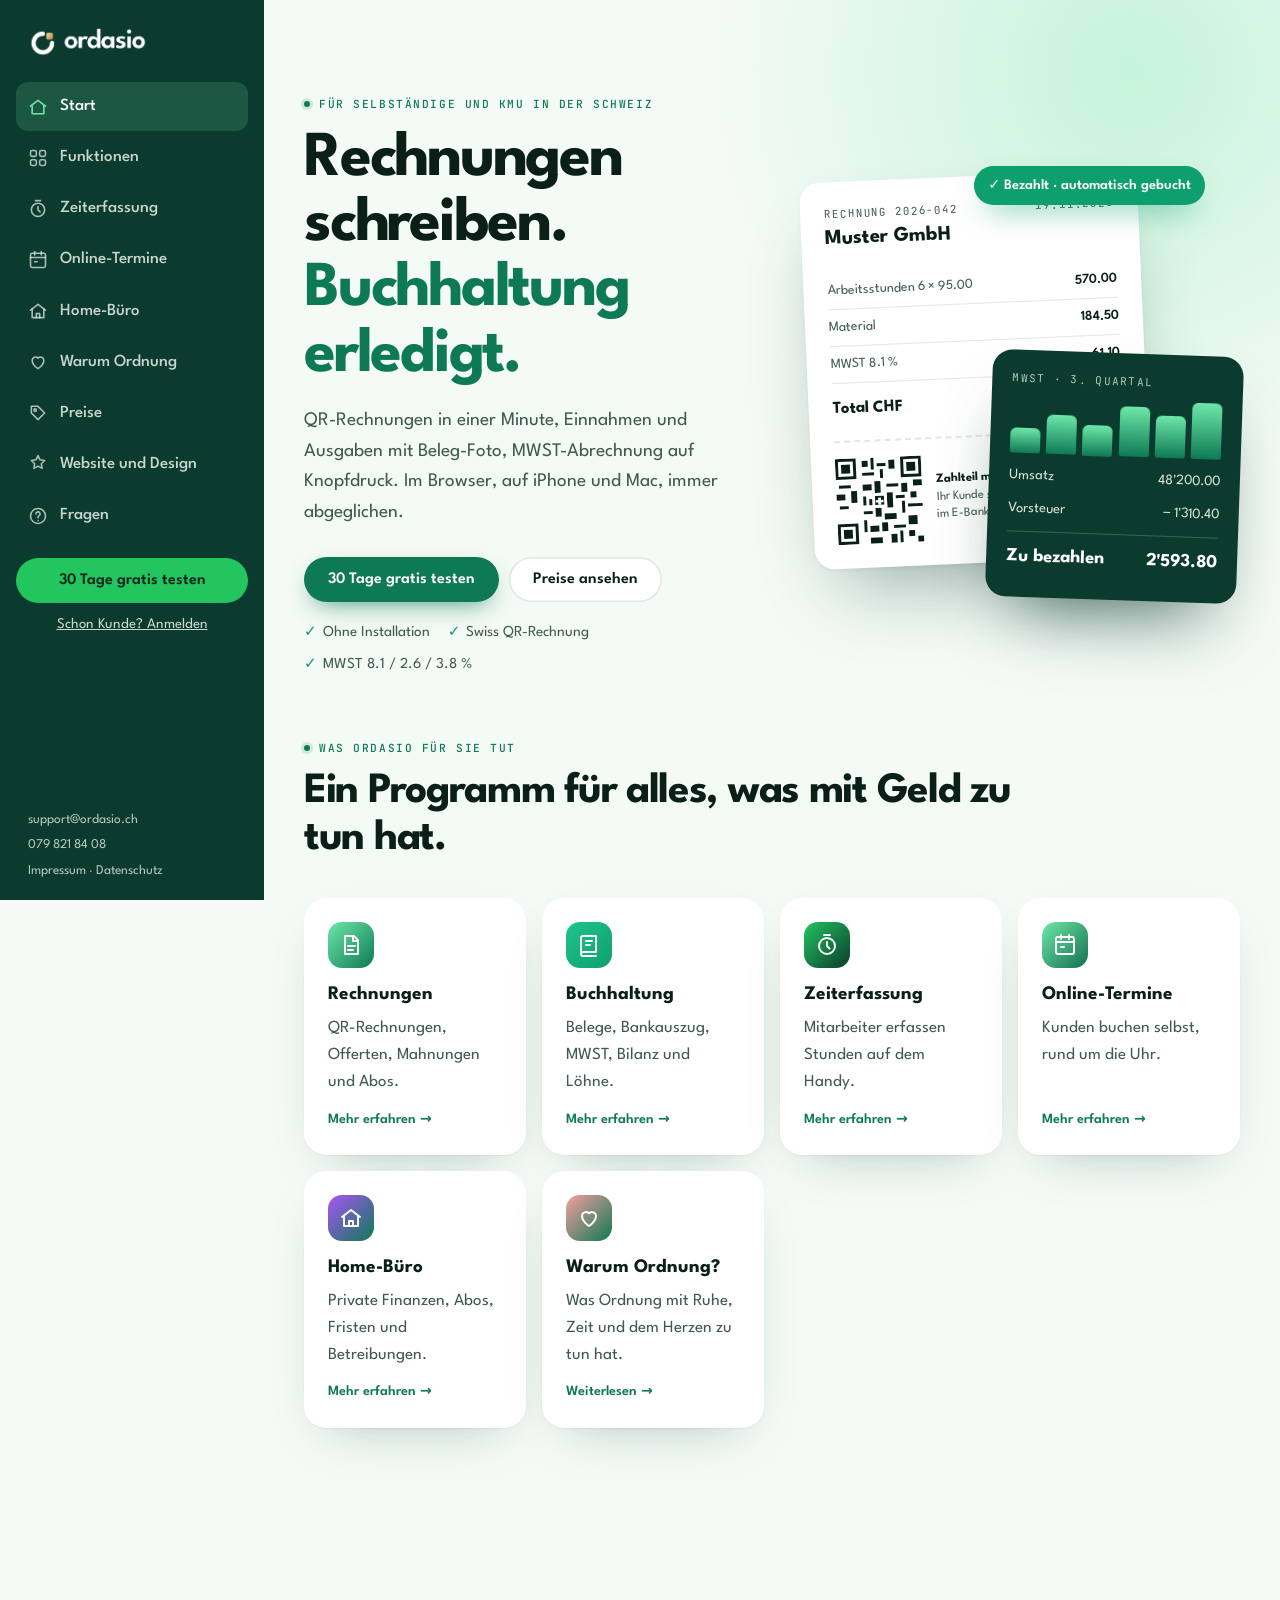
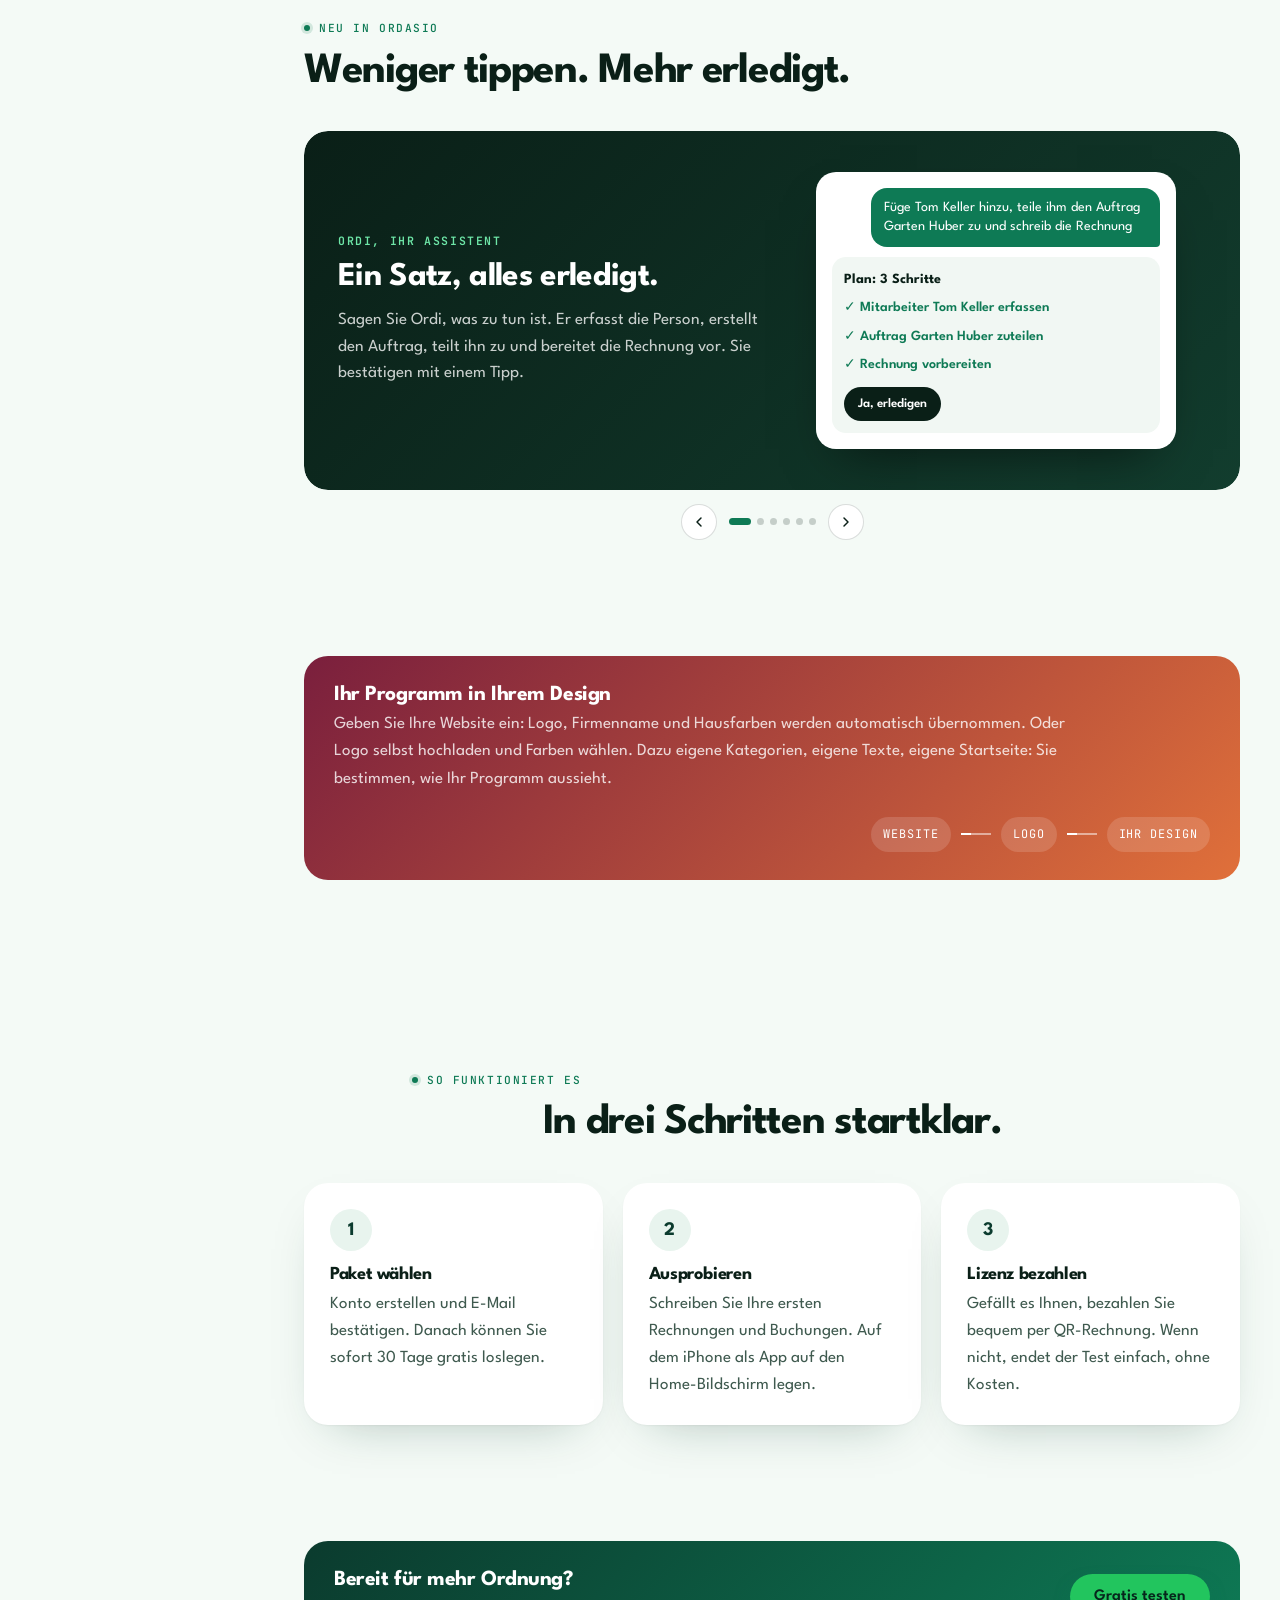
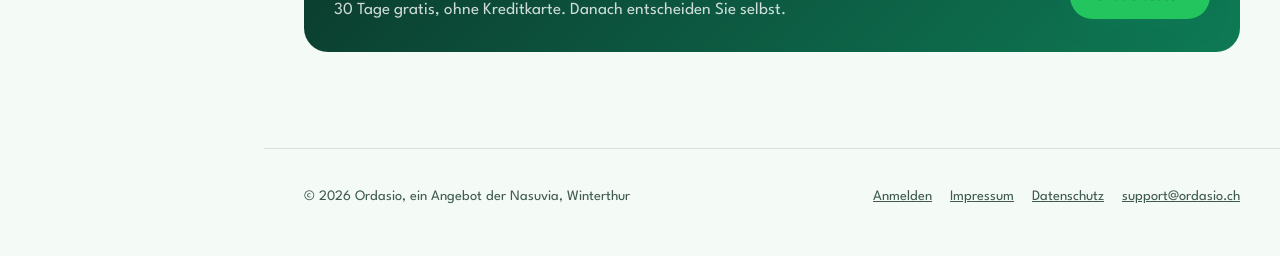
<file: index.html>
<!doctype html>
<html lang="de-CH">
<head>
  <meta charset="UTF-8" />
  <meta name="viewport" content="width=device-width, initial-scale=1.0" />
  <title>Ordasio | Rechnungen, Buchhaltung und Löhne für Schweizer KMU</title>
  <meta name="description" content="QR-Rechnungen schreiben, Einnahmen und Ausgaben buchen, MWST-Abrechnung auf Knopfdruck. Im Browser, auf iPhone und Mac. 30 Tage gratis testen." />
  <meta name="robots" content="index, follow, noai, noimageai" />
  <link rel="canonical" href="https://ordasio.ch/" />
  <meta property="og:type" content="website" />
  <meta property="og:url" content="https://ordasio.ch/" />
  <meta property="og:title" content="Ordasio | Rechnungen, Buchhaltung und Löhne für Schweizer KMU" />
  <meta property="og:description" content="QR-Rechnungen schreiben, Einnahmen und Ausgaben buchen, MWST-Abrechnung auf Knopfdruck. Im Browser, auf iPhone und Mac. 30 Tage gratis testen." />
  <meta property="og:image" content="https://ordasio.ch/og-image.png" />
  <meta property="og:locale" content="de_CH" />
  <meta name="theme-color" content="#F4FAF6" />
  <link rel="icon" type="image/png" href="favicon.png" />
  <link rel="apple-touch-icon" href="apple-touch-icon.png" />
  <link rel="preload" href="assets/league-spartan-latin-wght-normal-0z8Zi79b.woff2" as="font" type="font/woff2" crossorigin />
  <link rel="stylesheet" href="style.css" />
  <link rel="stylesheet" href="seiten.css" />
</head>
<body>
  <aside class="leiste" id="leiste" aria-label="Hauptmenü">
      <a href="./" class="leiste-logo" aria-label="Ordasio Startseite"><img src="logo-weiss.png" alt="Ordasio" /></a>
      <nav>
        <a href="./" aria-current="page"><svg viewBox="0 0 24 24" aria-hidden="true"><path d="M3 11 12 4l9 7"/><path d="M5 10v10h14V10"/></svg>Start</a>
        <a href="funktionen.html"><svg viewBox="0 0 24 24" aria-hidden="true"><rect x="3" y="3" width="7" height="7" rx="2"/><rect x="14" y="3" width="7" height="7" rx="2"/><rect x="3" y="14" width="7" height="7" rx="2"/><rect x="14" y="14" width="7" height="7" rx="2"/></svg>Funktionen</a>
        <a href="zeiterfassung.html"><svg viewBox="0 0 24 24" aria-hidden="true"><circle cx="12" cy="13" r="8"/><path d="M12 9v4l2.5 2.5M9 2h6"/></svg>Zeiterfassung</a>
        <a href="termine.html"><svg viewBox="0 0 24 24" aria-hidden="true"><rect x="3" y="4" width="18" height="17" rx="2"/><path d="M3 9h18M8 2v4M16 2v4M8 14h3"/></svg>Online-Termine</a>
        <a href="home-buero.html"><svg viewBox="0 0 24 24" aria-hidden="true"><path d="M3 11 12 4l9 7"/><path d="M5 10v10h14V10"/><path d="M10 20v-5h4v5"/></svg>Home-Büro</a>
        <a href="warum-ordnung.html"><svg viewBox="0 0 24 24" aria-hidden="true"><path d="M12 20s-7-4.4-7-10a4 4 0 0 1 7-2.6A4 4 0 0 1 19 10c0 5.6-7 10-7 10z"/></svg>Warum Ordnung</a>
        <a href="preise.html"><svg viewBox="0 0 24 24" aria-hidden="true"><path d="M20 12 12 20 4 12V4h8z"/><circle cx="8.5" cy="8.5" r="1.5"/></svg>Preise</a>
        <a href="services.html"><svg viewBox="0 0 24 24" aria-hidden="true"><path d="M12 2l2.4 5 5.6.8-4 3.9.9 5.5L12 14.6 7.1 17.2l.9-5.5-4-3.9 5.6-.8z"/></svg>Website und Design</a>
        <a href="fragen.html"><svg viewBox="0 0 24 24" aria-hidden="true"><circle cx="12" cy="12" r="9"/><path d="M9.5 9.5a2.5 2.5 0 1 1 3.5 2.3c-.6.3-1 .9-1 1.6V14M12 17.5v.01"/></svg>Fragen</a>
      </nav>
      <a href="testen.html" class="btn btn-haupt">30 Tage gratis testen</a>
      <a href="https://app.ordasio.ch/" class="anmelden">Schon Kunde? Anmelden</a>
      <div class="leiste-fuss">
        <a href="mailto:support@ordasio.ch">support@ordasio.ch</a>
        <a href="tel:+41798218408">079 821 84 08</a>
        <span><a href="impressum.html">Impressum</a> · <a href="datenschutz.html">Datenschutz</a></span>
      </div>
    </aside>
  <div class="schleier"></div>
  <div class="inhalt">
    <header class="handy-kopf">
      <a href="./" aria-label="Ordasio Startseite"><img src="logo.png" alt="Ordasio" /></a>
      <button type="button" class="menue-knopf" aria-controls="leiste" aria-expanded="false" aria-label="Menü öffnen"><svg viewBox="0 0 24 24"><path d="M4 7h16M4 12h16M4 17h16"/></svg></button>
    </header>
    <main>
    <section class="sw-hero">
      <div class="wrap">
        <div>
          <p class="label">Für Selbständige und KMU in der Schweiz</p>
          <h1>Rechnungen schreiben. <em>Buchhaltung erledigt.</em></h1>
          <p class="lead">QR-Rechnungen in einer Minute, Einnahmen und Ausgaben mit Beleg-Foto, MWST-Abrechnung auf Knopfdruck. Im Browser, auf iPhone und Mac, immer abgeglichen.</p>
          <div class="sw-cta">
            <a href="testen.html" class="btn btn-haupt">30 Tage gratis testen</a>
            <a href="preise.html" class="btn btn-zweit">Preise ansehen</a>
          </div>
          <div class="sw-punkte"><span>Ohne Installation</span><span>Swiss QR-Rechnung</span><span>MWST 8.1 / 2.6 / 3.8 %</span></div>
        </div>
        <div class="sw-bild" aria-hidden="true">
          <div class="sw-rechnung">
            <div class="kopf"><div><small>RECHNUNG 2026-042</small><b>Muster GmbH</b></div><small>19.11.2026</small></div>
            <div class="zeile"><span>Arbeitsstunden 6 × 95.00</span><b>570.00</b></div>
            <div class="zeile"><span>Material</span><b>184.50</b></div>
            <div class="zeile"><span>MWST 8.1 %</span><b>61.10</b></div>
            <div class="total"><span>Total CHF</span><span>815.60</span></div>
            <div class="sw-qr">
              <svg viewBox="0 0 29 29"><rect width="29" height="29" fill="#fff"/><g fill="#0A1F17"><path d="M0 0h7v7H0zM22 0h7v7h-7zM0 22h7v7H0z"/><path fill="#fff" d="M1 1h5v5H1zM23 1h5v5h-5zM1 23h5v5H1z"/><path d="M2 2h3v3H2zM24 2h3v3h-3zM2 24h3v3H2z"/><path d="M9 1h2v2H9zM12 0h1v4h-1zM14 2h3v1h-3zM18 1h2v3h-2zM9 5h4v1H9zM15 4h1v3h-1zM9 9h3v2H9zM13 8h2v4h-2zM17 9h4v1h-4zM22 9h2v3h-2zM26 8h3v2h-3zM1 9h4v1H1zM0 12h3v2H0zM5 11h2v4H5zM9 13h1v3H9zM11 14h4v2h-4zM17 12h2v5h-2zM20 13h3v1h-3zM25 12h2v2h-2zM1 16h3v1H1zM22 15h1v4h-1zM24 16h5v1h-5zM9 18h3v1H9zM13 17h2v3h-2zM16 19h4v2h-4zM9 21h1v4H9zM11 23h3v2h-3zM15 22h2v3h-2zM19 23h4v1h-4zM24 20h3v3h-3zM18 26h2v3h-2zM21 25h1v4h-1zM24 25h2v2h-2zM27 27h2v2h-2zM11 27h4v2h-4z"/></g><rect x="12" y="12" width="5" height="5" fill="#fff"/><path d="M13 13h3v3h-3z" fill="#0A1F17"/><path d="M14 13.6h1v.8h.8v.8H15v.8h-1v-.8h-.8v-.8h.8z" fill="#fff"/></svg>
              <small><b style="color:var(--tinte)">Zahlteil mit QR-Code</b><br>Ihr Kunde scannt und bezahlt direkt im E-Banking.</small>
            </div>
          </div>
          <div class="sw-bezahlt">✓ Bezahlt · automatisch gebucht</div>
          <div class="sw-mwst">
            <p>MWST · 3. Quartal</p>
            <div class="sw-balken"><i style="height:45%;animation-delay:.1s"></i><i style="height:70%;animation-delay:.2s"></i><i style="height:55%;animation-delay:.3s"></i><i style="height:90%;animation-delay:.4s"></i><i style="height:75%;animation-delay:.5s"></i><i style="height:100%;animation-delay:.6s"></i></div>
            <div class="z"><span>Umsatz</span><span>48'200.00</span></div>
            <div class="z"><span>Vorsteuer</span><span>− 1'310.40</span></div>
            <div class="z gross"><span>Zu bezahlen</span><span>2'593.80</span></div>
          </div>
        </div>
      </div>
    </section>

    <section class="sw" style="padding-top:24px">
      <div class="wrap">
        <div class="sw-titel"><p class="label">Was Ordasio für Sie tut</p><h2>Ein Programm für alles, was mit Geld zu tun hat.</h2></div>
        <div class="weiter">
          <a href="funktionen.html#rechnungen"><span class="ic" style="background:linear-gradient(135deg,#6EE7A8,#0E7A55)"><svg viewBox="0 0 24 24" aria-hidden="true"><path d="M6 3h9l4 4v14H6z"/><path d="M14 3v5h5M9 13h7M9 17h5"/></svg></span><b>Rechnungen</b><span>QR-Rechnungen, Offerten, Mahnungen und Abos.</span><small>Mehr erfahren →</small></a>
          <a href="funktionen.html#buchhaltung"><span class="ic" style="background:linear-gradient(135deg,#1FC48D,#0E9F6E)"><svg viewBox="0 0 24 24" aria-hidden="true"><path d="M4 19V5a2 2 0 0 1 2-2h13v16H6a2 2 0 0 0-2 2 2 2 0 0 0 2 2h13"/><path d="M9 8h6M9 12h4"/></svg></span><b>Buchhaltung</b><span>Belege, Bankauszug, MWST, Bilanz und Löhne.</span><small>Mehr erfahren →</small></a>
          <a href="zeiterfassung.html"><span class="ic" style="background:linear-gradient(135deg,#22C55E,#0B3B2E)"><svg viewBox="0 0 24 24" aria-hidden="true"><circle cx="12" cy="13" r="8"/><path d="M12 9v4l2.5 2.5M9 2h6"/></svg></span><b>Zeiterfassung</b><span>Mitarbeiter erfassen Stunden auf dem Handy.</span><small>Mehr erfahren →</small></a>
          <a href="termine.html"><span class="ic" style="background:linear-gradient(135deg,#6EE7A8,#13704F)"><svg viewBox="0 0 24 24" aria-hidden="true"><rect x="3" y="4" width="18" height="17" rx="2"/><path d="M3 9h18M8 2v4M16 2v4M8 14h3"/></svg></span><b>Online-Termine</b><span>Kunden buchen selbst, rund um die Uhr.</span><small>Mehr erfahren →</small></a>
          <a href="home-buero.html"><span class="ic" style="background:linear-gradient(135deg,#A855F7,#0E7A55)"><svg viewBox="0 0 24 24" aria-hidden="true"><path d="M3 11 12 4l9 7"/><path d="M5 10v10h14V10"/><path d="M10 20v-5h4v5"/></svg></span><b>Home-Büro</b><span>Private Finanzen, Abos, Fristen und Betreibungen.</span><small>Mehr erfahren →</small></a>
          <a href="warum-ordnung.html"><span class="ic" style="background:linear-gradient(135deg,#F59E9E,#0E7A55)"><svg viewBox="0 0 24 24" aria-hidden="true"><path d="M12 20s-7-4.4-7-10a4 4 0 0 1 7-2.6A4 4 0 0 1 19 10c0 5.6-7 10-7 10z"/></svg></span><b>Warum Ordnung?</b><span>Was Ordnung mit Ruhe, Zeit und dem Herzen zu tun hat.</span><small>Weiterlesen →</small></a>
        </div>
      </div>
    </section>
    <section class="sw sw-vitrine" aria-label="Neue Funktionen">
      <div class="wrap">
        <div class="sw-titel"><p class="label">Neu in Ordasio</p><h2>Weniger tippen. Mehr erledigt.</h2></div>
        <div class="vt-band" tabindex="0">
          <article class="vt-karte">
            <div class="vt-text"><p class="vt-label">Ordi, Ihr Assistent</p><h3>Ein Satz, alles erledigt.</h3><p>Sagen Sie Ordi, was zu tun ist. Er erfasst die Person, erstellt den Auftrag, teilt ihn zu und bereitet die Rechnung vor. Sie bestätigen mit einem Tipp.</p></div>
            <div class="vt-bild" aria-hidden="true"><div class="vt-chat"><p class="vt-du">Füge Tom Keller hinzu, teile ihm den Auftrag Garten Huber zu und schreib die Rechnung</p>
              <div class="vt-plan"><b>Plan: 3 Schritte</b><span>✓ Mitarbeiter Tom Keller erfassen</span><span>✓ Auftrag Garten Huber zuteilen</span><span>✓ Rechnung vorbereiten</span><i>Ja, erledigen</i></div></div></div>
          </article>
          <article class="vt-karte">
            <div class="vt-text"><p class="vt-label">Bankabgleich, der mitlernt</p><h3>Kontoauszug rein, fertig gebucht.</h3><p>camt.053, CSV oder PDF von jeder Schweizer Bank. Ordasio erkennt bezahlte Rechnungen und merkt sich, wie Sie Swisscom, Migros und Co. buchen.</p></div>
            <div class="vt-bild" aria-hidden="true"><div class="vt-liste"><div><span>Huber AG</span><b class="plus">+ 1'250.00</b><small>Rechnung 2026-014 bezahlt</small></div><div><span>Swisscom</span><b>− 89.00</b><small>Telefon · gelernt</small></div><div><span>Migros Zürich</span><b>− 45.20</b><small>Material · gelernt</small></div><div class="vt-ok">✓ Saldo stimmt mit dem Auszug</div></div></div>
          </article>
          <article class="vt-karte">
            <div class="vt-text"><p class="vt-label">Mitarbeiter-App</p><h3>Ihr Team auf dem Handy.</h3><p>Stempeln, Aufträge, Fotos, Spesen und Ferienanträge. Ohne Installation, ohne Passwort: ein Link genügt. Und Sie sehen jederzeit, wie die App bei Ihren Leuten aussieht.</p></div>
            <div class="vt-bild" aria-hidden="true"><div class="vt-handy"><div class="vt-stempel"><small>Heute</small><b>07:02 – läuft</b><span>Garten Huber</span></div><div class="vt-zeile"><span>Material für Sie</span><b>30 m Kabel · liegt bereit</b></div><div class="vt-zeile"><span>Ferien 22.–26.12.</span><b class="gruen">Genehmigt</b></div></div></div>
          </article>
          <article class="vt-karte">
            <div class="vt-text"><p class="vt-label">Lager und Bereitstellen</p><h3>Material, das schon bereitliegt.</h3><p>Der Projektleiter fordert an, der Lagerist stellt bereit, der Bestand ist sofort abgebucht und dem Auftrag zugeordnet. Niemand sucht mehr Kabel.</p></div>
            <div class="vt-bild" aria-hidden="true"><div class="vt-fluss"><div><small>Projektleiter</small><b>30 m Kabel für Robert</b></div><i></i><div><small>Lagerist</small><b>Bereitgestellt ✓</b></div><i></i><div><small>Robert</small><b>Abgeholt ✓</b></div></div></div>
          </article>
          <article class="vt-karte">
            <div class="vt-text"><p class="vt-label">Briefing</p><h3>Jeden Montag wissen, was ansteht.</h3><p>Überfällige Rechnungen, nächste MWST-Frist, Kontostand, offene Anträge: kurz zusammengefasst, wann Sie wollen, auch im Handy-Kalender.</p></div>
            <div class="vt-bild" aria-hidden="true"><div class="vt-liste"><div><span>Guten Morgen</span><b>Mo 07:30</b></div><div><span>Überfällig</span><b>2 Rechnungen</b></div><div><span>MWST 4. Quartal</span><b>in 12 Tagen</b></div><div><span>Kontostand</span><b class="plus">13'161.80</b></div></div></div>
          </article>
          <article class="vt-karte">
            <div class="vt-text"><p class="vt-label">Online-Offerte</p><h3>Kunde unterschreibt auf dem Handy.</h3><p>Offerte per Link senden, der Kunde nimmt sie mit Unterschrift an. Sie sehen sofort, wer sie geöffnet und angenommen hat, und machen mit einem Klick die Rechnung daraus.</p></div>
            <div class="vt-bild" aria-hidden="true"><div class="vt-liste"><div><span>Offerte 2026-031</span><b>4'860.00</b></div><div><span>Geöffnet</span><b>gestern 18:42</b></div><div class="vt-ok">✓ Angenommen von R. Keller</div></div></div>
          </article>
        </div>
        <div class="vt-fuss"><button type="button" class="vt-nav" data-vt="-1" aria-label="Zurück"><svg viewBox="0 0 24 24"><path d="M15 6l-6 6 6 6"/></svg></button><span class="vt-punkte"></span><button type="button" class="vt-nav" data-vt="1" aria-label="Weiter"><svg viewBox="0 0 24 24"><path d="M9 6l6 6-6 6"/></svg></button></div>
      </div>
    </section>

    <section class="sw" id="design" style="padding-top:0">
      <div class="wrap">
        <div class="sw-zusammen" style="background:linear-gradient(135deg,#7a1f3d,#e0703a)">
          <div><h3>Ihr Programm in Ihrem Design</h3><p>Geben Sie Ihre Website ein: Logo, Firmenname und Hausfarben werden automatisch übernommen. Oder Logo selbst hochladen und Farben wählen. Dazu eigene Kategorien, eigene Texte, eigene Startseite: Sie bestimmen, wie Ihr Programm aussieht.</p></div>
          <div class="sw-fluss" aria-hidden="true"><span>Website</span><i></i><span>Logo</span><i></i><span>Ihr Design</span></div>
        </div>
      </div>
    </section>

    <section class="sw">
      <div class="wrap">
        <div class="sw-titel mitte"><p class="label">So funktioniert es</p><h2>In drei Schritten startklar.</h2></div>
        <div class="sw-schritte">
          <div class="sw-schritt"><h3>Paket wählen</h3><p>Konto erstellen und E-Mail bestätigen. Danach können Sie sofort 30 Tage gratis loslegen.</p></div>
          <div class="sw-schritt"><h3>Ausprobieren</h3><p>Schreiben Sie Ihre ersten Rechnungen und Buchungen. Auf dem iPhone als App auf den Home-Bildschirm legen.</p></div>
          <div class="sw-schritt"><h3>Lizenz bezahlen</h3><p>Gefällt es Ihnen, bezahlen Sie bequem per QR-Rechnung. Wenn nicht, endet der Test einfach, ohne Kosten.</p></div>
        </div>
      </div>
    </section>

    <section class="sw" style="padding-top:0">
      <div class="wrap">
        <div class="sw-zusammen">
          <div><h3>Bereit für mehr Ordnung?</h3><p>30 Tage gratis, ohne Kreditkarte. Danach entscheiden Sie selbst.</p></div>
          <a href="testen.html" class="btn btn-haupt" style="margin-left:auto;background:#22C55E;color:#06261C">Gratis testen</a>
        </div>
      </div>
    </section>
    </main>
    <footer class="sw-fuss">
      <div class="wrap">
        <span>© 2026 Ordasio, ein Angebot der Nasuvia, Winterthur</span>
        <span class="rechts"><a href="https://app.ordasio.ch/">Anmelden</a><a href="impressum.html">Impressum</a><a href="datenschutz.html">Datenschutz</a><a href="mailto:support@ordasio.ch">support@ordasio.ch</a></span>
      </div>
    </footer>
  </div>
  <script src="seiten.js"></script>
</body>
</html>
</file>
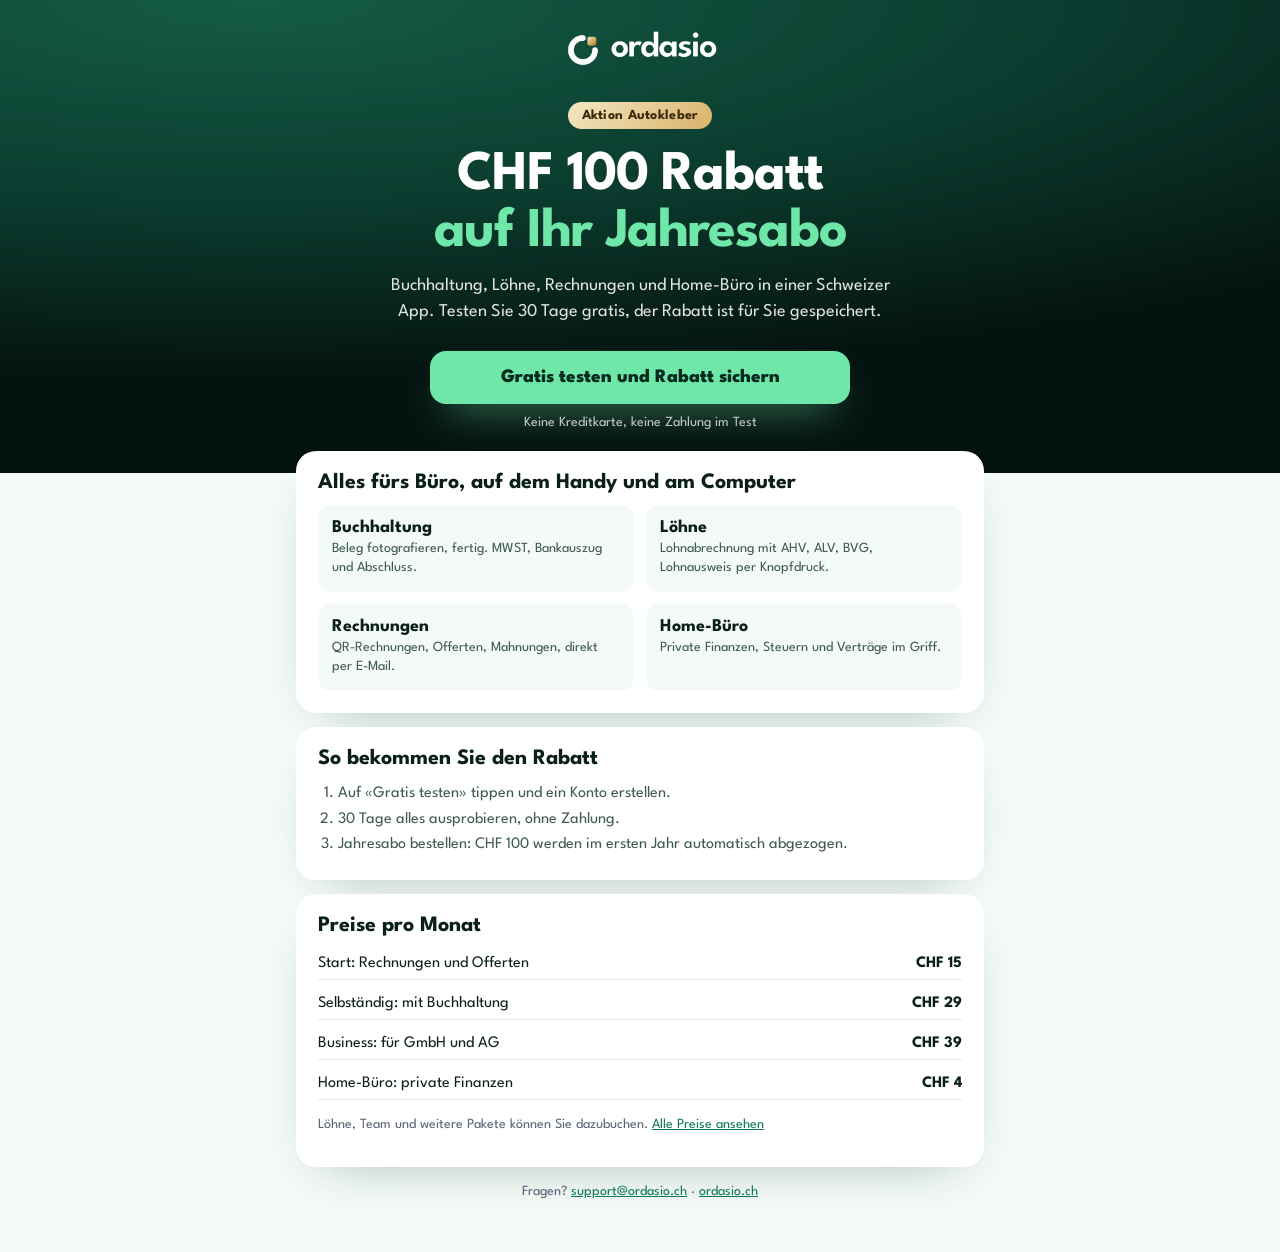
<file: auto/index.html>
<!doctype html>
<html lang="de-CH">
<head>
  <meta charset="UTF-8" />
  <meta name="viewport" content="width=device-width, initial-scale=1.0, viewport-fit=cover" />
  <title>CHF 100 Rabatt | Ordasio</title>
  <meta name="description" content="Gesehen auf der Strasse? Ordasio 30 Tage gratis testen und CHF 100 Rabatt auf das erste Jahresabo erhalten. Buchhaltung, Löhne, Rechnungen und Home-Büro." />
  <meta name="robots" content="noindex, follow" />
  <meta name="theme-color" content="#0B3B2E" />
  <link rel="icon" type="image/png" href="../favicon.png" />
  <link rel="preload" href="../assets/league-spartan-latin-wght-normal-0z8Zi79b.woff2" as="font" type="font/woff2" crossorigin />
  <style>
    @font-face { font-family: 'League Spartan'; src: url('../assets/league-spartan-latin-wght-normal-0z8Zi79b.woff2') format('woff2'); font-weight: 100 900; font-display: swap; }
    * { box-sizing: border-box; }
    body { margin: 0; font-family: 'League Spartan', system-ui, sans-serif; color: #0A1F17; background: #F4FAF6; -webkit-font-smoothing: antialiased; }
    .held { background: radial-gradient(120% 80% at 20% 0%, #145C46 0%, #0B3B2E 55%, #051310 100%); color: #fff; padding: calc(28px + env(safe-area-inset-top)) 22px 44px; text-align: center; }
    .held img { height: 44px; margin-bottom: 26px; }
    .marke { display: inline-block; background: linear-gradient(135deg, #F4E7C3, #D9B26A); color: #3A2A0B; font-weight: 700; border-radius: 100px; padding: 7px 14px; font-size: 14px; letter-spacing: .02em; }
    h1 { font-size: clamp(34px, 9vw, 56px); line-height: 1.02; margin: 18px auto 12px; max-width: 640px; letter-spacing: -.02em; }
    h1 span { color: #6EE7A8; }
    .held p { font-size: 18px; line-height: 1.45; opacity: .88; max-width: 520px; margin: 0 auto 26px; }
    .knopf { display: inline-flex; align-items: center; justify-content: center; gap: 8px; background: #6EE7A8; color: #062A1E; font-weight: 800; font-size: 19px; text-decoration: none; border-radius: 16px; padding: 18px 26px; box-shadow: 0 18px 40px -18px rgba(110, 231, 168, .8); width: min(100%, 420px); }
    .klein { display: block; margin-top: 12px; font-size: 14px; opacity: .75; }
    main { max-width: 720px; margin: -22px auto 0; padding: 0 16px 40px; }
    .karte { background: #fff; border-radius: 20px; box-shadow: 0 18px 50px -30px rgba(11, 59, 46, .45); padding: 22px; margin-bottom: 14px; }
    .raster { display: grid; grid-template-columns: 1fr 1fr; gap: 12px; }
    .bereich { background: #F4FAF6; border-radius: 14px; padding: 14px; }
    .bereich b { display: block; font-size: 18px; margin-bottom: 4px; }
    .bereich span { font-size: 14px; color: #3F5A4F; line-height: 1.35; }
    h2 { margin: 0 0 12px; font-size: 22px; }
    ol { margin: 0; padding-left: 20px; line-height: 1.6; color: #3F5A4F; font-size: 16px; }
    .preise { display: grid; gap: 8px; }
    .preise div { display: flex; justify-content: space-between; border-bottom: 1px solid #E3E9E6; padding: 8px 0; font-size: 16px; }
    .preise b { font-variant-numeric: tabular-nums; }
    .fuss { text-align: center; font-size: 14px; color: #5B6478; margin-top: 18px; }
    .fuss a { color: #0E7A55; }
    @media (max-width: 420px) { .raster { grid-template-columns: 1fr; } }
  </style>
</head>
<body>
  <header class="held">
    <img src="../logo-weiss.png" alt="Ordasio" />
    <div><span class="marke">Aktion Autokleber</span></div>
    <h1>CHF 100 Rabatt<br /><span>auf Ihr Jahresabo</span></h1>
    <p>Buchhaltung, Löhne, Rechnungen und Home-Büro in einer Schweizer App. Testen Sie 30 Tage gratis, der Rabatt ist für Sie gespeichert.</p>
    <a class="knopf" href="https://app.ordasio.ch/?neu=1&amp;code=AUTO100">Gratis testen und Rabatt sichern</a>
    <span class="klein">Keine Kreditkarte, keine Zahlung im Test</span>
  </header>
  <main>
    <section class="karte">
      <h2>Alles fürs Büro, auf dem Handy und am Computer</h2>
      <div class="raster">
        <div class="bereich"><b>Buchhaltung</b><span>Beleg fotografieren, fertig. MWST, Bankauszug und Abschluss.</span></div>
        <div class="bereich"><b>Löhne</b><span>Lohnabrechnung mit AHV, ALV, BVG, Lohnausweis per Knopfdruck.</span></div>
        <div class="bereich"><b>Rechnungen</b><span>QR-Rechnungen, Offerten, Mahnungen, direkt per E-Mail.</span></div>
        <div class="bereich"><b>Home-Büro</b><span>Private Finanzen, Steuern und Verträge im Griff.</span></div>
      </div>
    </section>
    <section class="karte">
      <h2>So bekommen Sie den Rabatt</h2>
      <ol>
        <li>Auf «Gratis testen» tippen und ein Konto erstellen.</li>
        <li>30 Tage alles ausprobieren, ohne Zahlung.</li>
        <li>Jahresabo bestellen: CHF 100 werden im ersten Jahr automatisch abgezogen.</li>
      </ol>
    </section>
    <section class="karte">
      <h2>Preise pro Monat</h2>
      <div class="preise">
        <div><span>Start: Rechnungen und Offerten</span><b>CHF 15</b></div>
        <div><span>Selbständig: mit Buchhaltung</span><b>CHF 29</b></div>
        <div><span>Business: für GmbH und AG</span><b>CHF 39</b></div>
        <div><span>Home-Büro: private Finanzen</span><b>CHF 4</b></div>
      </div>
      <p class="fuss" style="text-align:left">Löhne, Team und weitere Pakete können Sie dazubuchen. <a href="../preise.html">Alle Preise ansehen</a></p>
    </section>
    <p class="fuss">Fragen? <a href="mailto:support@ordasio.ch">support@ordasio.ch</a> · <a href="../">ordasio.ch</a></p>
  </main>
</body>
</html>
</file>
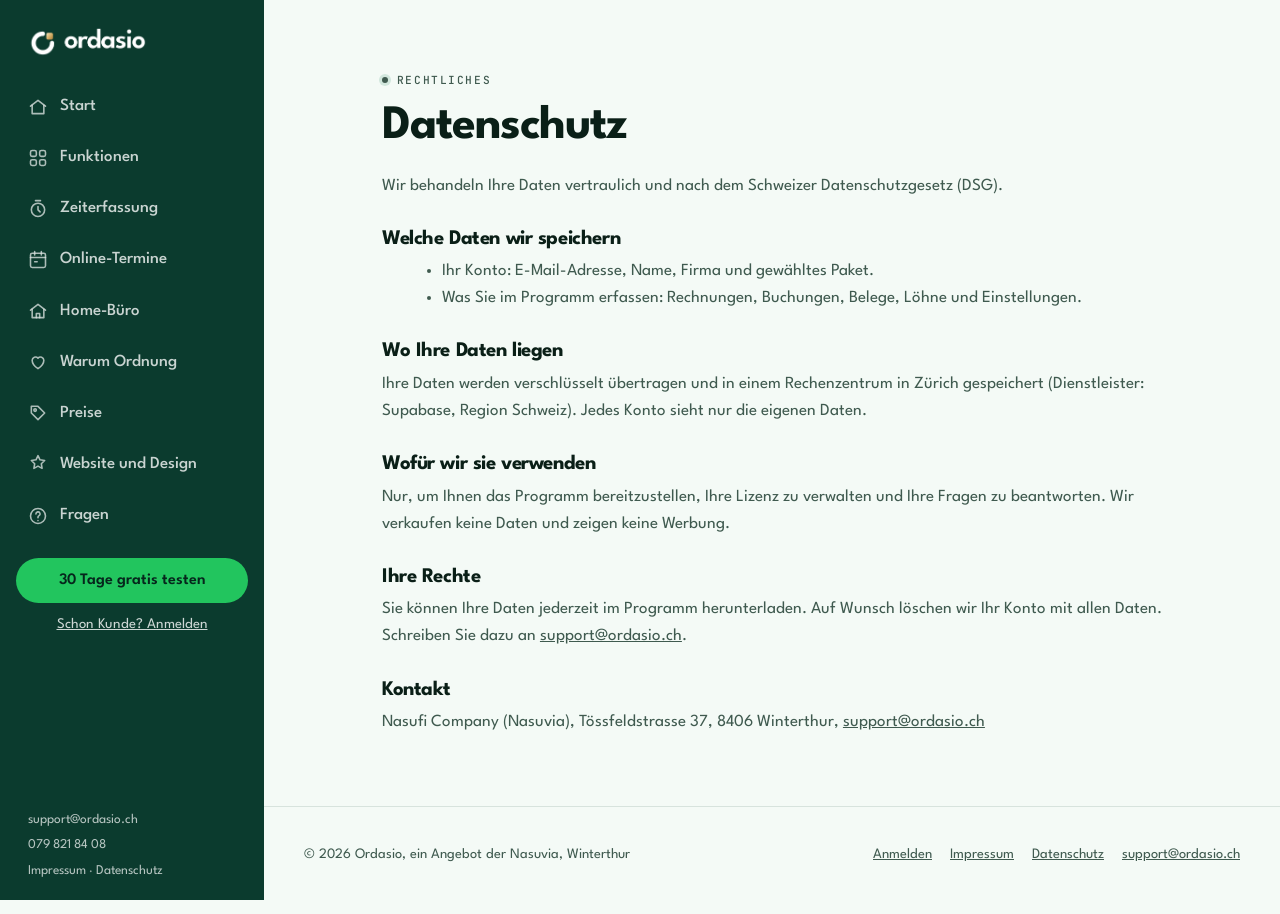
<file: datenschutz.html>
<!doctype html>
<html lang="de-CH">
<head>
  <meta charset="UTF-8" />
  <meta name="viewport" content="width=device-width, initial-scale=1.0" />
  <title>Datenschutz | Ordasio</title>
  <meta name="robots" content="noindex, follow, noai, noimageai" />
  <link rel="icon" type="image/png" href="favicon.png" />
  <link rel="stylesheet" href="style.css" />
  <link rel="stylesheet" href="seiten.css" />
</head>
<body>
  <aside class="leiste" id="leiste" aria-label="Hauptmenü">
      <a href="./" class="leiste-logo" aria-label="Ordasio Startseite"><img src="logo-weiss.png" alt="Ordasio" /></a>
      <nav>
        <a href="./"><svg viewBox="0 0 24 24" aria-hidden="true"><path d="M3 11 12 4l9 7"/><path d="M5 10v10h14V10"/></svg>Start</a>
        <a href="funktionen.html"><svg viewBox="0 0 24 24" aria-hidden="true"><rect x="3" y="3" width="7" height="7" rx="2"/><rect x="14" y="3" width="7" height="7" rx="2"/><rect x="3" y="14" width="7" height="7" rx="2"/><rect x="14" y="14" width="7" height="7" rx="2"/></svg>Funktionen</a>
        <a href="zeiterfassung.html"><svg viewBox="0 0 24 24" aria-hidden="true"><circle cx="12" cy="13" r="8"/><path d="M12 9v4l2.5 2.5M9 2h6"/></svg>Zeiterfassung</a>
        <a href="termine.html"><svg viewBox="0 0 24 24" aria-hidden="true"><rect x="3" y="4" width="18" height="17" rx="2"/><path d="M3 9h18M8 2v4M16 2v4M8 14h3"/></svg>Online-Termine</a>
        <a href="home-buero.html"><svg viewBox="0 0 24 24" aria-hidden="true"><path d="M3 11 12 4l9 7"/><path d="M5 10v10h14V10"/><path d="M10 20v-5h4v5"/></svg>Home-Büro</a>
        <a href="warum-ordnung.html"><svg viewBox="0 0 24 24" aria-hidden="true"><path d="M12 20s-7-4.4-7-10a4 4 0 0 1 7-2.6A4 4 0 0 1 19 10c0 5.6-7 10-7 10z"/></svg>Warum Ordnung</a>
        <a href="preise.html"><svg viewBox="0 0 24 24" aria-hidden="true"><path d="M20 12 12 20 4 12V4h8z"/><circle cx="8.5" cy="8.5" r="1.5"/></svg>Preise</a>
        <a href="services.html"><svg viewBox="0 0 24 24" aria-hidden="true"><path d="M12 2l2.4 5 5.6.8-4 3.9.9 5.5L12 14.6 7.1 17.2l.9-5.5-4-3.9 5.6-.8z"/></svg>Website und Design</a>
        <a href="fragen.html"><svg viewBox="0 0 24 24" aria-hidden="true"><circle cx="12" cy="12" r="9"/><path d="M9.5 9.5a2.5 2.5 0 1 1 3.5 2.3c-.6.3-1 .9-1 1.6V14M12 17.5v.01"/></svg>Fragen</a>
      </nav>
      <a href="testen.html" class="btn btn-haupt">30 Tage gratis testen</a>
      <a href="https://app.ordasio.ch/" class="anmelden">Schon Kunde? Anmelden</a>
      <div class="leiste-fuss">
        <a href="mailto:support@ordasio.ch">support@ordasio.ch</a>
        <a href="tel:+41798218408">079 821 84 08</a>
        <span><a href="impressum.html">Impressum</a> · <a href="datenschutz.html">Datenschutz</a></span>
      </div>
    </aside>
  <div class="schleier"></div>
  <div class="inhalt">
    <header class="handy-kopf">
      <a href="./" aria-label="Ordasio Startseite"><img src="logo.png" alt="Ordasio" /></a>
      <button type="button" class="menue-knopf" aria-controls="leiste" aria-expanded="false" aria-label="Menü öffnen"><svg viewBox="0 0 24 24"><path d="M4 7h16M4 12h16M4 17h16"/></svg></button>
    </header>
    <main class="wrap recht">
      <p class="label">Rechtliches</p>
    <h1>Datenschutz</h1>
    <p>Wir behandeln Ihre Daten vertraulich und nach dem Schweizer Datenschutzgesetz (DSG).</p>
    <h2>Welche Daten wir speichern</h2>
    <ul>
      <li>Ihr Konto: E-Mail-Adresse, Name, Firma und gewähltes Paket.</li>
      <li>Was Sie im Programm erfassen: Rechnungen, Buchungen, Belege, Löhne und Einstellungen.</li>
    </ul>
    <h2>Wo Ihre Daten liegen</h2>
    <p>Ihre Daten werden verschlüsselt übertragen und in einem Rechenzentrum in Zürich gespeichert (Dienstleister: Supabase, Region Schweiz). Jedes Konto sieht nur die eigenen Daten.</p>
    <h2>Wofür wir sie verwenden</h2>
    <p>Nur, um Ihnen das Programm bereitzustellen, Ihre Lizenz zu verwalten und Ihre Fragen zu beantworten. Wir verkaufen keine Daten und zeigen keine Werbung.</p>
    <h2>Ihre Rechte</h2>
    <p>Sie können Ihre Daten jederzeit im Programm herunterladen. Auf Wunsch löschen wir Ihr Konto mit allen Daten. Schreiben Sie dazu an <a href="mailto:support@ordasio.ch">support@ordasio.ch</a>.</p>
    <h2>Kontakt</h2>
    <p>Nasufi Company (Nasuvia), Tössfeldstrasse 37, 8406 Winterthur, <a href="mailto:support@ordasio.ch">support@ordasio.ch</a></p>
    </main>
    <footer class="sw-fuss">
      <div class="wrap">
        <span>© 2026 Ordasio, ein Angebot der Nasuvia, Winterthur</span>
        <span class="rechts"><a href="https://app.ordasio.ch/">Anmelden</a><a href="impressum.html">Impressum</a><a href="datenschutz.html">Datenschutz</a><a href="mailto:support@ordasio.ch">support@ordasio.ch</a></span>
      </div>
    </footer>
  </div>
  <script src="seiten.js"></script>
</body>
</html>
</file>
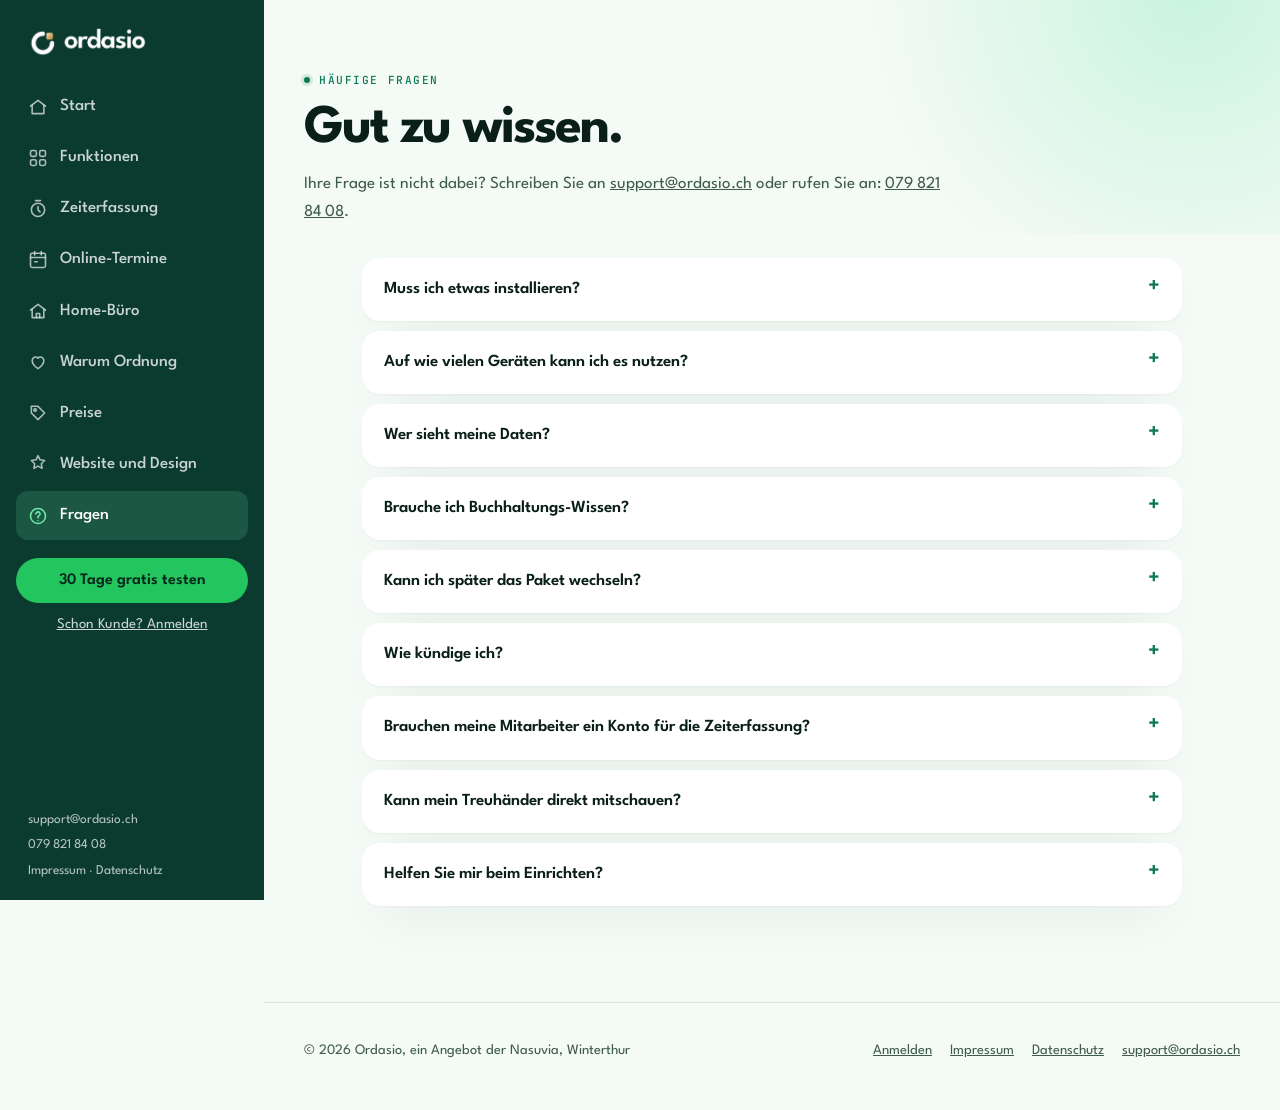
<file: fragen.html>
<!doctype html>
<html lang="de-CH">
<head>
  <meta charset="UTF-8" />
  <meta name="viewport" content="width=device-width, initial-scale=1.0" />
  <title>Häufige Fragen | Ordasio</title>
  <meta name="description" content="Antworten zu Ordasio: Installation, Geräte, Datenschutz, Paketwechsel, Kündigung und Treuhänder." />
  <meta name="robots" content="index, follow, noai, noimageai" />
  <link rel="canonical" href="https://ordasio.ch/fragen.html" />
  <meta property="og:type" content="website" />
  <meta property="og:url" content="https://ordasio.ch/fragen.html" />
  <meta property="og:title" content="Häufige Fragen | Ordasio" />
  <meta property="og:description" content="Antworten zu Ordasio: Installation, Geräte, Datenschutz, Paketwechsel, Kündigung und Treuhänder." />
  <meta property="og:image" content="https://ordasio.ch/og-image.png" />
  <meta property="og:locale" content="de_CH" />
  <meta name="theme-color" content="#F4FAF6" />
  <link rel="icon" type="image/png" href="favicon.png" />
  <link rel="apple-touch-icon" href="apple-touch-icon.png" />
  <link rel="preload" href="assets/league-spartan-latin-wght-normal-0z8Zi79b.woff2" as="font" type="font/woff2" crossorigin />
  <link rel="stylesheet" href="style.css" />
  <link rel="stylesheet" href="seiten.css" />
</head>
<body>
  <aside class="leiste" id="leiste" aria-label="Hauptmenü">
      <a href="./" class="leiste-logo" aria-label="Ordasio Startseite"><img src="logo-weiss.png" alt="Ordasio" /></a>
      <nav>
        <a href="./"><svg viewBox="0 0 24 24" aria-hidden="true"><path d="M3 11 12 4l9 7"/><path d="M5 10v10h14V10"/></svg>Start</a>
        <a href="funktionen.html"><svg viewBox="0 0 24 24" aria-hidden="true"><rect x="3" y="3" width="7" height="7" rx="2"/><rect x="14" y="3" width="7" height="7" rx="2"/><rect x="3" y="14" width="7" height="7" rx="2"/><rect x="14" y="14" width="7" height="7" rx="2"/></svg>Funktionen</a>
        <a href="zeiterfassung.html"><svg viewBox="0 0 24 24" aria-hidden="true"><circle cx="12" cy="13" r="8"/><path d="M12 9v4l2.5 2.5M9 2h6"/></svg>Zeiterfassung</a>
        <a href="termine.html"><svg viewBox="0 0 24 24" aria-hidden="true"><rect x="3" y="4" width="18" height="17" rx="2"/><path d="M3 9h18M8 2v4M16 2v4M8 14h3"/></svg>Online-Termine</a>
        <a href="home-buero.html"><svg viewBox="0 0 24 24" aria-hidden="true"><path d="M3 11 12 4l9 7"/><path d="M5 10v10h14V10"/><path d="M10 20v-5h4v5"/></svg>Home-Büro</a>
        <a href="warum-ordnung.html"><svg viewBox="0 0 24 24" aria-hidden="true"><path d="M12 20s-7-4.4-7-10a4 4 0 0 1 7-2.6A4 4 0 0 1 19 10c0 5.6-7 10-7 10z"/></svg>Warum Ordnung</a>
        <a href="preise.html"><svg viewBox="0 0 24 24" aria-hidden="true"><path d="M20 12 12 20 4 12V4h8z"/><circle cx="8.5" cy="8.5" r="1.5"/></svg>Preise</a>
        <a href="services.html"><svg viewBox="0 0 24 24" aria-hidden="true"><path d="M12 2l2.4 5 5.6.8-4 3.9.9 5.5L12 14.6 7.1 17.2l.9-5.5-4-3.9 5.6-.8z"/></svg>Website und Design</a>
        <a href="fragen.html" aria-current="page"><svg viewBox="0 0 24 24" aria-hidden="true"><circle cx="12" cy="12" r="9"/><path d="M9.5 9.5a2.5 2.5 0 1 1 3.5 2.3c-.6.3-1 .9-1 1.6V14M12 17.5v.01"/></svg>Fragen</a>
      </nav>
      <a href="testen.html" class="btn btn-haupt">30 Tage gratis testen</a>
      <a href="https://app.ordasio.ch/" class="anmelden">Schon Kunde? Anmelden</a>
      <div class="leiste-fuss">
        <a href="mailto:support@ordasio.ch">support@ordasio.ch</a>
        <a href="tel:+41798218408">079 821 84 08</a>
        <span><a href="impressum.html">Impressum</a> · <a href="datenschutz.html">Datenschutz</a></span>
      </div>
    </aside>
  <div class="schleier"></div>
  <div class="inhalt">
    <header class="handy-kopf">
      <a href="./" aria-label="Ordasio Startseite"><img src="logo.png" alt="Ordasio" /></a>
      <button type="button" class="menue-knopf" aria-controls="leiste" aria-expanded="false" aria-label="Menü öffnen"><svg viewBox="0 0 24 24"><path d="M4 7h16M4 12h16M4 17h16"/></svg></button>
    </header>
    <main>
    <section class="seiten-kopf">
      <div class="wrap">
        <p class="label">Häufige Fragen</p>
        <h1>Gut zu wissen.</h1>
        <p class="lead">Ihre Frage ist nicht dabei? Schreiben Sie an <a href="mailto:support@ordasio.ch">support@ordasio.ch</a> oder rufen Sie an: <a href="tel:+41798218408">079 821 84 08</a>.</p>
      </div>
    </section>
    <section class="sw" style="padding-top:24px" id="fragen">
      <div class="wrap">
        <div class="sw-faq">
          <details><summary>Muss ich etwas installieren?</summary><p>Nein. Das Programm läuft im Browser auf Mac, Windows, iPhone und Android. Auf dem iPhone legen Sie es mit „Teilen → Zum Home-Bildschirm“ wie eine App ab.</p></details>
          <details><summary>Auf wie vielen Geräten kann ich es nutzen?</summary><p>Auf allen Ihren Geräten. Die Lizenz gilt pro Firma, und die Daten werden zwischen Ihren Geräten automatisch abgeglichen.</p></details>
          <details><summary>Wer sieht meine Daten?</summary><p>Nur Sie. Ihre Daten liegen in einem Rechenzentrum in Zürich, sind an Ihr Konto gebunden und werden verschlüsselt übertragen. Sie können jederzeit eine vollständige Sicherung als Datei herunterladen.</p></details>
          <details><summary>Brauche ich Buchhaltungs-Wissen?</summary><p>Nein. Sie erfassen Einnahmen und Ausgaben mit einfachen Kategorien wie „Material“ oder „Fahrzeug“. Die MWST-Abrechnung rechnet das Programm selbst.</p></details>
          <details><summary>Kann ich später das Paket wechseln?</summary><p>Ja, jederzeit. Beim Wechsel in ein grösseres Paket rechnen wir die bereits bezahlte Zeit an.</p></details>
          <details><summary>Wie kündige ich?</summary><p>Mit einer kurzen E-Mail an support@ordasio.ch. Die Lizenz läuft bis zum Ende der bezahlten Zeit, Ihre Daten können Sie vorher herunterladen.</p></details>
          <details><summary>Brauchen meine Mitarbeiter ein Konto für die Zeiterfassung?</summary><p>Nein. Jeder Mitarbeiter bekommt einen persönlichen Link, zum Beispiel per WhatsApp. Damit erfasst er seine Stunden und sieht nur die eigenen Einträge. Verlässt jemand die Firma, sperren Sie den Link mit einem Klick.</p></details>
          <details><summary>Kann mein Treuhänder direkt mitschauen?</summary><p>Ja, und für ihn ist es gratis. Sie geben unter „Lizenz und Konto“ seine E-Mail-Adresse frei. Er sieht Erfolgsrechnung, MWST, Buchungen und Belege, kann aber nichts ändern. Den Zugang entfernen Sie jederzeit mit einem Klick. Zusätzlich lassen sich alle Buchungen als CSV exportieren.</p></details>
          <details><summary>Helfen Sie mir beim Einrichten?</summary><p>Gerne. Für CHF 190 einmalig übernehmen wir Ihre bisherigen Daten, richten Logo und Vorlagen ein und zeigen Ihnen alles in 30 Minuten.</p></details>
        </div>
      </div>
    </section>
    </main>
    <footer class="sw-fuss">
      <div class="wrap">
        <span>© 2026 Ordasio, ein Angebot der Nasuvia, Winterthur</span>
        <span class="rechts"><a href="https://app.ordasio.ch/">Anmelden</a><a href="impressum.html">Impressum</a><a href="datenschutz.html">Datenschutz</a><a href="mailto:support@ordasio.ch">support@ordasio.ch</a></span>
      </div>
    </footer>
  </div>
  <script src="seiten.js"></script>
</body>
</html>
</file>
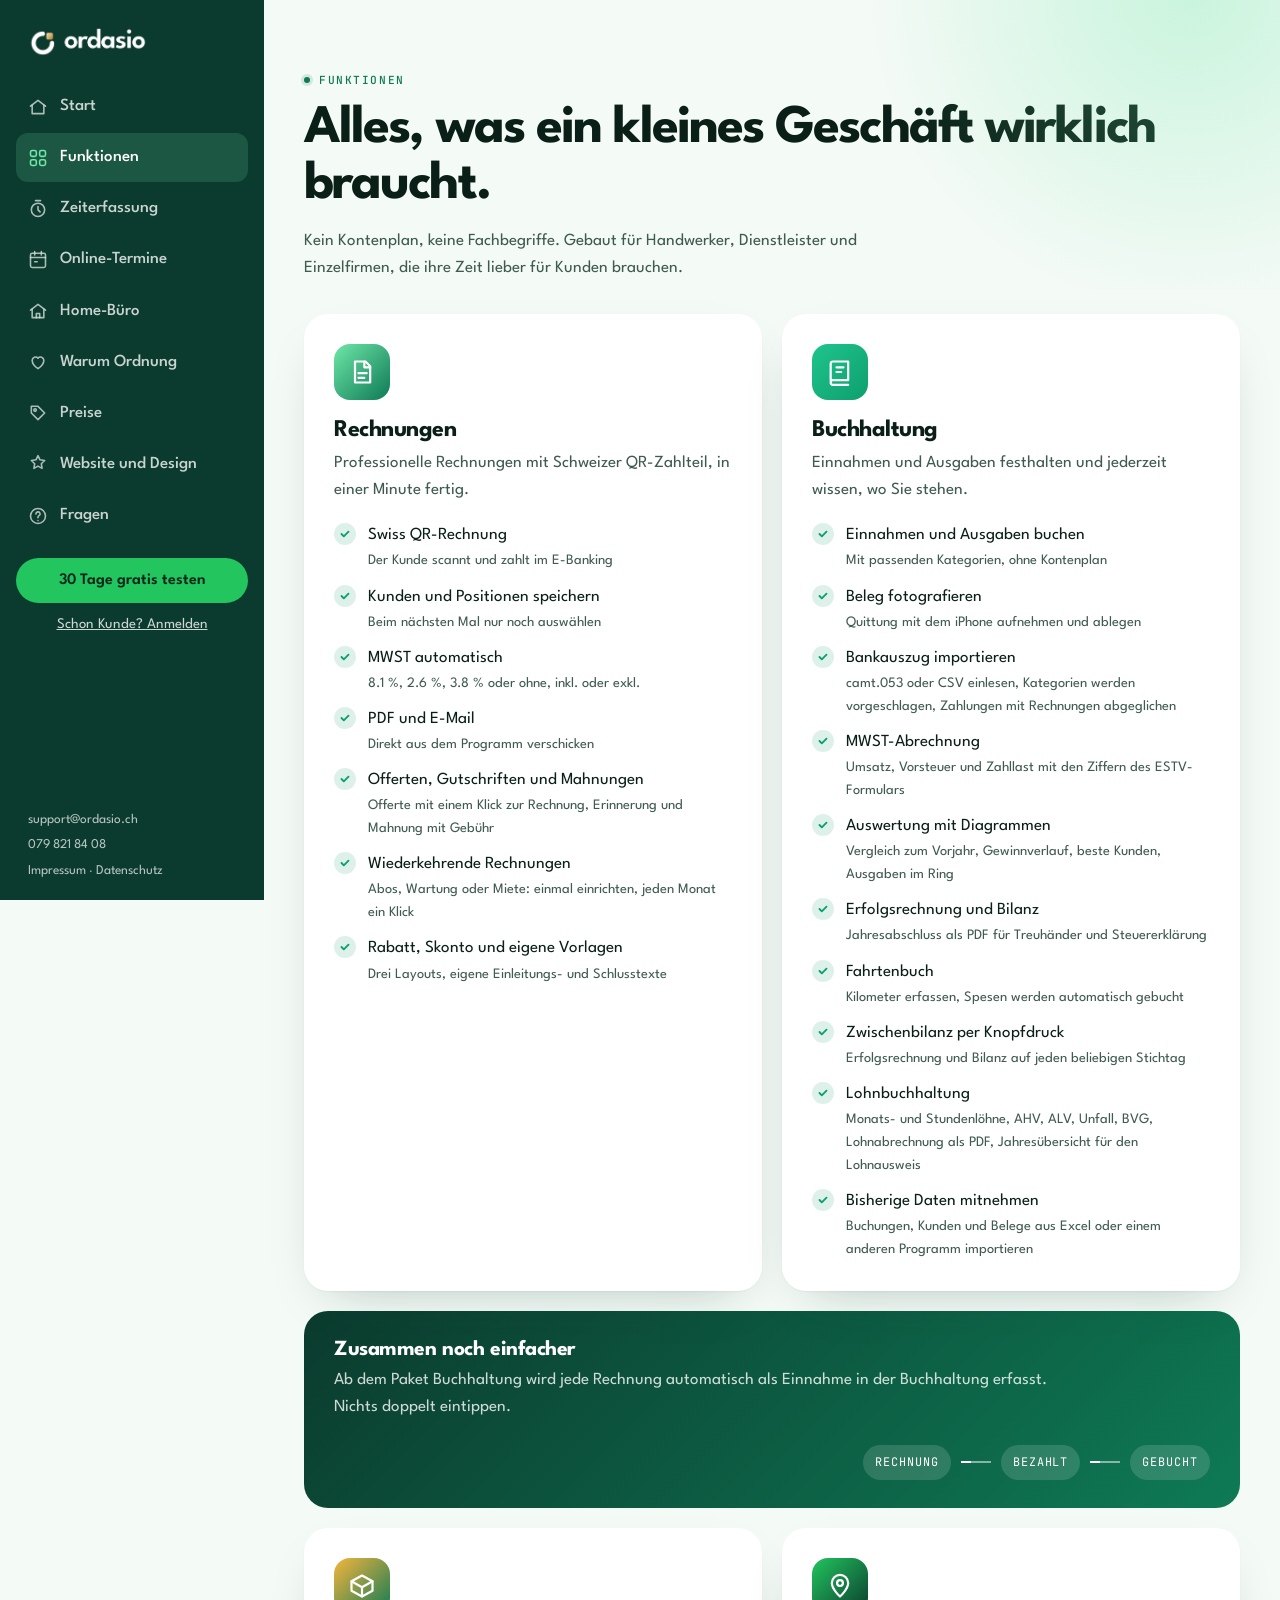
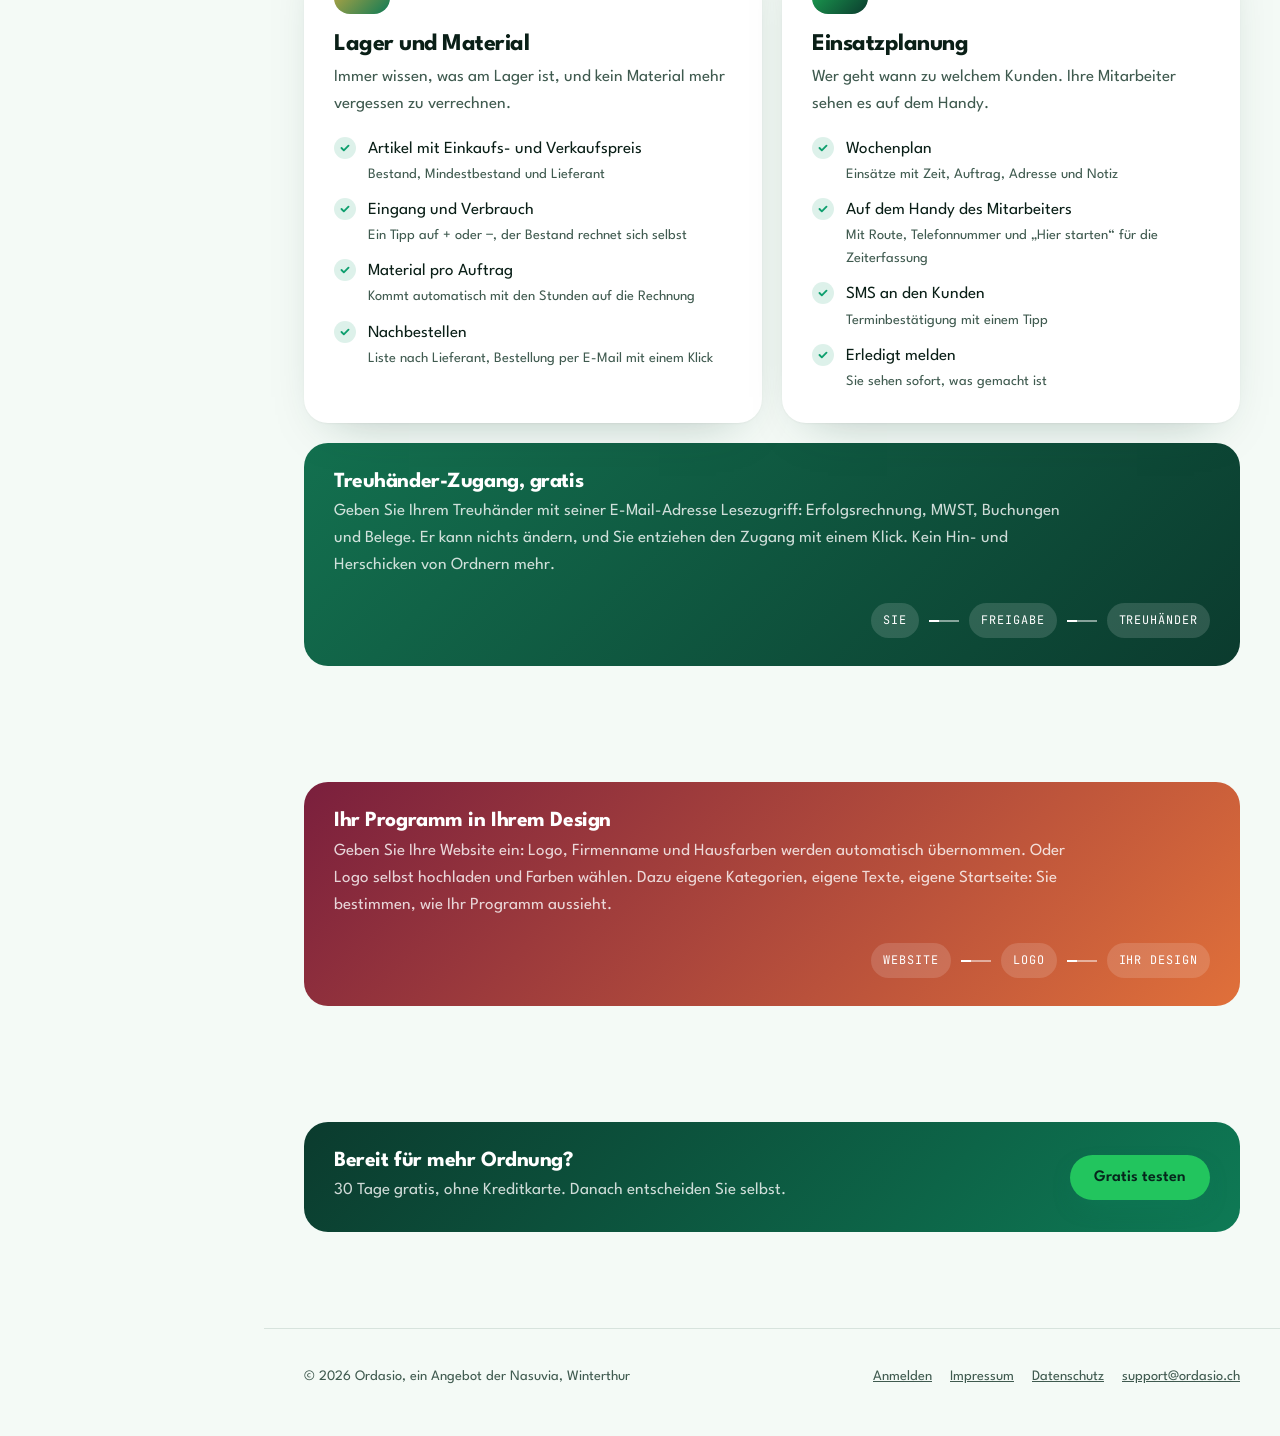
<file: funktionen.html>
<!doctype html>
<html lang="de-CH">
<head>
  <meta charset="UTF-8" />
  <meta name="viewport" content="width=device-width, initial-scale=1.0" />
  <title>Funktionen | Ordasio</title>
  <meta name="description" content="Alle Funktionen von Ordasio: Swiss QR-Rechnungen, Offerten, Mahnungen, Buchhaltung, Bankauszug-Import, MWST, Bilanz und Löhne." />
  <meta name="robots" content="index, follow, noai, noimageai" />
  <link rel="canonical" href="https://ordasio.ch/funktionen.html" />
  <meta property="og:type" content="website" />
  <meta property="og:url" content="https://ordasio.ch/funktionen.html" />
  <meta property="og:title" content="Funktionen | Ordasio" />
  <meta property="og:description" content="Alle Funktionen von Ordasio: Swiss QR-Rechnungen, Offerten, Mahnungen, Buchhaltung, Bankauszug-Import, MWST, Bilanz und Löhne." />
  <meta property="og:image" content="https://ordasio.ch/og-image.png" />
  <meta property="og:locale" content="de_CH" />
  <meta name="theme-color" content="#F4FAF6" />
  <link rel="icon" type="image/png" href="favicon.png" />
  <link rel="apple-touch-icon" href="apple-touch-icon.png" />
  <link rel="preload" href="assets/league-spartan-latin-wght-normal-0z8Zi79b.woff2" as="font" type="font/woff2" crossorigin />
  <link rel="stylesheet" href="style.css" />
  <link rel="stylesheet" href="seiten.css" />
</head>
<body>
  <aside class="leiste" id="leiste" aria-label="Hauptmenü">
      <a href="./" class="leiste-logo" aria-label="Ordasio Startseite"><img src="logo-weiss.png" alt="Ordasio" /></a>
      <nav>
        <a href="./"><svg viewBox="0 0 24 24" aria-hidden="true"><path d="M3 11 12 4l9 7"/><path d="M5 10v10h14V10"/></svg>Start</a>
        <a href="funktionen.html" aria-current="page"><svg viewBox="0 0 24 24" aria-hidden="true"><rect x="3" y="3" width="7" height="7" rx="2"/><rect x="14" y="3" width="7" height="7" rx="2"/><rect x="3" y="14" width="7" height="7" rx="2"/><rect x="14" y="14" width="7" height="7" rx="2"/></svg>Funktionen</a>
        <a href="zeiterfassung.html"><svg viewBox="0 0 24 24" aria-hidden="true"><circle cx="12" cy="13" r="8"/><path d="M12 9v4l2.5 2.5M9 2h6"/></svg>Zeiterfassung</a>
        <a href="termine.html"><svg viewBox="0 0 24 24" aria-hidden="true"><rect x="3" y="4" width="18" height="17" rx="2"/><path d="M3 9h18M8 2v4M16 2v4M8 14h3"/></svg>Online-Termine</a>
        <a href="home-buero.html"><svg viewBox="0 0 24 24" aria-hidden="true"><path d="M3 11 12 4l9 7"/><path d="M5 10v10h14V10"/><path d="M10 20v-5h4v5"/></svg>Home-Büro</a>
        <a href="warum-ordnung.html"><svg viewBox="0 0 24 24" aria-hidden="true"><path d="M12 20s-7-4.4-7-10a4 4 0 0 1 7-2.6A4 4 0 0 1 19 10c0 5.6-7 10-7 10z"/></svg>Warum Ordnung</a>
        <a href="preise.html"><svg viewBox="0 0 24 24" aria-hidden="true"><path d="M20 12 12 20 4 12V4h8z"/><circle cx="8.5" cy="8.5" r="1.5"/></svg>Preise</a>
        <a href="services.html"><svg viewBox="0 0 24 24" aria-hidden="true"><path d="M12 2l2.4 5 5.6.8-4 3.9.9 5.5L12 14.6 7.1 17.2l.9-5.5-4-3.9 5.6-.8z"/></svg>Website und Design</a>
        <a href="fragen.html"><svg viewBox="0 0 24 24" aria-hidden="true"><circle cx="12" cy="12" r="9"/><path d="M9.5 9.5a2.5 2.5 0 1 1 3.5 2.3c-.6.3-1 .9-1 1.6V14M12 17.5v.01"/></svg>Fragen</a>
      </nav>
      <a href="testen.html" class="btn btn-haupt">30 Tage gratis testen</a>
      <a href="https://app.ordasio.ch/" class="anmelden">Schon Kunde? Anmelden</a>
      <div class="leiste-fuss">
        <a href="mailto:support@ordasio.ch">support@ordasio.ch</a>
        <a href="tel:+41798218408">079 821 84 08</a>
        <span><a href="impressum.html">Impressum</a> · <a href="datenschutz.html">Datenschutz</a></span>
      </div>
    </aside>
  <div class="schleier"></div>
  <div class="inhalt">
    <header class="handy-kopf">
      <a href="./" aria-label="Ordasio Startseite"><img src="logo.png" alt="Ordasio" /></a>
      <button type="button" class="menue-knopf" aria-controls="leiste" aria-expanded="false" aria-label="Menü öffnen"><svg viewBox="0 0 24 24"><path d="M4 7h16M4 12h16M4 17h16"/></svg></button>
    </header>
    <main>
    <section class="seiten-kopf">
      <div class="wrap">
        <p class="label">Funktionen</p>
        <h1>Alles, was ein kleines Geschäft wirklich braucht.</h1>
        <p class="lead">Kein Kontenplan, keine Fachbegriffe. Gebaut für Handwerker, Dienstleister und Einzelfirmen, die ihre Zeit lieber für Kunden brauchen.</p>
      </div>
    </section>
    <section class="sw" style="padding-top:24px" id="produkte">
      <div class="wrap">
        <div class="sw-produkte">
          <article class="sw-produkt" id="rechnungen">
            <span class="ic" style="background:linear-gradient(135deg,#6EE7A8,#0E7A55)"><svg viewBox="0 0 24 24"><path d="M6 3h9l4 4v14H6z"/><path d="M14 3v5h5M9 13h7M9 17h5"/></svg></span>
            <h3>Rechnungen</h3>
            <p>Professionelle Rechnungen mit Schweizer QR-Zahlteil, in einer Minute fertig.</p>
            <ul>
              <li><span>Swiss QR-Rechnung<small>Der Kunde scannt und zahlt im E-Banking</small></span></li>
              <li><span>Kunden und Positionen speichern<small>Beim nächsten Mal nur noch auswählen</small></span></li>
              <li><span>MWST automatisch<small>8.1 %, 2.6 %, 3.8 % oder ohne, inkl. oder exkl.</small></span></li>
              <li><span>PDF und E-Mail<small>Direkt aus dem Programm verschicken</small></span></li>
              <li><span>Offerten, Gutschriften und Mahnungen<small>Offerte mit einem Klick zur Rechnung, Erinnerung und Mahnung mit Gebühr</small></span></li>
              <li><span>Wiederkehrende Rechnungen<small>Abos, Wartung oder Miete: einmal einrichten, jeden Monat ein Klick</small></span></li>
              <li><span>Rabatt, Skonto und eigene Vorlagen<small>Drei Layouts, eigene Einleitungs- und Schlusstexte</small></span></li>
            </ul>
          </article>
          <article class="sw-produkt" id="buchhaltung">
            <span class="ic" style="background:linear-gradient(135deg,#1FC48D,#0E9F6E)"><svg viewBox="0 0 24 24"><path d="M4 19V5a2 2 0 0 1 2-2h13v16H6a2 2 0 0 0-2 2 2 2 0 0 0 2 2h13"/><path d="M9 8h6M9 12h4"/></svg></span>
            <h3>Buchhaltung</h3>
            <p>Einnahmen und Ausgaben festhalten und jederzeit wissen, wo Sie stehen.</p>
            <ul>
              <li><span>Einnahmen und Ausgaben buchen<small>Mit passenden Kategorien, ohne Kontenplan</small></span></li>
              <li><span>Beleg fotografieren<small>Quittung mit dem iPhone aufnehmen und ablegen</small></span></li>
              <li><span>Bankauszug importieren<small>camt.053 oder CSV einlesen, Kategorien werden vorgeschlagen, Zahlungen mit Rechnungen abgeglichen</small></span></li>
              <li><span>MWST-Abrechnung<small>Umsatz, Vorsteuer und Zahllast mit den Ziffern des ESTV-Formulars</small></span></li>
              <li><span>Auswertung mit Diagrammen<small>Vergleich zum Vorjahr, Gewinnverlauf, beste Kunden, Ausgaben im Ring</small></span></li>
              <li><span>Erfolgsrechnung und Bilanz<small>Jahresabschluss als PDF für Treuhänder und Steuererklärung</small></span></li>
              <li><span>Fahrtenbuch<small>Kilometer erfassen, Spesen werden automatisch gebucht</small></span></li>
              <li><span>Zwischenbilanz per Knopfdruck<small>Erfolgsrechnung und Bilanz auf jeden beliebigen Stichtag</small></span></li>
              <li><span>Lohnbuchhaltung<small>Monats- und Stundenlöhne, AHV, ALV, Unfall, BVG, Lohnabrechnung als PDF, Jahresübersicht für den Lohnausweis</small></span></li>
              <li><span>Bisherige Daten mitnehmen<small>Buchungen, Kunden und Belege aus Excel oder einem anderen Programm importieren</small></span></li>
            </ul>
          </article>
        </div>
        <div class="sw-zusammen">
          <div><h3>Zusammen noch einfacher</h3><p>Ab dem Paket Buchhaltung wird jede Rechnung automatisch als Einnahme in der Buchhaltung erfasst. Nichts doppelt eintippen.</p></div>
          <div class="sw-fluss" aria-hidden="true"><span>Rechnung</span><i></i><span>Bezahlt</span><i></i><span>Gebucht</span></div>
        </div>
        <div class="sw-produkte" style="margin-top:20px">
          <article class="sw-produkt" id="lager">
            <span class="ic" style="background:linear-gradient(135deg,#F5B53D,#0E7A55)"><svg viewBox="0 0 24 24" aria-hidden="true"><path d="M3 8 12 3l9 5v8l-9 5-9-5z"/><path d="M3 8l9 5 9-5M12 13v8"/></svg></span>
            <h3>Lager und Material</h3>
            <p>Immer wissen, was am Lager ist, und kein Material mehr vergessen zu verrechnen.</p>
            <ul>
              <li><span>Artikel mit Einkaufs- und Verkaufspreis<small>Bestand, Mindestbestand und Lieferant</small></span></li>
              <li><span>Eingang und Verbrauch<small>Ein Tipp auf + oder −, der Bestand rechnet sich selbst</small></span></li>
              <li><span>Material pro Auftrag<small>Kommt automatisch mit den Stunden auf die Rechnung</small></span></li>
              <li><span>Nachbestellen<small>Liste nach Lieferant, Bestellung per E-Mail mit einem Klick</small></span></li>
            </ul>
          </article>
          <article class="sw-produkt" id="einsatzplanung">
            <span class="ic" style="background:linear-gradient(135deg,#22C55E,#0B3B2E)"><svg viewBox="0 0 24 24" aria-hidden="true"><path d="M12 21s-7-6.2-7-11.5a7 7 0 0 1 14 0C19 14.8 12 21 12 21z"/><circle cx="12" cy="9.5" r="2.5"/></svg></span>
            <h3>Einsatzplanung</h3>
            <p>Wer geht wann zu welchem Kunden. Ihre Mitarbeiter sehen es auf dem Handy.</p>
            <ul>
              <li><span>Wochenplan<small>Einsätze mit Zeit, Auftrag, Adresse und Notiz</small></span></li>
              <li><span>Auf dem Handy des Mitarbeiters<small>Mit Route, Telefonnummer und „Hier starten“ für die Zeiterfassung</small></span></li>
              <li><span>SMS an den Kunden<small>Terminbestätigung mit einem Tipp</small></span></li>
              <li><span>Erledigt melden<small>Sie sehen sofort, was gemacht ist</small></span></li>
            </ul>
          </article>
        </div>
        <div class="sw-zusammen" id="treuhaender" style="background:linear-gradient(135deg,#13704F,#0B3B2E)">
          <div><h3>Treuhänder-Zugang, gratis</h3><p>Geben Sie Ihrem Treuhänder mit seiner E-Mail-Adresse Lesezugriff: Erfolgsrechnung, MWST, Buchungen und Belege. Er kann nichts ändern, und Sie entziehen den Zugang mit einem Klick. Kein Hin- und Herschicken von Ordnern mehr.</p></div>
          <div class="sw-fluss" aria-hidden="true"><span>Sie</span><i></i><span>Freigabe</span><i></i><span>Treuhänder</span></div>
        </div>
      </div>
    </section>

    <section class="sw" id="design" style="padding-top:0">
      <div class="wrap">
        <div class="sw-zusammen" style="background:linear-gradient(135deg,#7a1f3d,#e0703a)">
          <div><h3>Ihr Programm in Ihrem Design</h3><p>Geben Sie Ihre Website ein: Logo, Firmenname und Hausfarben werden automatisch übernommen. Oder Logo selbst hochladen und Farben wählen. Dazu eigene Kategorien, eigene Texte, eigene Startseite: Sie bestimmen, wie Ihr Programm aussieht.</p></div>
          <div class="sw-fluss" aria-hidden="true"><span>Website</span><i></i><span>Logo</span><i></i><span>Ihr Design</span></div>
        </div>
      </div>
    </section>

    <section class="sw" style="padding-top:0">
      <div class="wrap">
        <div class="sw-zusammen">
          <div><h3>Bereit für mehr Ordnung?</h3><p>30 Tage gratis, ohne Kreditkarte. Danach entscheiden Sie selbst.</p></div>
          <a href="testen.html" class="btn btn-haupt" style="margin-left:auto;background:#22C55E;color:#06261C">Gratis testen</a>
        </div>
      </div>
    </section>
    </main>
    <footer class="sw-fuss">
      <div class="wrap">
        <span>© 2026 Ordasio, ein Angebot der Nasuvia, Winterthur</span>
        <span class="rechts"><a href="https://app.ordasio.ch/">Anmelden</a><a href="impressum.html">Impressum</a><a href="datenschutz.html">Datenschutz</a><a href="mailto:support@ordasio.ch">support@ordasio.ch</a></span>
      </div>
    </footer>
  </div>
  <script src="seiten.js"></script>
</body>
</html>
</file>
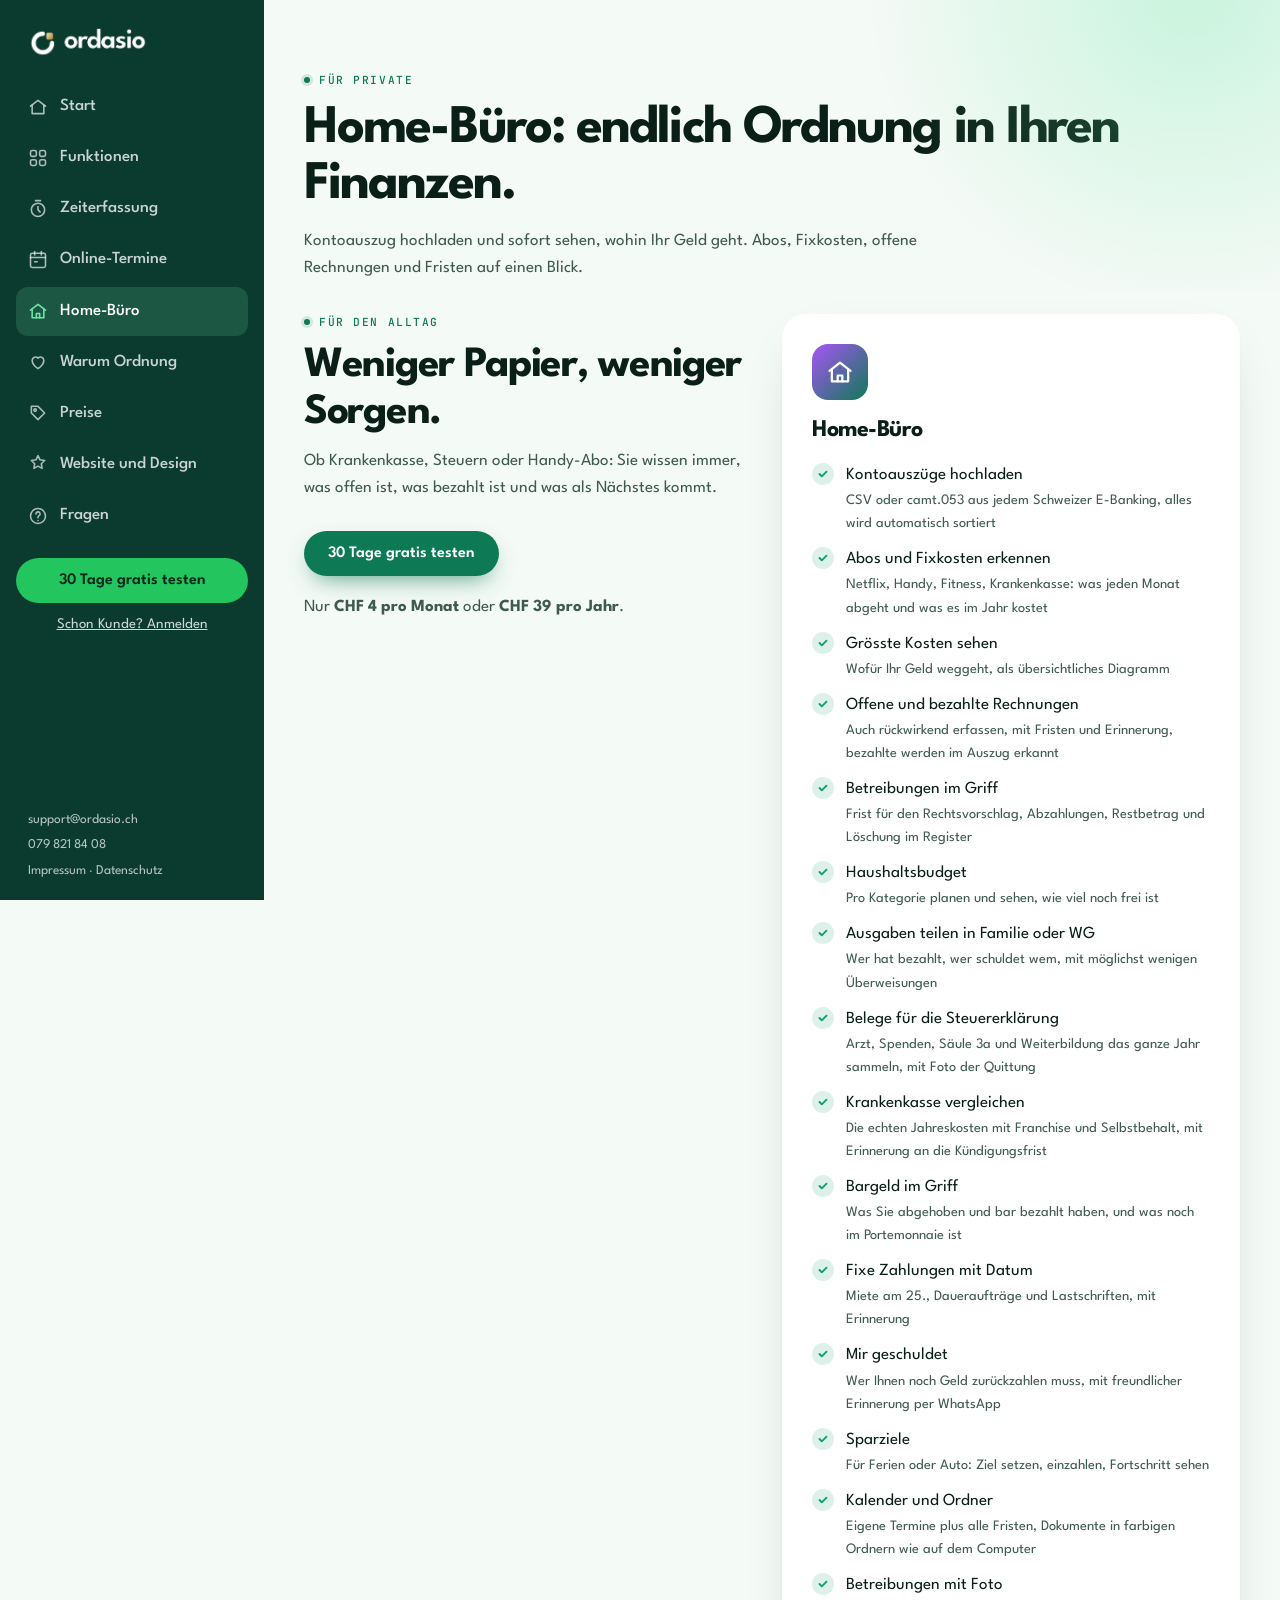
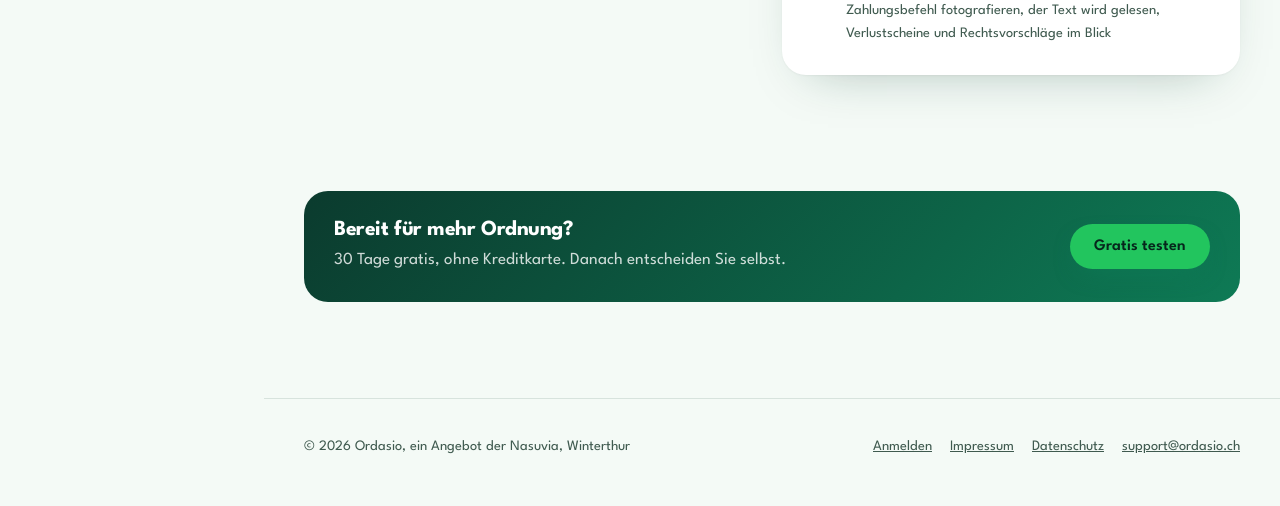
<file: home-buero.html>
<!doctype html>
<html lang="de-CH">
<head>
  <meta charset="UTF-8" />
  <meta name="viewport" content="width=device-width, initial-scale=1.0" />
  <title>Home-Büro für Private | Ordasio</title>
  <meta name="description" content="Kontoauszug hochladen und sehen, wohin Ihr Geld geht: Abos, Fixkosten, offene Rechnungen, Fristen und Betreibungen. CHF 4 pro Monat." />
  <meta name="robots" content="index, follow, noai, noimageai" />
  <link rel="canonical" href="https://ordasio.ch/home-buero.html" />
  <meta property="og:type" content="website" />
  <meta property="og:url" content="https://ordasio.ch/home-buero.html" />
  <meta property="og:title" content="Home-Büro für Private | Ordasio" />
  <meta property="og:description" content="Kontoauszug hochladen und sehen, wohin Ihr Geld geht: Abos, Fixkosten, offene Rechnungen, Fristen und Betreibungen. CHF 4 pro Monat." />
  <meta property="og:image" content="https://ordasio.ch/og-image.png" />
  <meta property="og:locale" content="de_CH" />
  <meta name="theme-color" content="#F4FAF6" />
  <link rel="icon" type="image/png" href="favicon.png" />
  <link rel="apple-touch-icon" href="apple-touch-icon.png" />
  <link rel="preload" href="assets/league-spartan-latin-wght-normal-0z8Zi79b.woff2" as="font" type="font/woff2" crossorigin />
  <link rel="stylesheet" href="style.css" />
  <link rel="stylesheet" href="seiten.css" />
</head>
<body>
  <aside class="leiste" id="leiste" aria-label="Hauptmenü">
      <a href="./" class="leiste-logo" aria-label="Ordasio Startseite"><img src="logo-weiss.png" alt="Ordasio" /></a>
      <nav>
        <a href="./"><svg viewBox="0 0 24 24" aria-hidden="true"><path d="M3 11 12 4l9 7"/><path d="M5 10v10h14V10"/></svg>Start</a>
        <a href="funktionen.html"><svg viewBox="0 0 24 24" aria-hidden="true"><rect x="3" y="3" width="7" height="7" rx="2"/><rect x="14" y="3" width="7" height="7" rx="2"/><rect x="3" y="14" width="7" height="7" rx="2"/><rect x="14" y="14" width="7" height="7" rx="2"/></svg>Funktionen</a>
        <a href="zeiterfassung.html"><svg viewBox="0 0 24 24" aria-hidden="true"><circle cx="12" cy="13" r="8"/><path d="M12 9v4l2.5 2.5M9 2h6"/></svg>Zeiterfassung</a>
        <a href="termine.html"><svg viewBox="0 0 24 24" aria-hidden="true"><rect x="3" y="4" width="18" height="17" rx="2"/><path d="M3 9h18M8 2v4M16 2v4M8 14h3"/></svg>Online-Termine</a>
        <a href="home-buero.html" aria-current="page"><svg viewBox="0 0 24 24" aria-hidden="true"><path d="M3 11 12 4l9 7"/><path d="M5 10v10h14V10"/><path d="M10 20v-5h4v5"/></svg>Home-Büro</a>
        <a href="warum-ordnung.html"><svg viewBox="0 0 24 24" aria-hidden="true"><path d="M12 20s-7-4.4-7-10a4 4 0 0 1 7-2.6A4 4 0 0 1 19 10c0 5.6-7 10-7 10z"/></svg>Warum Ordnung</a>
        <a href="preise.html"><svg viewBox="0 0 24 24" aria-hidden="true"><path d="M20 12 12 20 4 12V4h8z"/><circle cx="8.5" cy="8.5" r="1.5"/></svg>Preise</a>
        <a href="services.html"><svg viewBox="0 0 24 24" aria-hidden="true"><path d="M12 2l2.4 5 5.6.8-4 3.9.9 5.5L12 14.6 7.1 17.2l.9-5.5-4-3.9 5.6-.8z"/></svg>Website und Design</a>
        <a href="fragen.html"><svg viewBox="0 0 24 24" aria-hidden="true"><circle cx="12" cy="12" r="9"/><path d="M9.5 9.5a2.5 2.5 0 1 1 3.5 2.3c-.6.3-1 .9-1 1.6V14M12 17.5v.01"/></svg>Fragen</a>
      </nav>
      <a href="testen.html" class="btn btn-haupt">30 Tage gratis testen</a>
      <a href="https://app.ordasio.ch/" class="anmelden">Schon Kunde? Anmelden</a>
      <div class="leiste-fuss">
        <a href="mailto:support@ordasio.ch">support@ordasio.ch</a>
        <a href="tel:+41798218408">079 821 84 08</a>
        <span><a href="impressum.html">Impressum</a> · <a href="datenschutz.html">Datenschutz</a></span>
      </div>
    </aside>
  <div class="schleier"></div>
  <div class="inhalt">
    <header class="handy-kopf">
      <a href="./" aria-label="Ordasio Startseite"><img src="logo.png" alt="Ordasio" /></a>
      <button type="button" class="menue-knopf" aria-controls="leiste" aria-expanded="false" aria-label="Menü öffnen"><svg viewBox="0 0 24 24"><path d="M4 7h16M4 12h16M4 17h16"/></svg></button>
    </header>
    <main>
    <section class="seiten-kopf">
      <div class="wrap">
        <p class="label">Für Private</p>
        <h1>Home-Büro: endlich Ordnung in Ihren Finanzen.</h1>
        <p class="lead">Kontoauszug hochladen und sofort sehen, wohin Ihr Geld geht. Abos, Fixkosten, offene Rechnungen und Fristen auf einen Blick.</p>
      </div>
    </section>
    <section class="sw" style="padding-top:24px" id="privat">
      <div class="wrap">
        <div class="sw-produkte">
          <div class="sw-titel" style="margin:0">
            <p class="label">Für den Alltag</p>
            <h2>Weniger Papier, weniger Sorgen.</h2>
            <p class="lead">Ob Krankenkasse, Steuern oder Handy-Abo: Sie wissen immer, was offen ist, was bezahlt ist und was als Nächstes kommt.</p>
            <div class="sw-cta"><a href="testen.html" class="btn btn-haupt" data-paket-wahl="privat">30 Tage gratis testen</a></div>
            <p>Nur <b>CHF 4 pro Monat</b> oder <b>CHF 39 pro Jahr</b>.</p>
          </div>
          <article class="sw-produkt">
            <span class="ic" style="background:linear-gradient(135deg,#A855F7,#0E7A55)"><svg viewBox="0 0 24 24"><path d="M3 11 12 4l9 7"/><path d="M5 10v10h14V10"/><path d="M10 20v-5h4v5"/></svg></span>
            <h3>Home-Büro</h3>
            <ul>
              <li><span>Kontoauszüge hochladen<small>CSV oder camt.053 aus jedem Schweizer E-Banking, alles wird automatisch sortiert</small></span></li>
              <li><span>Abos und Fixkosten erkennen<small>Netflix, Handy, Fitness, Krankenkasse: was jeden Monat abgeht und was es im Jahr kostet</small></span></li>
              <li><span>Grösste Kosten sehen<small>Wofür Ihr Geld weggeht, als übersichtliches Diagramm</small></span></li>
              <li><span>Offene und bezahlte Rechnungen<small>Auch rückwirkend erfassen, mit Fristen und Erinnerung, bezahlte werden im Auszug erkannt</small></span></li>
              <li><span>Betreibungen im Griff<small>Frist für den Rechtsvorschlag, Abzahlungen, Restbetrag und Löschung im Register</small></span></li>
              <li><span>Haushaltsbudget<small>Pro Kategorie planen und sehen, wie viel noch frei ist</small></span></li>
              <li><span>Ausgaben teilen in Familie oder WG<small>Wer hat bezahlt, wer schuldet wem, mit möglichst wenigen Überweisungen</small></span></li>
              <li><span>Belege für die Steuererklärung<small>Arzt, Spenden, Säule 3a und Weiterbildung das ganze Jahr sammeln, mit Foto der Quittung</small></span></li>
              <li><span>Krankenkasse vergleichen<small>Die echten Jahreskosten mit Franchise und Selbstbehalt, mit Erinnerung an die Kündigungsfrist</small></span></li>
              <li><span>Bargeld im Griff<small>Was Sie abgehoben und bar bezahlt haben, und was noch im Portemonnaie ist</small></span></li>
              <li><span>Fixe Zahlungen mit Datum<small>Miete am 25., Daueraufträge und Lastschriften, mit Erinnerung</small></span></li>
              <li><span>Mir geschuldet<small>Wer Ihnen noch Geld zurückzahlen muss, mit freundlicher Erinnerung per WhatsApp</small></span></li>
              <li><span>Sparziele<small>Für Ferien oder Auto: Ziel setzen, einzahlen, Fortschritt sehen</small></span></li>
              <li><span>Kalender und Ordner<small>Eigene Termine plus alle Fristen, Dokumente in farbigen Ordnern wie auf dem Computer</small></span></li>
              <li><span>Betreibungen mit Foto<small>Zahlungsbefehl fotografieren, der Text wird gelesen, Verlustscheine und Rechtsvorschläge im Blick</small></span></li>
            </ul>
          </article>
        </div>
      </div>
    </section>

    <section class="sw" style="padding-top:0">
      <div class="wrap">
        <div class="sw-zusammen">
          <div><h3>Bereit für mehr Ordnung?</h3><p>30 Tage gratis, ohne Kreditkarte. Danach entscheiden Sie selbst.</p></div>
          <a href="testen.html" class="btn btn-haupt" style="margin-left:auto;background:#22C55E;color:#06261C">Gratis testen</a>
        </div>
      </div>
    </section>
    </main>
    <footer class="sw-fuss">
      <div class="wrap">
        <span>© 2026 Ordasio, ein Angebot der Nasuvia, Winterthur</span>
        <span class="rechts"><a href="https://app.ordasio.ch/">Anmelden</a><a href="impressum.html">Impressum</a><a href="datenschutz.html">Datenschutz</a><a href="mailto:support@ordasio.ch">support@ordasio.ch</a></span>
      </div>
    </footer>
  </div>
  <script src="seiten.js"></script>
</body>
</html>
</file>
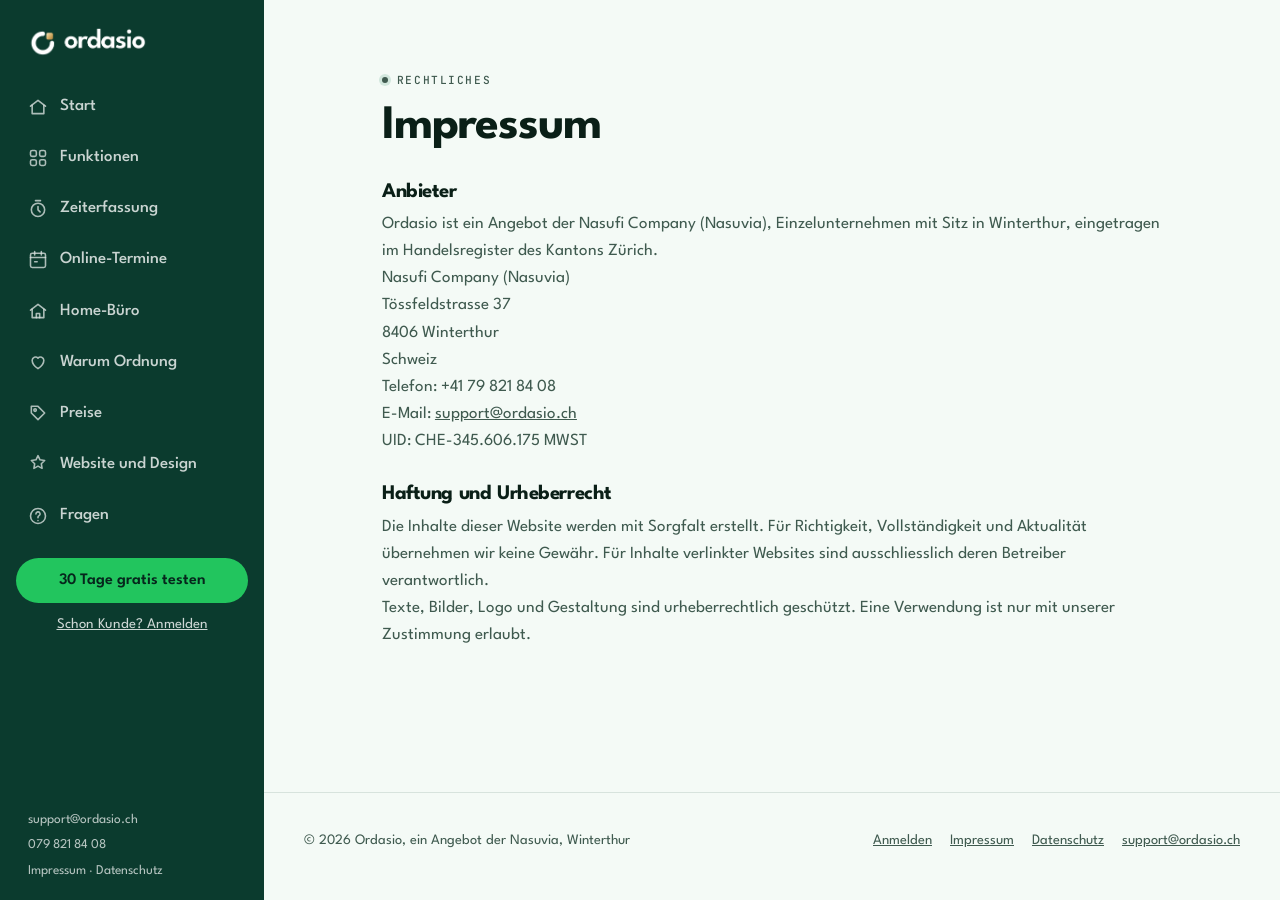
<file: impressum.html>
<!doctype html>
<html lang="de-CH">
<head>
  <meta charset="UTF-8" />
  <meta name="viewport" content="width=device-width, initial-scale=1.0" />
  <title>Impressum | Ordasio</title>
  <meta name="robots" content="noindex, follow, noai, noimageai" />
  <link rel="icon" type="image/png" href="favicon.png" />
  <link rel="stylesheet" href="style.css" />
  <link rel="stylesheet" href="seiten.css" />
</head>
<body>
  <aside class="leiste" id="leiste" aria-label="Hauptmenü">
      <a href="./" class="leiste-logo" aria-label="Ordasio Startseite"><img src="logo-weiss.png" alt="Ordasio" /></a>
      <nav>
        <a href="./"><svg viewBox="0 0 24 24" aria-hidden="true"><path d="M3 11 12 4l9 7"/><path d="M5 10v10h14V10"/></svg>Start</a>
        <a href="funktionen.html"><svg viewBox="0 0 24 24" aria-hidden="true"><rect x="3" y="3" width="7" height="7" rx="2"/><rect x="14" y="3" width="7" height="7" rx="2"/><rect x="3" y="14" width="7" height="7" rx="2"/><rect x="14" y="14" width="7" height="7" rx="2"/></svg>Funktionen</a>
        <a href="zeiterfassung.html"><svg viewBox="0 0 24 24" aria-hidden="true"><circle cx="12" cy="13" r="8"/><path d="M12 9v4l2.5 2.5M9 2h6"/></svg>Zeiterfassung</a>
        <a href="termine.html"><svg viewBox="0 0 24 24" aria-hidden="true"><rect x="3" y="4" width="18" height="17" rx="2"/><path d="M3 9h18M8 2v4M16 2v4M8 14h3"/></svg>Online-Termine</a>
        <a href="home-buero.html"><svg viewBox="0 0 24 24" aria-hidden="true"><path d="M3 11 12 4l9 7"/><path d="M5 10v10h14V10"/><path d="M10 20v-5h4v5"/></svg>Home-Büro</a>
        <a href="warum-ordnung.html"><svg viewBox="0 0 24 24" aria-hidden="true"><path d="M12 20s-7-4.4-7-10a4 4 0 0 1 7-2.6A4 4 0 0 1 19 10c0 5.6-7 10-7 10z"/></svg>Warum Ordnung</a>
        <a href="preise.html"><svg viewBox="0 0 24 24" aria-hidden="true"><path d="M20 12 12 20 4 12V4h8z"/><circle cx="8.5" cy="8.5" r="1.5"/></svg>Preise</a>
        <a href="services.html"><svg viewBox="0 0 24 24" aria-hidden="true"><path d="M12 2l2.4 5 5.6.8-4 3.9.9 5.5L12 14.6 7.1 17.2l.9-5.5-4-3.9 5.6-.8z"/></svg>Website und Design</a>
        <a href="fragen.html"><svg viewBox="0 0 24 24" aria-hidden="true"><circle cx="12" cy="12" r="9"/><path d="M9.5 9.5a2.5 2.5 0 1 1 3.5 2.3c-.6.3-1 .9-1 1.6V14M12 17.5v.01"/></svg>Fragen</a>
      </nav>
      <a href="testen.html" class="btn btn-haupt">30 Tage gratis testen</a>
      <a href="https://app.ordasio.ch/" class="anmelden">Schon Kunde? Anmelden</a>
      <div class="leiste-fuss">
        <a href="mailto:support@ordasio.ch">support@ordasio.ch</a>
        <a href="tel:+41798218408">079 821 84 08</a>
        <span><a href="impressum.html">Impressum</a> · <a href="datenschutz.html">Datenschutz</a></span>
      </div>
    </aside>
  <div class="schleier"></div>
  <div class="inhalt">
    <header class="handy-kopf">
      <a href="./" aria-label="Ordasio Startseite"><img src="logo.png" alt="Ordasio" /></a>
      <button type="button" class="menue-knopf" aria-controls="leiste" aria-expanded="false" aria-label="Menü öffnen"><svg viewBox="0 0 24 24"><path d="M4 7h16M4 12h16M4 17h16"/></svg></button>
    </header>
    <main class="wrap recht">
      <p class="label">Rechtliches</p>
    <h1>Impressum</h1>
    <h2>Anbieter</h2>
    <p>Ordasio ist ein Angebot der Nasufi Company (Nasuvia), Einzelunternehmen mit Sitz in Winterthur, eingetragen im Handelsregister des Kantons Zürich.</p>
    <p>Nasufi Company (Nasuvia)<br>Tössfeldstrasse 37<br>8406 Winterthur<br>Schweiz</p>
    <p>Telefon: +41 79 821 84 08<br>E-Mail: <a href="mailto:support@ordasio.ch">support@ordasio.ch</a><br>UID: CHE-345.606.175 MWST</p>
    <h2>Haftung und Urheberrecht</h2>
    <p>Die Inhalte dieser Website werden mit Sorgfalt erstellt. Für Richtigkeit, Vollständigkeit und Aktualität übernehmen wir keine Gewähr. Für Inhalte verlinkter Websites sind ausschliesslich deren Betreiber verantwortlich.</p>
    <p>Texte, Bilder, Logo und Gestaltung sind urheberrechtlich geschützt. Eine Verwendung ist nur mit unserer Zustimmung erlaubt.</p>
    </main>
    <footer class="sw-fuss">
      <div class="wrap">
        <span>© 2026 Ordasio, ein Angebot der Nasuvia, Winterthur</span>
        <span class="rechts"><a href="https://app.ordasio.ch/">Anmelden</a><a href="impressum.html">Impressum</a><a href="datenschutz.html">Datenschutz</a><a href="mailto:support@ordasio.ch">support@ordasio.ch</a></span>
      </div>
    </footer>
  </div>
  <script src="seiten.js"></script>
</body>
</html>
</file>
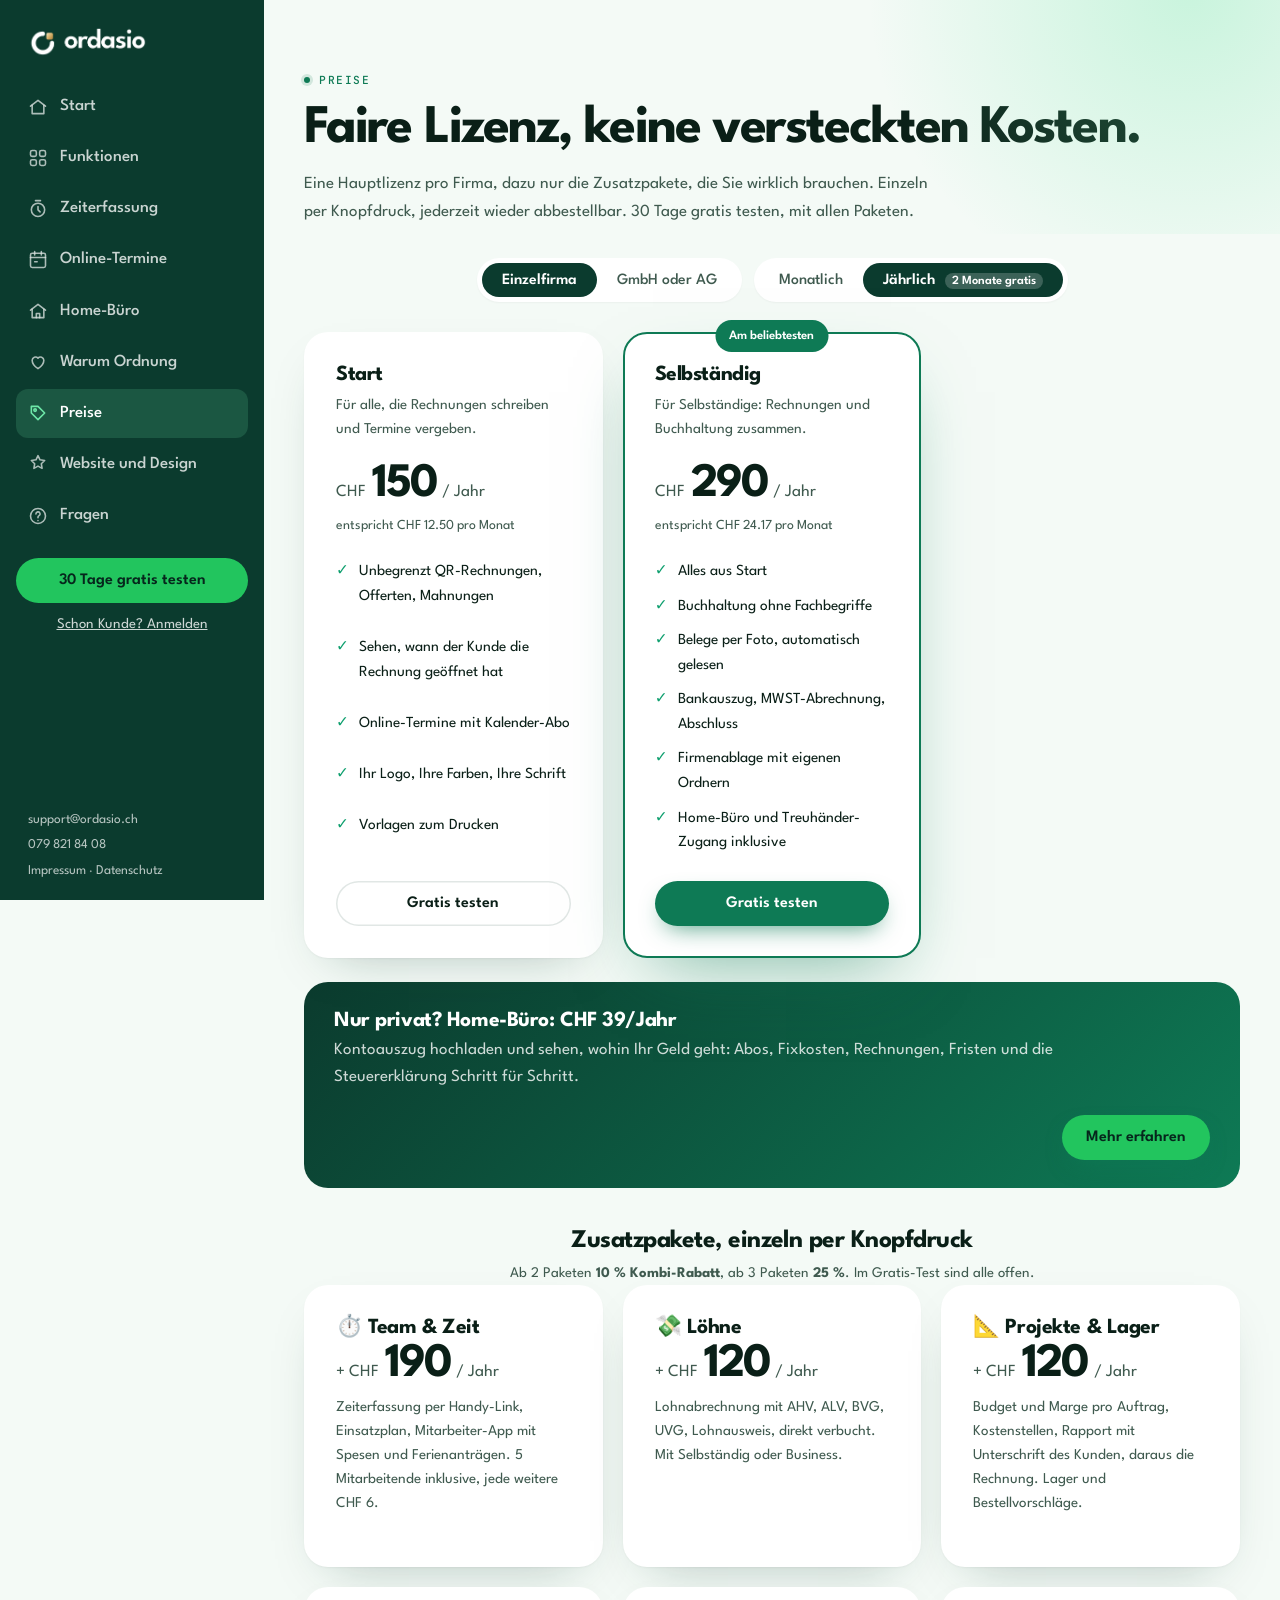
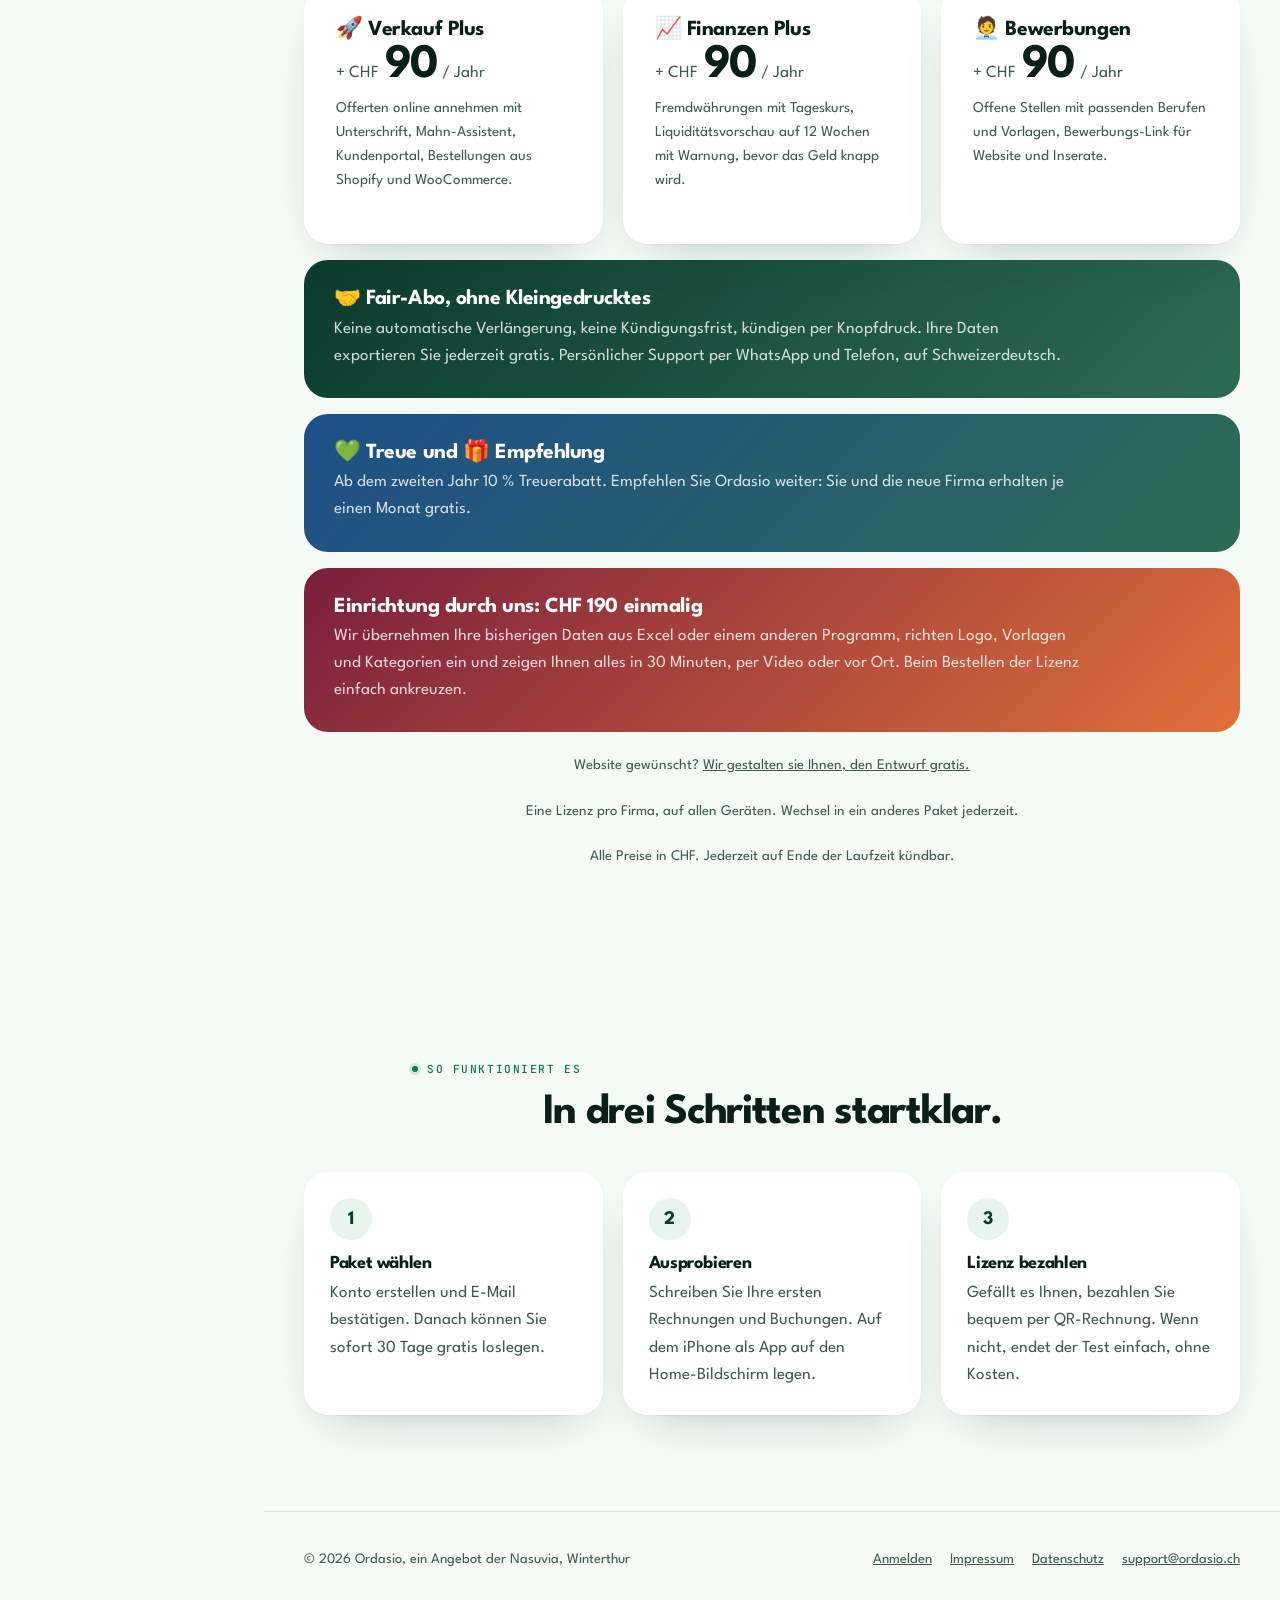
<file: preise.html>
<!doctype html>
<html lang="de-CH">
<head>
  <meta charset="UTF-8" />
  <meta name="viewport" content="width=device-width, initial-scale=1.0" />
  <title>Preise | Ordasio</title>
  <meta name="description" content="Ordasio Preise: Start CHF 15, Buchhaltung CHF 29, Business für GmbH und AG CHF 39 pro Monat, Home-Büro CHF 4. 30 Tage gratis testen." />
  <meta name="robots" content="index, follow, noai, noimageai" />
  <link rel="canonical" href="https://ordasio.ch/preise.html" />
  <meta property="og:type" content="website" />
  <meta property="og:url" content="https://ordasio.ch/preise.html" />
  <meta property="og:title" content="Preise | Ordasio" />
  <meta property="og:description" content="Ordasio Preise: Start CHF 15, Buchhaltung CHF 29, Business für GmbH und AG CHF 39 pro Monat, Home-Büro CHF 4. 30 Tage gratis testen." />
  <meta property="og:image" content="https://ordasio.ch/og-image.png" />
  <meta property="og:locale" content="de_CH" />
  <meta name="theme-color" content="#F4FAF6" />
  <link rel="icon" type="image/png" href="favicon.png" />
  <link rel="apple-touch-icon" href="apple-touch-icon.png" />
  <link rel="preload" href="assets/league-spartan-latin-wght-normal-0z8Zi79b.woff2" as="font" type="font/woff2" crossorigin />
  <link rel="stylesheet" href="style.css" />
  <link rel="stylesheet" href="seiten.css" />
</head>
<body>
  <aside class="leiste" id="leiste" aria-label="Hauptmenü">
      <a href="./" class="leiste-logo" aria-label="Ordasio Startseite"><img src="logo-weiss.png" alt="Ordasio" /></a>
      <nav>
        <a href="./"><svg viewBox="0 0 24 24" aria-hidden="true"><path d="M3 11 12 4l9 7"/><path d="M5 10v10h14V10"/></svg>Start</a>
        <a href="funktionen.html"><svg viewBox="0 0 24 24" aria-hidden="true"><rect x="3" y="3" width="7" height="7" rx="2"/><rect x="14" y="3" width="7" height="7" rx="2"/><rect x="3" y="14" width="7" height="7" rx="2"/><rect x="14" y="14" width="7" height="7" rx="2"/></svg>Funktionen</a>
        <a href="zeiterfassung.html"><svg viewBox="0 0 24 24" aria-hidden="true"><circle cx="12" cy="13" r="8"/><path d="M12 9v4l2.5 2.5M9 2h6"/></svg>Zeiterfassung</a>
        <a href="termine.html"><svg viewBox="0 0 24 24" aria-hidden="true"><rect x="3" y="4" width="18" height="17" rx="2"/><path d="M3 9h18M8 2v4M16 2v4M8 14h3"/></svg>Online-Termine</a>
        <a href="home-buero.html"><svg viewBox="0 0 24 24" aria-hidden="true"><path d="M3 11 12 4l9 7"/><path d="M5 10v10h14V10"/><path d="M10 20v-5h4v5"/></svg>Home-Büro</a>
        <a href="warum-ordnung.html"><svg viewBox="0 0 24 24" aria-hidden="true"><path d="M12 20s-7-4.4-7-10a4 4 0 0 1 7-2.6A4 4 0 0 1 19 10c0 5.6-7 10-7 10z"/></svg>Warum Ordnung</a>
        <a href="preise.html" aria-current="page"><svg viewBox="0 0 24 24" aria-hidden="true"><path d="M20 12 12 20 4 12V4h8z"/><circle cx="8.5" cy="8.5" r="1.5"/></svg>Preise</a>
        <a href="services.html"><svg viewBox="0 0 24 24" aria-hidden="true"><path d="M12 2l2.4 5 5.6.8-4 3.9.9 5.5L12 14.6 7.1 17.2l.9-5.5-4-3.9 5.6-.8z"/></svg>Website und Design</a>
        <a href="fragen.html"><svg viewBox="0 0 24 24" aria-hidden="true"><circle cx="12" cy="12" r="9"/><path d="M9.5 9.5a2.5 2.5 0 1 1 3.5 2.3c-.6.3-1 .9-1 1.6V14M12 17.5v.01"/></svg>Fragen</a>
      </nav>
      <a href="testen.html" class="btn btn-haupt">30 Tage gratis testen</a>
      <a href="https://app.ordasio.ch/" class="anmelden">Schon Kunde? Anmelden</a>
      <div class="leiste-fuss">
        <a href="mailto:support@ordasio.ch">support@ordasio.ch</a>
        <a href="tel:+41798218408">079 821 84 08</a>
        <span><a href="impressum.html">Impressum</a> · <a href="datenschutz.html">Datenschutz</a></span>
      </div>
    </aside>
  <div class="schleier"></div>
  <div class="inhalt">
    <header class="handy-kopf">
      <a href="./" aria-label="Ordasio Startseite"><img src="logo.png" alt="Ordasio" /></a>
      <button type="button" class="menue-knopf" aria-controls="leiste" aria-expanded="false" aria-label="Menü öffnen"><svg viewBox="0 0 24 24"><path d="M4 7h16M4 12h16M4 17h16"/></svg></button>
    </header>
    <main>
    <section class="seiten-kopf">
      <div class="wrap">
        <p class="label">Preise</p>
        <h1>Faire Lizenz, keine versteckten Kosten.</h1>
        <p class="lead">Eine Hauptlizenz pro Firma, dazu nur die Zusatzpakete, die Sie wirklich brauchen. Einzeln per Knopfdruck, jederzeit wieder abbestellbar. 30 Tage gratis testen, mit allen Paketen.</p>
      </div>
    </section>
    <section class="sw" style="padding-top:24px" id="preise">
      <div class="wrap">
        <div class="sw-umschalter" style="gap:12px;flex-wrap:wrap"><div role="group" aria-label="Ihre Firma"><button type="button" data-rf="einzel" class="an">Einzelfirma</button><button type="button" data-rf="firma">GmbH oder AG</button></div><div role="group" aria-label="Zahlungsweise"><button type="button" data-zyklus="monat">Monatlich</button><button type="button" data-zyklus="jahr" class="an">Jährlich <em>2 Monate gratis</em></button></div></div>
        <div class="sw-preise">
          <article class="sw-paket">
            
            <h3>Start</h3>
            <p class="fuer">Für alle, die Rechnungen schreiben und Termine vergeben.</p>
            <div class="sw-preis"><span>CHF</span><b data-preis="start"></b><span data-pro>/ Jahr</span></div>
            <p class="sw-preis-unter" data-unter="start"></p>
            <ul><li>Unbegrenzt QR-Rechnungen, Offerten, Mahnungen</li><li>Sehen, wann der Kunde die Rechnung geöffnet hat</li><li>Online-Termine mit Kalender-Abo</li><li>Ihr Logo, Ihre Farben, Ihre Schrift</li><li>Vorlagen zum Drucken</li></ul>
            <a href="testen.html" class="btn btn-zweit" data-paket-wahl="start">Gratis testen</a>
          </article>
          <article class="sw-paket top" data-nur="einzel">
            <span class="badge">Am beliebtesten</span>
            <h3>Selbständig</h3>
            <p class="fuer">Für Selbständige: Rechnungen und Buchhaltung zusammen.</p>
            <div class="sw-preis"><span>CHF</span><b data-preis="solo"></b><span data-pro>/ Jahr</span></div>
            <p class="sw-preis-unter" data-unter="solo"></p>
            <ul><li>Alles aus Start</li><li>Buchhaltung ohne Fachbegriffe</li><li>Belege per Foto, automatisch gelesen</li><li>Bankauszug, MWST-Abrechnung, Abschluss</li><li>Firmenablage mit eigenen Ordnern</li><li>Home-Büro und Treuhänder-Zugang inklusive</li></ul>
            <a href="testen.html" class="btn btn-haupt" data-paket-wahl="solo">Gratis testen</a>
          </article>
          <article class="sw-paket top" data-nur="firma" hidden>
            <span class="badge">Am beliebtesten</span>
            <h3>Business</h3>
            <p class="fuer">Doppelte Buchhaltung für GmbH und AG.</p>
            <div class="sw-preis"><span>CHF</span><b data-preis="business"></b><span data-pro>/ Jahr</span></div>
            <p class="sw-preis-unter" data-unter="business"></p>
            <ul><li>Alles aus Start</li><li>Doppelte Buchhaltung nach KMU-Kontenrahmen</li><li>Bilanz und Erfolgsrechnung nach OR</li><li>Belege per Foto, automatisch gelesen</li><li>Debitoren, Kreditoren, MWST</li><li>Firmenablage und Treuhänder-Zugang</li></ul>
            <a href="testen.html" class="btn btn-haupt" data-paket-wahl="business">Gratis testen</a>
          </article>
        </div>
        <div class="sw-zusammen" style="margin-top:24px"><div><h3>Nur privat? Home-Büro: <span data-klein="privat"></span></h3><p>Kontoauszug hochladen und sehen, wohin Ihr Geld geht: Abos, Fixkosten, Rechnungen, Fristen und die Steuererklärung Schritt für Schritt.</p></div><a href="home-buero.html" class="btn btn-haupt" style="margin-left:auto;background:#22C55E;color:#06261C">Mehr erfahren</a></div>
        <h2 style="text-align:center;margin:40px 0 6px">Zusatzpakete, einzeln per Knopfdruck</h2>
        <p class="sw-preise-fuss" style="margin-top:0">Ab 2 Paketen <b>10 % Kombi-Rabatt</b>, ab 3 Paketen <b>25 %</b>. Im Gratis-Test sind alle offen.</p>
        <div class="sw-preise">
          <article class="sw-paket"><h3>⏱️ Team & Zeit</h3><div class="sw-preis"><span>+ CHF</span><b data-preis="team"></b><span data-pro>/ Jahr</span></div><p class="fuer">Zeiterfassung per Handy-Link, Einsatzplan, Mitarbeiter-App mit Spesen und Ferienanträgen. 5 Mitarbeitende inklusive, jede weitere CHF 6.</p></article>
          <article class="sw-paket"><h3>💸 Löhne</h3><div class="sw-preis"><span>+ CHF</span><b data-preis="lohn"></b><span data-pro>/ Jahr</span></div><p class="fuer">Lohnabrechnung mit AHV, ALV, BVG, UVG, Lohnausweis, direkt verbucht. Mit Selbständig oder Business.</p></article>
          <article class="sw-paket"><h3>📐 Projekte & Lager</h3><div class="sw-preis"><span>+ CHF</span><b data-preis="projekte"></b><span data-pro>/ Jahr</span></div><p class="fuer">Budget und Marge pro Auftrag, Kostenstellen, Rapport mit Unterschrift des Kunden, daraus die Rechnung. Lager und Bestellvorschläge.</p></article>
          <article class="sw-paket"><h3>🚀 Verkauf Plus</h3><div class="sw-preis"><span>+ CHF</span><b data-preis="verkauf"></b><span data-pro>/ Jahr</span></div><p class="fuer">Offerten online annehmen mit Unterschrift, Mahn-Assistent, Kundenportal, Bestellungen aus Shopify und WooCommerce.</p></article>
          <article class="sw-paket"><h3>📈 Finanzen Plus</h3><div class="sw-preis"><span>+ CHF</span><b data-preis="finanzen"></b><span data-pro>/ Jahr</span></div><p class="fuer">Fremdwährungen mit Tageskurs, Liquiditätsvorschau auf 12 Wochen mit Warnung, bevor das Geld knapp wird.</p></article>
          <article class="sw-paket"><h3>🧑‍💼 Bewerbungen</h3><div class="sw-preis"><span>+ CHF</span><b data-preis="bewerbungen"></b><span data-pro>/ Jahr</span></div><p class="fuer">Offene Stellen mit passenden Berufen und Vorlagen, Bewerbungs-Link für Website und Inserate.</p></article>
        </div>
        <div class="sw-zusammen" style="margin-top:16px;background:linear-gradient(135deg,#0B3B2E,#2E6B55)"><div><h3>🤝 Fair-Abo, ohne Kleingedrucktes</h3><p>Keine automatische Verlängerung, keine Kündigungsfrist, kündigen per Knopfdruck. Ihre Daten exportieren Sie jederzeit gratis. Persönlicher Support per WhatsApp und Telefon, auf Schweizerdeutsch.</p></div></div>
        <div class="sw-zusammen" style="margin-top:16px;background:linear-gradient(135deg,#1f4f8a,#2E6B55)"><div><h3>💚 Treue und 🎁 Empfehlung</h3><p>Ab dem zweiten Jahr 10 % Treuerabatt. Empfehlen Sie Ordasio weiter: Sie und die neue Firma erhalten je einen Monat gratis.</p></div></div>
        <div class="sw-zusammen" style="margin-top:16px;background:linear-gradient(135deg,#7a1f3d,#e0703a)"><div><h3>Einrichtung durch uns: CHF 190 einmalig</h3><p>Wir übernehmen Ihre bisherigen Daten aus Excel oder einem anderen Programm, richten Logo, Vorlagen und Kategorien ein und zeigen Ihnen alles in 30 Minuten, per Video oder vor Ort. Beim Bestellen der Lizenz einfach ankreuzen.</p></div></div>
        <p class="sw-preise-fuss">Website gewünscht? <a href="services.html">Wir gestalten sie Ihnen, den Entwurf gratis.</a></p>
        <p class="sw-preise-fuss">Eine Lizenz pro Firma, auf allen Geräten. Wechsel in ein anderes Paket jederzeit.</p>
        <p class="sw-preise-fuss">Alle Preise in CHF. Jederzeit auf Ende der Laufzeit kündbar.</p>
      </div>
    </section>

    <section class="sw">
      <div class="wrap">
        <div class="sw-titel mitte"><p class="label">So funktioniert es</p><h2>In drei Schritten startklar.</h2></div>
        <div class="sw-schritte">
          <div class="sw-schritt"><h3>Paket wählen</h3><p>Konto erstellen und E-Mail bestätigen. Danach können Sie sofort 30 Tage gratis loslegen.</p></div>
          <div class="sw-schritt"><h3>Ausprobieren</h3><p>Schreiben Sie Ihre ersten Rechnungen und Buchungen. Auf dem iPhone als App auf den Home-Bildschirm legen.</p></div>
          <div class="sw-schritt"><h3>Lizenz bezahlen</h3><p>Gefällt es Ihnen, bezahlen Sie bequem per QR-Rechnung. Wenn nicht, endet der Test einfach, ohne Kosten.</p></div>
        </div>
      </div>
    </section>
    </main>
    <footer class="sw-fuss">
      <div class="wrap">
        <span>© 2026 Ordasio, ein Angebot der Nasuvia, Winterthur</span>
        <span class="rechts"><a href="https://app.ordasio.ch/">Anmelden</a><a href="impressum.html">Impressum</a><a href="datenschutz.html">Datenschutz</a><a href="mailto:support@ordasio.ch">support@ordasio.ch</a></span>
      </div>
    </footer>
  </div>
  <script src="seiten.js"></script>
</body>
</html>
</file>
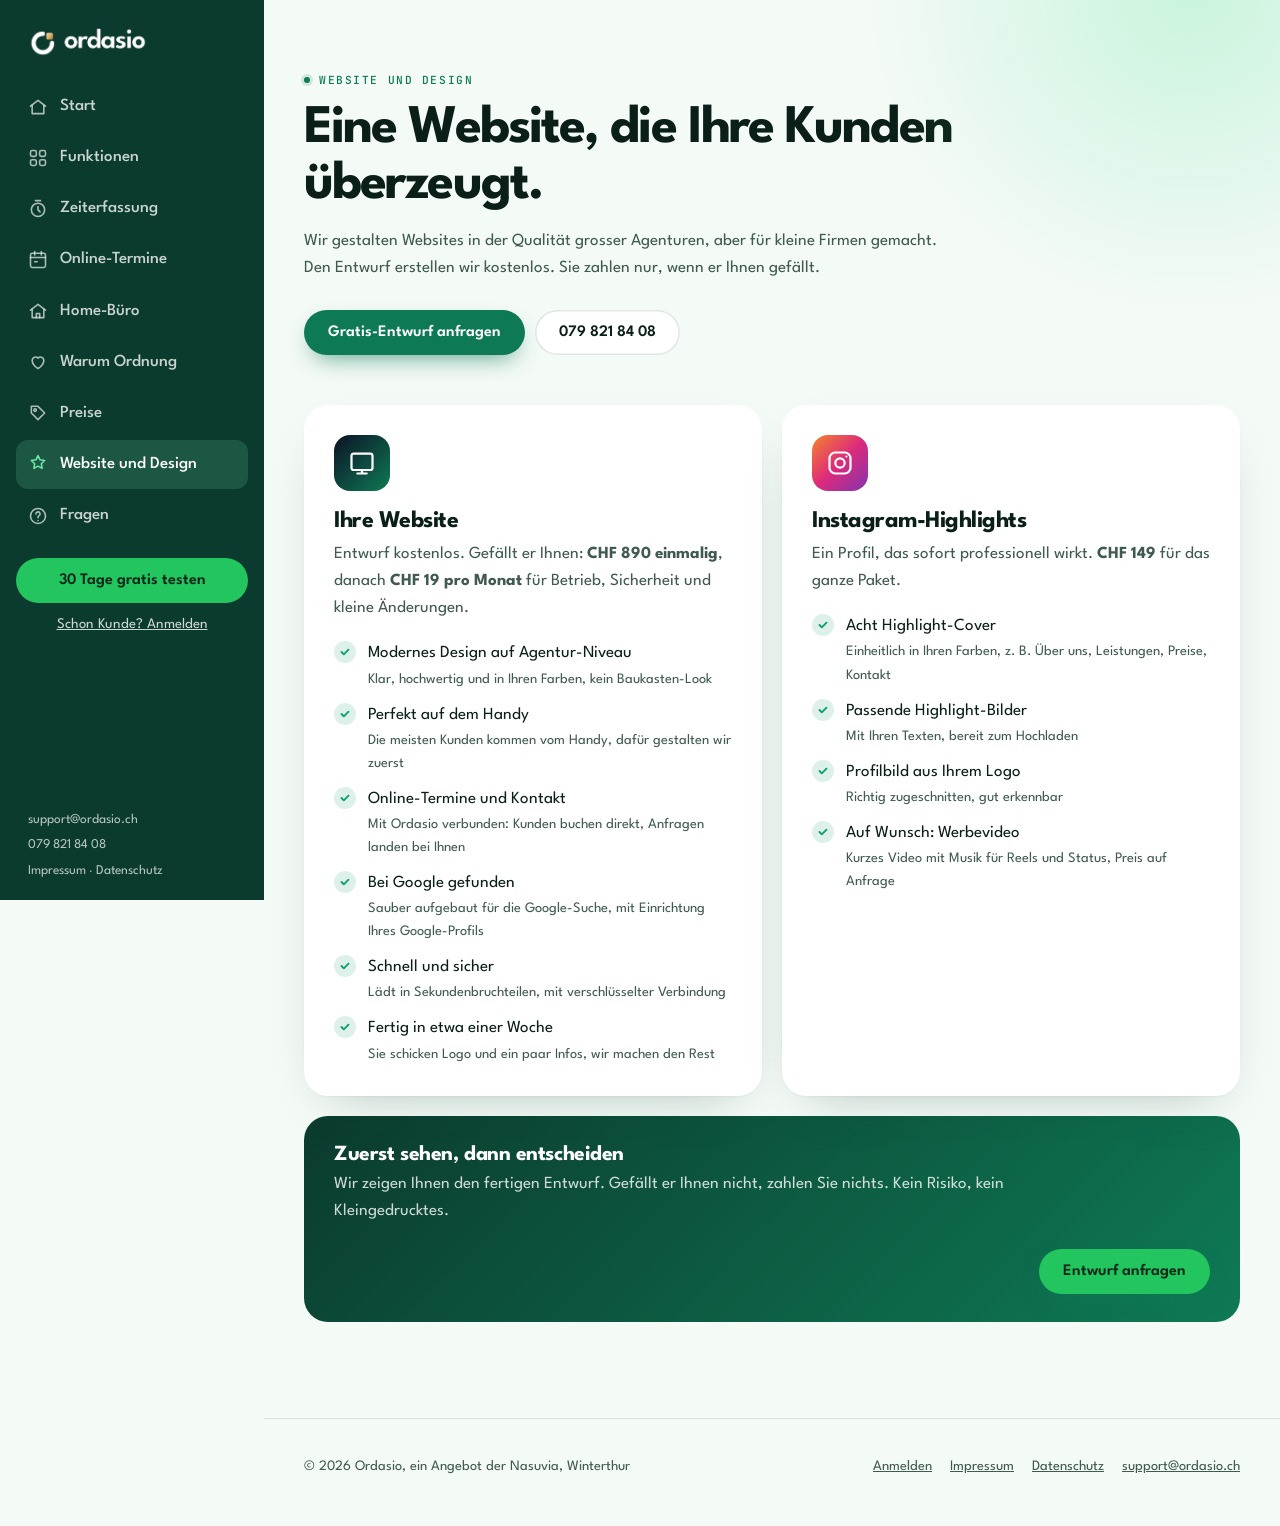
<file: services.html>
<!doctype html>
<html lang="de-CH">
<head>
  <meta charset="UTF-8" />
  <meta name="viewport" content="width=device-width, initial-scale=1.0" />
  <title>Website und Design | Ordasio</title>
  <meta name="description" content="Ihre Website von Ordasio: moderner Entwurf kostenlos, bei Gefallen CHF 890. Instagram-Highlights im Firmendesign für CHF 149." />
  <meta name="robots" content="index, follow, noai, noimageai" />
  <link rel="canonical" href="https://ordasio.ch/services.html" />
  <meta property="og:type" content="website" />
  <meta property="og:url" content="https://ordasio.ch/services.html" />
  <meta property="og:title" content="Website und Design | Ordasio" />
  <meta property="og:description" content="Ihre Website von Ordasio: moderner Entwurf kostenlos, bei Gefallen CHF 890. Instagram-Highlights im Firmendesign für CHF 149." />
  <meta property="og:image" content="https://ordasio.ch/og-image.png" />
  <meta property="og:locale" content="de_CH" />
  <meta name="theme-color" content="#F4FAF6" />
  <link rel="icon" type="image/png" href="favicon.png" />
  <link rel="apple-touch-icon" href="apple-touch-icon.png" />
  <link rel="preload" href="assets/league-spartan-latin-wght-normal-0z8Zi79b.woff2" as="font" type="font/woff2" crossorigin />
  <link rel="stylesheet" href="style.css" />
  <link rel="stylesheet" href="seiten.css" />
</head>
<body>
  <aside class="leiste" id="leiste" aria-label="Hauptmenü">
      <a href="./" class="leiste-logo" aria-label="Ordasio Startseite"><img src="logo-weiss.png" alt="Ordasio" /></a>
      <nav>
        <a href="./"><svg viewBox="0 0 24 24" aria-hidden="true"><path d="M3 11 12 4l9 7"/><path d="M5 10v10h14V10"/></svg>Start</a>
        <a href="funktionen.html"><svg viewBox="0 0 24 24" aria-hidden="true"><rect x="3" y="3" width="7" height="7" rx="2"/><rect x="14" y="3" width="7" height="7" rx="2"/><rect x="3" y="14" width="7" height="7" rx="2"/><rect x="14" y="14" width="7" height="7" rx="2"/></svg>Funktionen</a>
        <a href="zeiterfassung.html"><svg viewBox="0 0 24 24" aria-hidden="true"><circle cx="12" cy="13" r="8"/><path d="M12 9v4l2.5 2.5M9 2h6"/></svg>Zeiterfassung</a>
        <a href="termine.html"><svg viewBox="0 0 24 24" aria-hidden="true"><rect x="3" y="4" width="18" height="17" rx="2"/><path d="M3 9h18M8 2v4M16 2v4M8 14h3"/></svg>Online-Termine</a>
        <a href="home-buero.html"><svg viewBox="0 0 24 24" aria-hidden="true"><path d="M3 11 12 4l9 7"/><path d="M5 10v10h14V10"/><path d="M10 20v-5h4v5"/></svg>Home-Büro</a>
        <a href="warum-ordnung.html"><svg viewBox="0 0 24 24" aria-hidden="true"><path d="M12 20s-7-4.4-7-10a4 4 0 0 1 7-2.6A4 4 0 0 1 19 10c0 5.6-7 10-7 10z"/></svg>Warum Ordnung</a>
        <a href="preise.html"><svg viewBox="0 0 24 24" aria-hidden="true"><path d="M20 12 12 20 4 12V4h8z"/><circle cx="8.5" cy="8.5" r="1.5"/></svg>Preise</a>
        <a href="services.html" aria-current="page"><svg viewBox="0 0 24 24" aria-hidden="true"><path d="M12 2l2.4 5 5.6.8-4 3.9.9 5.5L12 14.6 7.1 17.2l.9-5.5-4-3.9 5.6-.8z"/></svg>Website und Design</a>
        <a href="fragen.html"><svg viewBox="0 0 24 24" aria-hidden="true"><circle cx="12" cy="12" r="9"/><path d="M9.5 9.5a2.5 2.5 0 1 1 3.5 2.3c-.6.3-1 .9-1 1.6V14M12 17.5v.01"/></svg>Fragen</a>
      </nav>
      <a href="testen.html" class="btn btn-haupt">30 Tage gratis testen</a>
      <a href="https://app.ordasio.ch/" class="anmelden">Schon Kunde? Anmelden</a>
      <div class="leiste-fuss">
        <a href="mailto:support@ordasio.ch">support@ordasio.ch</a>
        <a href="tel:+41798218408">079 821 84 08</a>
        <span><a href="impressum.html">Impressum</a> · <a href="datenschutz.html">Datenschutz</a></span>
      </div>
    </aside>
  <div class="schleier"></div>
  <div class="inhalt">
    <header class="handy-kopf">
      <a href="./" aria-label="Ordasio Startseite"><img src="logo.png" alt="Ordasio" /></a>
      <button type="button" class="menue-knopf" aria-controls="leiste" aria-expanded="false" aria-label="Menü öffnen"><svg viewBox="0 0 24 24"><path d="M4 7h16M4 12h16M4 17h16"/></svg></button>
    </header>
    <main>
    <section class="seiten-kopf">
      <div class="wrap">
        <p class="label">Website und Design</p>
        <h1>Eine Website, die Ihre Kunden überzeugt.</h1>
        <p class="lead">Wir gestalten Websites in der Qualität grosser Agenturen, aber für kleine Firmen gemacht. Den Entwurf erstellen wir kostenlos. Sie zahlen nur, wenn er Ihnen gefällt.</p>
        <div class="sw-cta"><a href="mailto:support@ordasio.ch?subject=Gratis-Entwurf%20Website" class="btn btn-haupt">Gratis-Entwurf anfragen</a><a href="tel:+41798218408" class="btn btn-zweit">079 821 84 08</a></div>
      </div>
    </section>

    <section class="sw" style="padding-top:24px">
      <div class="wrap">
        <div class="sw-produkte">
          <article class="sw-produkt">
            <span class="ic" style="background:linear-gradient(135deg,#0C1226,#0E7A55)"><svg viewBox="0 0 24 24" aria-hidden="true"><rect x="3" y="4" width="18" height="14" rx="2"/><path d="M8 21h8M12 18v3"/></svg></span>
            <h3>Ihre Website</h3>
            <p>Entwurf kostenlos. Gefällt er Ihnen: <b>CHF 890 einmalig</b>, danach <b>CHF 19 pro Monat</b> für Betrieb, Sicherheit und kleine Änderungen.</p>
            <ul>
              <li><span>Modernes Design auf Agentur-Niveau<small>Klar, hochwertig und in Ihren Farben, kein Baukasten-Look</small></span></li>
              <li><span>Perfekt auf dem Handy<small>Die meisten Kunden kommen vom Handy, dafür gestalten wir zuerst</small></span></li>
              <li><span>Online-Termine und Kontakt<small>Mit Ordasio verbunden: Kunden buchen direkt, Anfragen landen bei Ihnen</small></span></li>
              <li><span>Bei Google gefunden<small>Sauber aufgebaut für die Google-Suche, mit Einrichtung Ihres Google-Profils</small></span></li>
              <li><span>Schnell und sicher<small>Lädt in Sekundenbruchteilen, mit verschlüsselter Verbindung</small></span></li>
              <li><span>Fertig in etwa einer Woche<small>Sie schicken Logo und ein paar Infos, wir machen den Rest</small></span></li>
            </ul>
          </article>
          <article class="sw-produkt">
            <span class="ic" style="background:linear-gradient(135deg,#F58529,#DD2A7B,#8134AF)"><svg viewBox="0 0 24 24" aria-hidden="true"><rect x="3" y="3" width="18" height="18" rx="5"/><circle cx="12" cy="12" r="4"/><path d="M17.5 6.5h.01"/></svg></span>
            <h3>Instagram-Highlights</h3>
            <p>Ein Profil, das sofort professionell wirkt. <b>CHF 149</b> für das ganze Paket.</p>
            <ul>
              <li><span>Acht Highlight-Cover<small>Einheitlich in Ihren Farben, z. B. Über uns, Leistungen, Preise, Kontakt</small></span></li>
              <li><span>Passende Highlight-Bilder<small>Mit Ihren Texten, bereit zum Hochladen</small></span></li>
              <li><span>Profilbild aus Ihrem Logo<small>Richtig zugeschnitten, gut erkennbar</small></span></li>
              <li><span>Auf Wunsch: Werbevideo<small>Kurzes Video mit Musik für Reels und Status, Preis auf Anfrage</small></span></li>
            </ul>
          </article>
        </div>
        <div class="sw-zusammen">
          <div><h3>Zuerst sehen, dann entscheiden</h3><p>Wir zeigen Ihnen den fertigen Entwurf. Gefällt er Ihnen nicht, zahlen Sie nichts. Kein Risiko, kein Kleingedrucktes.</p></div>
          <a href="mailto:support@ordasio.ch?subject=Gratis-Entwurf%20Website" class="btn btn-haupt" style="margin-left:auto;background:#22C55E;color:#06261C">Entwurf anfragen</a>
        </div>
      </div>
    </section>
    </main>
    <footer class="sw-fuss">
      <div class="wrap">
        <span>© 2026 Ordasio, ein Angebot der Nasuvia, Winterthur</span>
        <span class="rechts"><a href="https://app.ordasio.ch/">Anmelden</a><a href="impressum.html">Impressum</a><a href="datenschutz.html">Datenschutz</a><a href="mailto:support@ordasio.ch">support@ordasio.ch</a></span>
      </div>
    </footer>
  </div>
  <script src="seiten.js"></script>
</body>
</html>
</file>
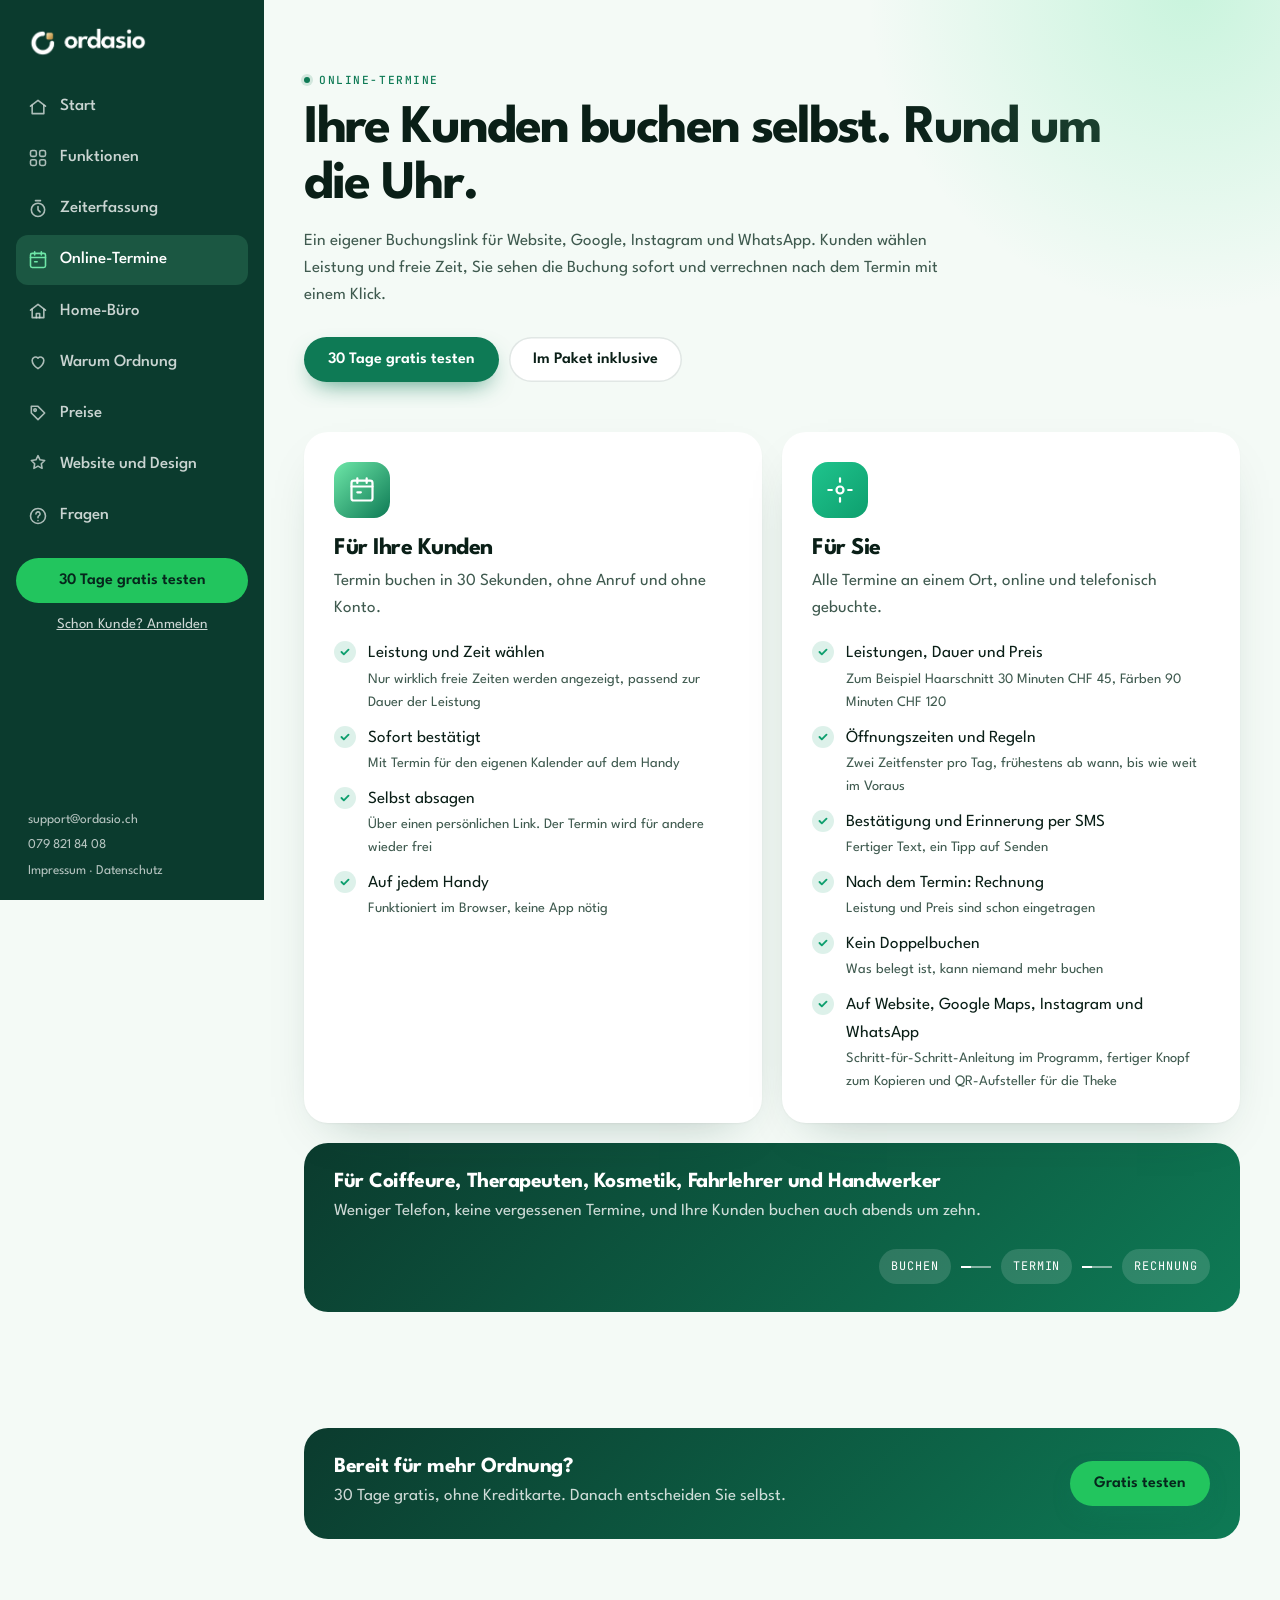
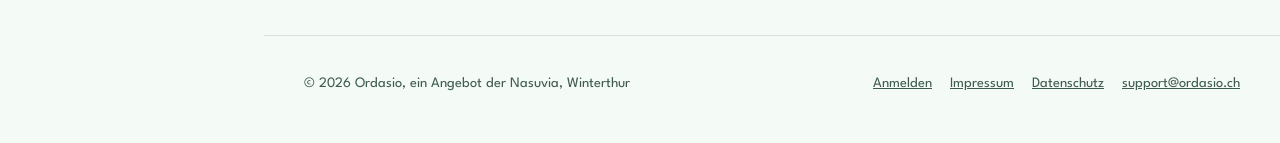
<file: termine.html>
<!doctype html>
<html lang="de-CH">
<head>
  <meta charset="UTF-8" />
  <meta name="viewport" content="width=device-width, initial-scale=1.0" />
  <title>Online-Termine | Ordasio</title>
  <meta name="description" content="Online-Terminbuchung für Coiffeure, Therapeuten, Kosmetik und Handwerker: Kunden buchen selbst, Sie bestätigen per SMS und verrechnen mit einem Klick. Im Ordasio-Paket inklusive." />
  <meta name="robots" content="index, follow, noai, noimageai" />
  <link rel="canonical" href="https://ordasio.ch/termine.html" />
  <meta property="og:type" content="website" />
  <meta property="og:url" content="https://ordasio.ch/termine.html" />
  <meta property="og:title" content="Online-Termine | Ordasio" />
  <meta property="og:description" content="Online-Terminbuchung für Coiffeure, Therapeuten, Kosmetik und Handwerker: Kunden buchen selbst, Sie bestätigen per SMS und verrechnen mit einem Klick. Im Ordasio-Paket inklusive." />
  <meta property="og:image" content="https://ordasio.ch/og-image.png" />
  <meta property="og:locale" content="de_CH" />
  <meta name="theme-color" content="#F4FAF6" />
  <link rel="icon" type="image/png" href="favicon.png" />
  <link rel="apple-touch-icon" href="apple-touch-icon.png" />
  <link rel="preload" href="assets/league-spartan-latin-wght-normal-0z8Zi79b.woff2" as="font" type="font/woff2" crossorigin />
  <link rel="stylesheet" href="style.css" />
  <link rel="stylesheet" href="seiten.css" />
</head>
<body>
  <aside class="leiste" id="leiste" aria-label="Hauptmenü">
      <a href="./" class="leiste-logo" aria-label="Ordasio Startseite"><img src="logo-weiss.png" alt="Ordasio" /></a>
      <nav>
        <a href="./"><svg viewBox="0 0 24 24" aria-hidden="true"><path d="M3 11 12 4l9 7"/><path d="M5 10v10h14V10"/></svg>Start</a>
        <a href="funktionen.html"><svg viewBox="0 0 24 24" aria-hidden="true"><rect x="3" y="3" width="7" height="7" rx="2"/><rect x="14" y="3" width="7" height="7" rx="2"/><rect x="3" y="14" width="7" height="7" rx="2"/><rect x="14" y="14" width="7" height="7" rx="2"/></svg>Funktionen</a>
        <a href="zeiterfassung.html"><svg viewBox="0 0 24 24" aria-hidden="true"><circle cx="12" cy="13" r="8"/><path d="M12 9v4l2.5 2.5M9 2h6"/></svg>Zeiterfassung</a>
        <a href="termine.html" aria-current="page"><svg viewBox="0 0 24 24" aria-hidden="true"><rect x="3" y="4" width="18" height="17" rx="2"/><path d="M3 9h18M8 2v4M16 2v4M8 14h3"/></svg>Online-Termine</a>
        <a href="home-buero.html"><svg viewBox="0 0 24 24" aria-hidden="true"><path d="M3 11 12 4l9 7"/><path d="M5 10v10h14V10"/><path d="M10 20v-5h4v5"/></svg>Home-Büro</a>
        <a href="warum-ordnung.html"><svg viewBox="0 0 24 24" aria-hidden="true"><path d="M12 20s-7-4.4-7-10a4 4 0 0 1 7-2.6A4 4 0 0 1 19 10c0 5.6-7 10-7 10z"/></svg>Warum Ordnung</a>
        <a href="preise.html"><svg viewBox="0 0 24 24" aria-hidden="true"><path d="M20 12 12 20 4 12V4h8z"/><circle cx="8.5" cy="8.5" r="1.5"/></svg>Preise</a>
        <a href="services.html"><svg viewBox="0 0 24 24" aria-hidden="true"><path d="M12 2l2.4 5 5.6.8-4 3.9.9 5.5L12 14.6 7.1 17.2l.9-5.5-4-3.9 5.6-.8z"/></svg>Website und Design</a>
        <a href="fragen.html"><svg viewBox="0 0 24 24" aria-hidden="true"><circle cx="12" cy="12" r="9"/><path d="M9.5 9.5a2.5 2.5 0 1 1 3.5 2.3c-.6.3-1 .9-1 1.6V14M12 17.5v.01"/></svg>Fragen</a>
      </nav>
      <a href="testen.html" class="btn btn-haupt">30 Tage gratis testen</a>
      <a href="https://app.ordasio.ch/" class="anmelden">Schon Kunde? Anmelden</a>
      <div class="leiste-fuss">
        <a href="mailto:support@ordasio.ch">support@ordasio.ch</a>
        <a href="tel:+41798218408">079 821 84 08</a>
        <span><a href="impressum.html">Impressum</a> · <a href="datenschutz.html">Datenschutz</a></span>
      </div>
    </aside>
  <div class="schleier"></div>
  <div class="inhalt">
    <header class="handy-kopf">
      <a href="./" aria-label="Ordasio Startseite"><img src="logo.png" alt="Ordasio" /></a>
      <button type="button" class="menue-knopf" aria-controls="leiste" aria-expanded="false" aria-label="Menü öffnen"><svg viewBox="0 0 24 24"><path d="M4 7h16M4 12h16M4 17h16"/></svg></button>
    </header>
    <main>
    <section class="seiten-kopf">
      <div class="wrap">
        <p class="label">Online-Termine</p>
        <h1>Ihre Kunden buchen selbst. Rund um die Uhr.</h1>
        <p class="lead">Ein eigener Buchungslink für Website, Google, Instagram und WhatsApp. Kunden wählen Leistung und freie Zeit, Sie sehen die Buchung sofort und verrechnen nach dem Termin mit einem Klick.</p>
        <div class="sw-cta"><a href="testen.html" class="btn btn-haupt">30 Tage gratis testen</a><a href="preise.html" class="btn btn-zweit">Im Paket inklusive</a></div>
      </div>
    </section>

    <section class="sw" style="padding-top:24px">
      <div class="wrap">
        <div class="sw-produkte">
          <article class="sw-produkt">
            <span class="ic" style="background:linear-gradient(135deg,#6EE7A8,#0E7A55)"><svg viewBox="0 0 24 24" aria-hidden="true"><rect x="3" y="4" width="18" height="17" rx="2"/><path d="M3 9h18M8 2v4M16 2v4M8 14h3"/></svg></span>
            <h3>Für Ihre Kunden</h3>
            <p>Termin buchen in 30 Sekunden, ohne Anruf und ohne Konto.</p>
            <ul>
              <li><span>Leistung und Zeit wählen<small>Nur wirklich freie Zeiten werden angezeigt, passend zur Dauer der Leistung</small></span></li>
              <li><span>Sofort bestätigt<small>Mit Termin für den eigenen Kalender auf dem Handy</small></span></li>
              <li><span>Selbst absagen<small>Über einen persönlichen Link. Der Termin wird für andere wieder frei</small></span></li>
              <li><span>Auf jedem Handy<small>Funktioniert im Browser, keine App nötig</small></span></li>
            </ul>
          </article>
          <article class="sw-produkt">
            <span class="ic" style="background:linear-gradient(135deg,#1FC48D,#0E9F6E)"><svg viewBox="0 0 24 24" aria-hidden="true"><circle cx="12" cy="12" r="3"/><path d="M12 2v3M12 19v3M2 12h3M19 12h3"/></svg></span>
            <h3>Für Sie</h3>
            <p>Alle Termine an einem Ort, online und telefonisch gebuchte.</p>
            <ul>
              <li><span>Leistungen, Dauer und Preis<small>Zum Beispiel Haarschnitt 30 Minuten CHF 45, Färben 90 Minuten CHF 120</small></span></li>
              <li><span>Öffnungszeiten und Regeln<small>Zwei Zeitfenster pro Tag, frühestens ab wann, bis wie weit im Voraus</small></span></li>
              <li><span>Bestätigung und Erinnerung per SMS<small>Fertiger Text, ein Tipp auf Senden</small></span></li>
              <li><span>Nach dem Termin: Rechnung<small>Leistung und Preis sind schon eingetragen</small></span></li>
              <li><span>Kein Doppelbuchen<small>Was belegt ist, kann niemand mehr buchen</small></span></li>
              <li><span>Auf Website, Google Maps, Instagram und WhatsApp<small>Schritt-für-Schritt-Anleitung im Programm, fertiger Knopf zum Kopieren und QR-Aufsteller für die Theke</small></span></li>
            </ul>
          </article>
        </div>
        <div class="sw-zusammen">
          <div><h3>Für Coiffeure, Therapeuten, Kosmetik, Fahrlehrer und Handwerker</h3><p>Weniger Telefon, keine vergessenen Termine, und Ihre Kunden buchen auch abends um zehn.</p></div>
          <div class="sw-fluss" aria-hidden="true"><span>Buchen</span><i></i><span>Termin</span><i></i><span>Rechnung</span></div>
        </div>
      </div>
    </section>
    <section class="sw" style="padding-top:0">
      <div class="wrap">
        <div class="sw-zusammen">
          <div><h3>Bereit für mehr Ordnung?</h3><p>30 Tage gratis, ohne Kreditkarte. Danach entscheiden Sie selbst.</p></div>
          <a href="testen.html" class="btn btn-haupt" style="margin-left:auto;background:#22C55E;color:#06261C">Gratis testen</a>
        </div>
      </div>
    </section>
    </main>
    <footer class="sw-fuss">
      <div class="wrap">
        <span>© 2026 Ordasio, ein Angebot der Nasuvia, Winterthur</span>
        <span class="rechts"><a href="https://app.ordasio.ch/">Anmelden</a><a href="impressum.html">Impressum</a><a href="datenschutz.html">Datenschutz</a><a href="mailto:support@ordasio.ch">support@ordasio.ch</a></span>
      </div>
    </footer>
  </div>
  <script src="seiten.js"></script>
</body>
</html>
</file>
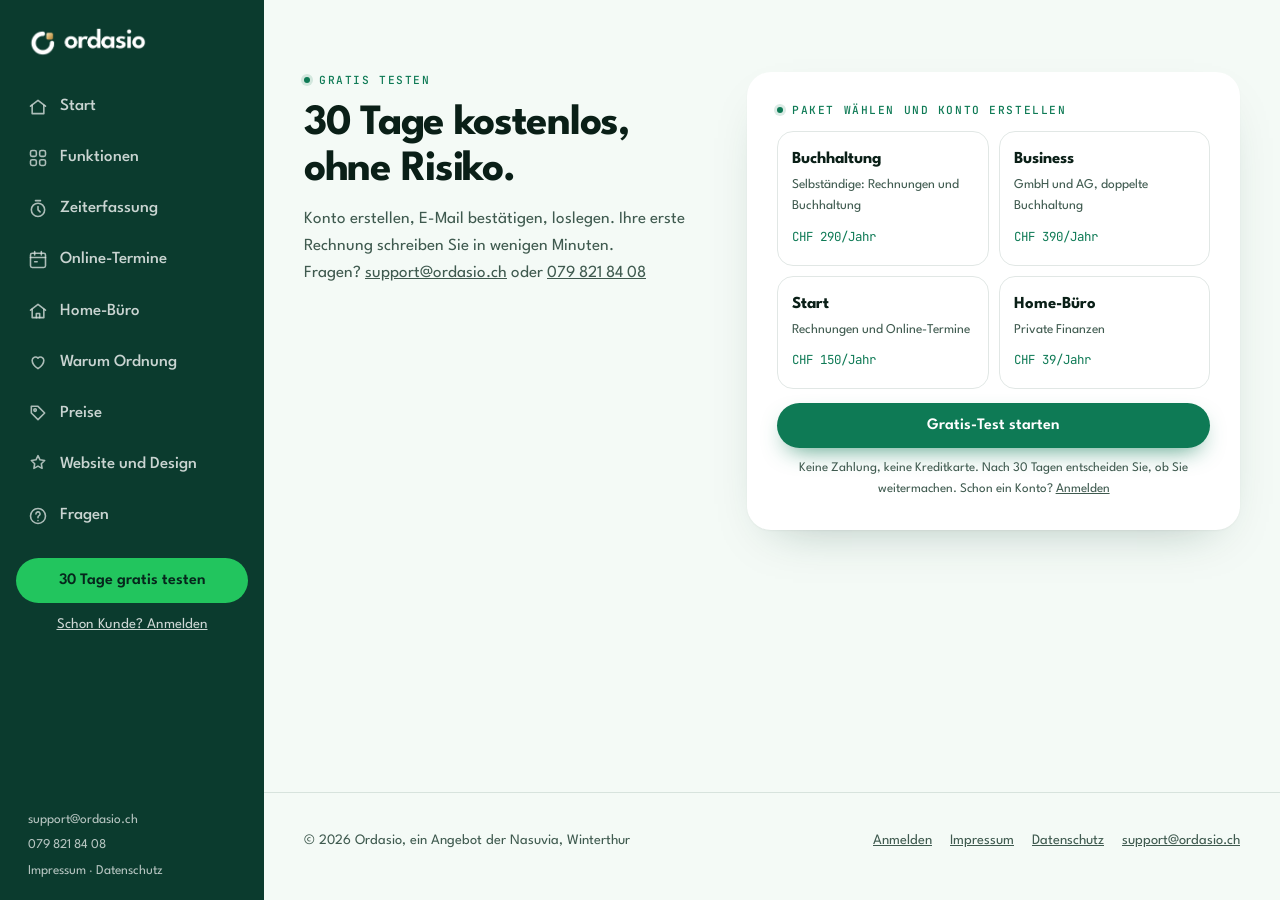
<file: testen.html>
<!doctype html>
<html lang="de-CH">
<head>
  <meta charset="UTF-8" />
  <meta name="viewport" content="width=device-width, initial-scale=1.0" />
  <title>Gratis testen | Ordasio</title>
  <meta name="description" content="Ordasio 30 Tage kostenlos testen: Paket wählen, Konto erstellen, loslegen. Keine Zahlung, keine Kreditkarte." />
  <meta name="robots" content="index, follow, noai, noimageai" />
  <link rel="canonical" href="https://ordasio.ch/testen.html" />
  <meta property="og:type" content="website" />
  <meta property="og:url" content="https://ordasio.ch/testen.html" />
  <meta property="og:title" content="Gratis testen | Ordasio" />
  <meta property="og:description" content="Ordasio 30 Tage kostenlos testen: Paket wählen, Konto erstellen, loslegen. Keine Zahlung, keine Kreditkarte." />
  <meta property="og:image" content="https://ordasio.ch/og-image.png" />
  <meta property="og:locale" content="de_CH" />
  <meta name="theme-color" content="#F4FAF6" />
  <link rel="icon" type="image/png" href="favicon.png" />
  <link rel="apple-touch-icon" href="apple-touch-icon.png" />
  <link rel="preload" href="assets/league-spartan-latin-wght-normal-0z8Zi79b.woff2" as="font" type="font/woff2" crossorigin />
  <link rel="stylesheet" href="style.css" />
  <link rel="stylesheet" href="seiten.css" />
</head>
<body>
  <aside class="leiste" id="leiste" aria-label="Hauptmenü">
      <a href="./" class="leiste-logo" aria-label="Ordasio Startseite"><img src="logo-weiss.png" alt="Ordasio" /></a>
      <nav>
        <a href="./"><svg viewBox="0 0 24 24" aria-hidden="true"><path d="M3 11 12 4l9 7"/><path d="M5 10v10h14V10"/></svg>Start</a>
        <a href="funktionen.html"><svg viewBox="0 0 24 24" aria-hidden="true"><rect x="3" y="3" width="7" height="7" rx="2"/><rect x="14" y="3" width="7" height="7" rx="2"/><rect x="3" y="14" width="7" height="7" rx="2"/><rect x="14" y="14" width="7" height="7" rx="2"/></svg>Funktionen</a>
        <a href="zeiterfassung.html"><svg viewBox="0 0 24 24" aria-hidden="true"><circle cx="12" cy="13" r="8"/><path d="M12 9v4l2.5 2.5M9 2h6"/></svg>Zeiterfassung</a>
        <a href="termine.html"><svg viewBox="0 0 24 24" aria-hidden="true"><rect x="3" y="4" width="18" height="17" rx="2"/><path d="M3 9h18M8 2v4M16 2v4M8 14h3"/></svg>Online-Termine</a>
        <a href="home-buero.html"><svg viewBox="0 0 24 24" aria-hidden="true"><path d="M3 11 12 4l9 7"/><path d="M5 10v10h14V10"/><path d="M10 20v-5h4v5"/></svg>Home-Büro</a>
        <a href="warum-ordnung.html"><svg viewBox="0 0 24 24" aria-hidden="true"><path d="M12 20s-7-4.4-7-10a4 4 0 0 1 7-2.6A4 4 0 0 1 19 10c0 5.6-7 10-7 10z"/></svg>Warum Ordnung</a>
        <a href="preise.html"><svg viewBox="0 0 24 24" aria-hidden="true"><path d="M20 12 12 20 4 12V4h8z"/><circle cx="8.5" cy="8.5" r="1.5"/></svg>Preise</a>
        <a href="services.html"><svg viewBox="0 0 24 24" aria-hidden="true"><path d="M12 2l2.4 5 5.6.8-4 3.9.9 5.5L12 14.6 7.1 17.2l.9-5.5-4-3.9 5.6-.8z"/></svg>Website und Design</a>
        <a href="fragen.html"><svg viewBox="0 0 24 24" aria-hidden="true"><circle cx="12" cy="12" r="9"/><path d="M9.5 9.5a2.5 2.5 0 1 1 3.5 2.3c-.6.3-1 .9-1 1.6V14M12 17.5v.01"/></svg>Fragen</a>
      </nav>
      <a href="testen.html" class="btn btn-haupt" aria-current="page">30 Tage gratis testen</a>
      <a href="https://app.ordasio.ch/" class="anmelden">Schon Kunde? Anmelden</a>
      <div class="leiste-fuss">
        <a href="mailto:support@ordasio.ch">support@ordasio.ch</a>
        <a href="tel:+41798218408">079 821 84 08</a>
        <span><a href="impressum.html">Impressum</a> · <a href="datenschutz.html">Datenschutz</a></span>
      </div>
    </aside>
  <div class="schleier"></div>
  <div class="inhalt">
    <header class="handy-kopf">
      <a href="./" aria-label="Ordasio Startseite"><img src="logo.png" alt="Ordasio" /></a>
      <button type="button" class="menue-knopf" aria-controls="leiste" aria-expanded="false" aria-label="Menü öffnen"><svg viewBox="0 0 24 24"><path d="M4 7h16M4 12h16M4 17h16"/></svg></button>
    </header>
    <main>
    <section class="sw" style="padding-top:clamp(40px,6vw,72px)" id="bestellen">
      <div class="wrap sw-bestellen">
        <div class="sw-titel">
          <p class="label">Gratis testen</p>
          <h2>30 Tage kostenlos, ohne Risiko.</h2>
          <p class="lead">Konto erstellen, E-Mail bestätigen, loslegen. Ihre erste Rechnung schreiben Sie in wenigen Minuten.</p>
          <p>Fragen? <a href="mailto:support@ordasio.ch">support@ordasio.ch</a> oder <a href="tel:+41798218408">079 821 84 08</a></p>
        </div>
        <div class="sw-form">
          <p class="label" style="margin-bottom:12px">Paket wählen und Konto erstellen</p>
          <div class="sw-start"><a class="sw-start-paket" data-paket-wahl="solo" href="https://app.ordasio.ch/?neu=1&amp;paket=solo"><b>Buchhaltung</b><small>Selbständige: Rechnungen und Buchhaltung</small><span data-klein="solo"></span></a><a class="sw-start-paket" data-paket-wahl="business" href="https://app.ordasio.ch/?neu=1&amp;paket=business"><b>Business</b><small>GmbH und AG, doppelte Buchhaltung</small><span data-klein="business"></span></a><a class="sw-start-paket" data-paket-wahl="start" href="https://app.ordasio.ch/?neu=1&amp;paket=start"><b>Start</b><small>Rechnungen und Online-Termine</small><span data-klein="start"></span></a><a class="sw-start-paket" data-paket-wahl="privat" href="https://app.ordasio.ch/?neu=1&amp;paket=privat"><b>Home-Büro</b><small>Private Finanzen</small><span data-klein="privat"></span></a></div>
          <a class="btn btn-haupt" href="https://app.ordasio.ch/?neu=1&amp;paket=solo" style="width:100%;justify-content:center;margin-top:14px">Gratis-Test starten</a>
          <p class="klein">Keine Zahlung, keine Kreditkarte. Nach 30 Tagen entscheiden Sie, ob Sie weitermachen. Schon ein Konto? <a href="https://app.ordasio.ch/">Anmelden</a></p>
        </div>
      </div>
    </section>
    </main>
    <footer class="sw-fuss">
      <div class="wrap">
        <span>© 2026 Ordasio, ein Angebot der Nasuvia, Winterthur</span>
        <span class="rechts"><a href="https://app.ordasio.ch/">Anmelden</a><a href="impressum.html">Impressum</a><a href="datenschutz.html">Datenschutz</a><a href="mailto:support@ordasio.ch">support@ordasio.ch</a></span>
      </div>
    </footer>
  </div>
  <script src="seiten.js"></script>
</body>
</html>
</file>
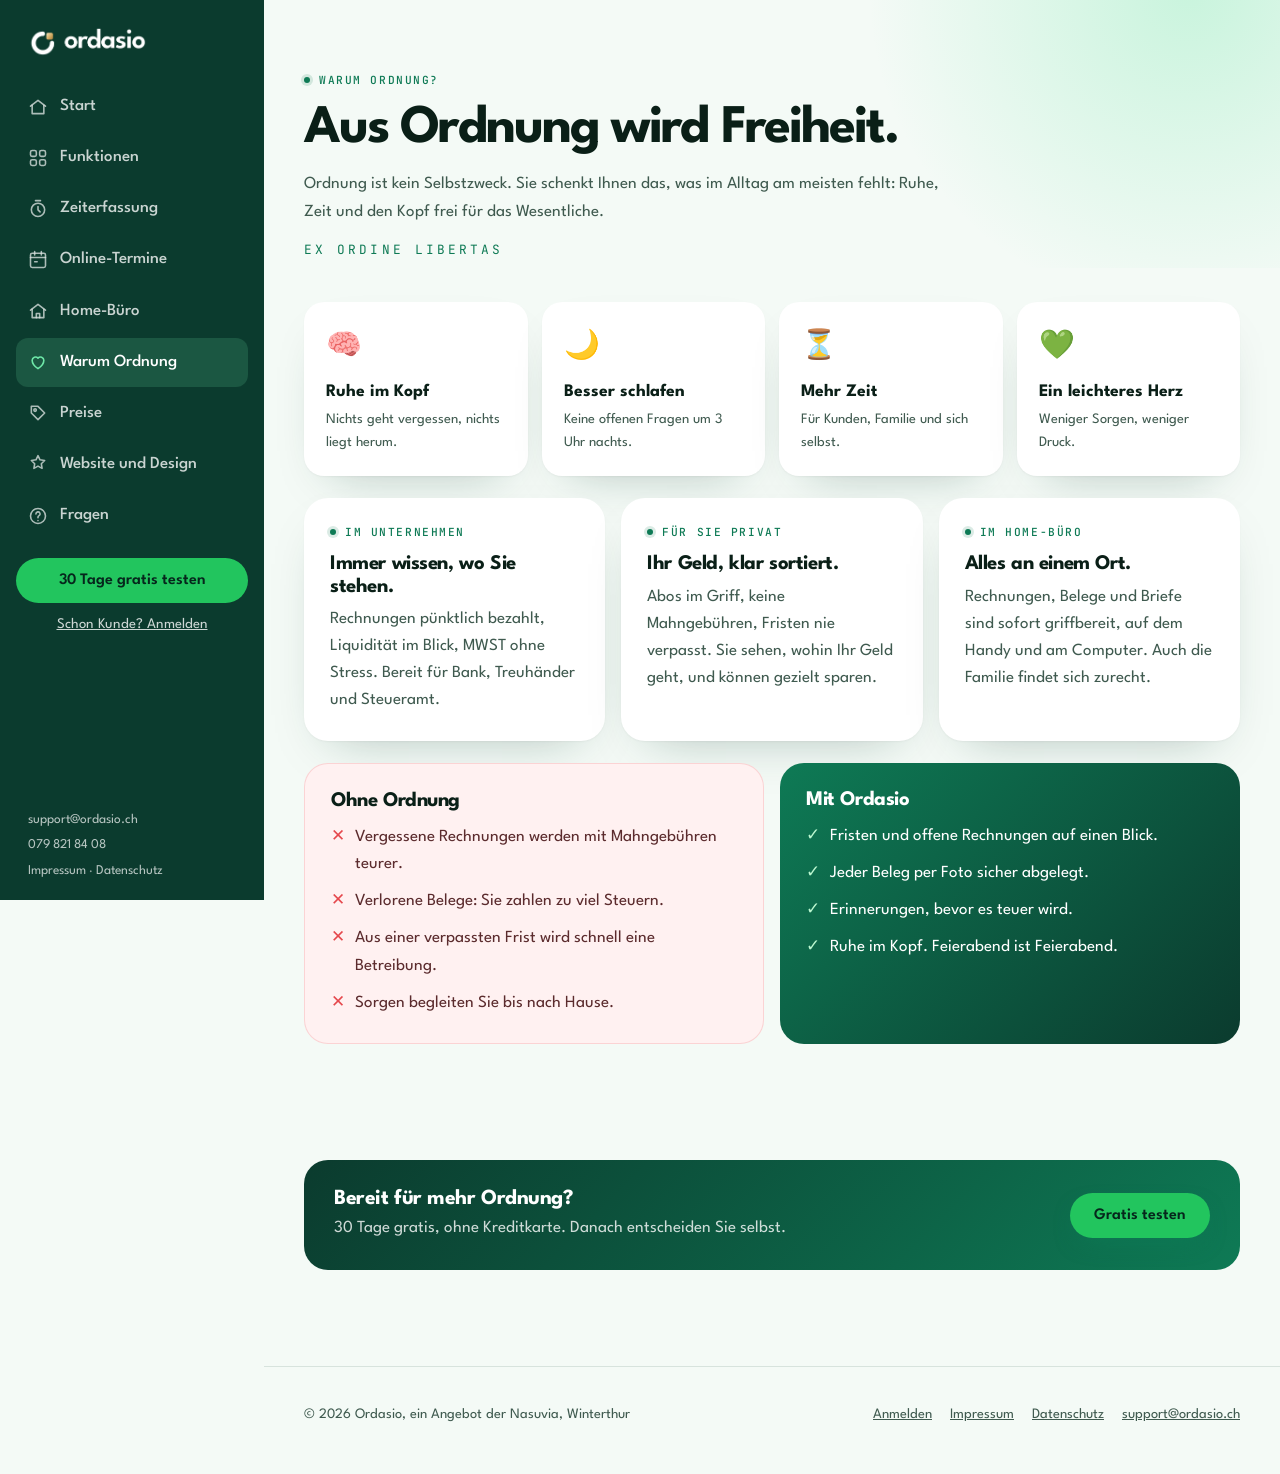
<file: warum-ordnung.html>
<!doctype html>
<html lang="de-CH">
<head>
  <meta charset="UTF-8" />
  <meta name="viewport" content="width=device-width, initial-scale=1.0" />
  <title>Warum Ordnung? | Ordasio</title>
  <meta name="description" content="Aus Ordnung wird Freiheit: was Ordnung im Unternehmen, privat und im Home-Büro bewirkt, und was Chaos jeden Tag kostet." />
  <meta name="robots" content="index, follow, noai, noimageai" />
  <link rel="canonical" href="https://ordasio.ch/warum-ordnung.html" />
  <meta property="og:type" content="website" />
  <meta property="og:url" content="https://ordasio.ch/warum-ordnung.html" />
  <meta property="og:title" content="Warum Ordnung? | Ordasio" />
  <meta property="og:description" content="Aus Ordnung wird Freiheit: was Ordnung im Unternehmen, privat und im Home-Büro bewirkt, und was Chaos jeden Tag kostet." />
  <meta property="og:image" content="https://ordasio.ch/og-image.png" />
  <meta property="og:locale" content="de_CH" />
  <meta name="theme-color" content="#F4FAF6" />
  <link rel="icon" type="image/png" href="favicon.png" />
  <link rel="apple-touch-icon" href="apple-touch-icon.png" />
  <link rel="preload" href="assets/league-spartan-latin-wght-normal-0z8Zi79b.woff2" as="font" type="font/woff2" crossorigin />
  <link rel="stylesheet" href="style.css" />
  <link rel="stylesheet" href="seiten.css" />
</head>
<body>
  <aside class="leiste" id="leiste" aria-label="Hauptmenü">
      <a href="./" class="leiste-logo" aria-label="Ordasio Startseite"><img src="logo-weiss.png" alt="Ordasio" /></a>
      <nav>
        <a href="./"><svg viewBox="0 0 24 24" aria-hidden="true"><path d="M3 11 12 4l9 7"/><path d="M5 10v10h14V10"/></svg>Start</a>
        <a href="funktionen.html"><svg viewBox="0 0 24 24" aria-hidden="true"><rect x="3" y="3" width="7" height="7" rx="2"/><rect x="14" y="3" width="7" height="7" rx="2"/><rect x="3" y="14" width="7" height="7" rx="2"/><rect x="14" y="14" width="7" height="7" rx="2"/></svg>Funktionen</a>
        <a href="zeiterfassung.html"><svg viewBox="0 0 24 24" aria-hidden="true"><circle cx="12" cy="13" r="8"/><path d="M12 9v4l2.5 2.5M9 2h6"/></svg>Zeiterfassung</a>
        <a href="termine.html"><svg viewBox="0 0 24 24" aria-hidden="true"><rect x="3" y="4" width="18" height="17" rx="2"/><path d="M3 9h18M8 2v4M16 2v4M8 14h3"/></svg>Online-Termine</a>
        <a href="home-buero.html"><svg viewBox="0 0 24 24" aria-hidden="true"><path d="M3 11 12 4l9 7"/><path d="M5 10v10h14V10"/><path d="M10 20v-5h4v5"/></svg>Home-Büro</a>
        <a href="warum-ordnung.html" aria-current="page"><svg viewBox="0 0 24 24" aria-hidden="true"><path d="M12 20s-7-4.4-7-10a4 4 0 0 1 7-2.6A4 4 0 0 1 19 10c0 5.6-7 10-7 10z"/></svg>Warum Ordnung</a>
        <a href="preise.html"><svg viewBox="0 0 24 24" aria-hidden="true"><path d="M20 12 12 20 4 12V4h8z"/><circle cx="8.5" cy="8.5" r="1.5"/></svg>Preise</a>
        <a href="services.html"><svg viewBox="0 0 24 24" aria-hidden="true"><path d="M12 2l2.4 5 5.6.8-4 3.9.9 5.5L12 14.6 7.1 17.2l.9-5.5-4-3.9 5.6-.8z"/></svg>Website und Design</a>
        <a href="fragen.html"><svg viewBox="0 0 24 24" aria-hidden="true"><circle cx="12" cy="12" r="9"/><path d="M9.5 9.5a2.5 2.5 0 1 1 3.5 2.3c-.6.3-1 .9-1 1.6V14M12 17.5v.01"/></svg>Fragen</a>
      </nav>
      <a href="testen.html" class="btn btn-haupt">30 Tage gratis testen</a>
      <a href="https://app.ordasio.ch/" class="anmelden">Schon Kunde? Anmelden</a>
      <div class="leiste-fuss">
        <a href="mailto:support@ordasio.ch">support@ordasio.ch</a>
        <a href="tel:+41798218408">079 821 84 08</a>
        <span><a href="impressum.html">Impressum</a> · <a href="datenschutz.html">Datenschutz</a></span>
      </div>
    </aside>
  <div class="schleier"></div>
  <div class="inhalt">
    <header class="handy-kopf">
      <a href="./" aria-label="Ordasio Startseite"><img src="logo.png" alt="Ordasio" /></a>
      <button type="button" class="menue-knopf" aria-controls="leiste" aria-expanded="false" aria-label="Menü öffnen"><svg viewBox="0 0 24 24"><path d="M4 7h16M4 12h16M4 17h16"/></svg></button>
    </header>
    <main>
    <section class="seiten-kopf">
      <div class="wrap">
        <p class="label">Warum Ordnung?</p>
        <h1>Aus Ordnung wird Freiheit.</h1>
        <p class="lead">Ordnung ist kein Selbstzweck. Sie schenkt Ihnen das, was im Alltag am meisten fehlt: Ruhe, Zeit und den Kopf frei für das Wesentliche.</p>
        <p class="wa-latein">Ex ordine libertas</p>
      </div>
    </section>
    <section class="sw" style="padding-top:24px" id="warum">
      <div class="wrap">
        <div class="wa-mensch">
          <div><span>🧠</span><b>Ruhe im Kopf</b><small>Nichts geht vergessen, nichts liegt herum.</small></div>
          <div><span>🌙</span><b>Besser schlafen</b><small>Keine offenen Fragen um 3 Uhr nachts.</small></div>
          <div><span>⏳</span><b>Mehr Zeit</b><small>Für Kunden, Familie und sich selbst.</small></div>
          <div><span>💚</span><b>Ein leichteres Herz</b><small>Weniger Sorgen, weniger Druck.</small></div>
        </div>
        <div class="wa-drei">
          <article><p class="label">Im Unternehmen</p><h3>Immer wissen, wo Sie stehen.</h3><p>Rechnungen pünktlich bezahlt, Liquidität im Blick, MWST ohne Stress. Bereit für Bank, Treuhänder und Steueramt.</p></article>
          <article><p class="label">Für Sie privat</p><h3>Ihr Geld, klar sortiert.</h3><p>Abos im Griff, keine Mahngebühren, Fristen nie verpasst. Sie sehen, wohin Ihr Geld geht, und können gezielt sparen.</p></article>
          <article><p class="label">Im Home-Büro</p><h3>Alles an einem Ort.</h3><p>Rechnungen, Belege und Briefe sind sofort griffbereit, auf dem Handy und am Computer. Auch die Familie findet sich zurecht.</p></article>
        </div>
        <div class="wa-vergleich">
          <div class="wa-ohne">
            <h3>Ohne Ordnung</h3>
            <ul><li>Vergessene Rechnungen werden mit Mahngebühren teurer.</li><li>Verlorene Belege: Sie zahlen zu viel Steuern.</li><li>Aus einer verpassten Frist wird schnell eine Betreibung.</li><li>Sorgen begleiten Sie bis nach Hause.</li></ul>
          </div>
          <div class="wa-mit">
            <h3>Mit Ordasio</h3>
            <ul><li>Fristen und offene Rechnungen auf einen Blick.</li><li>Jeder Beleg per Foto sicher abgelegt.</li><li>Erinnerungen, bevor es teuer wird.</li><li>Ruhe im Kopf. Feierabend ist Feierabend.</li></ul>
          </div>
        </div>
      </div>
    </section>

    <section class="sw" style="padding-top:0">
      <div class="wrap">
        <div class="sw-zusammen">
          <div><h3>Bereit für mehr Ordnung?</h3><p>30 Tage gratis, ohne Kreditkarte. Danach entscheiden Sie selbst.</p></div>
          <a href="testen.html" class="btn btn-haupt" style="margin-left:auto;background:#22C55E;color:#06261C">Gratis testen</a>
        </div>
      </div>
    </section>
    </main>
    <footer class="sw-fuss">
      <div class="wrap">
        <span>© 2026 Ordasio, ein Angebot der Nasuvia, Winterthur</span>
        <span class="rechts"><a href="https://app.ordasio.ch/">Anmelden</a><a href="impressum.html">Impressum</a><a href="datenschutz.html">Datenschutz</a><a href="mailto:support@ordasio.ch">support@ordasio.ch</a></span>
      </div>
    </footer>
  </div>
  <script src="seiten.js"></script>
</body>
</html>
</file>
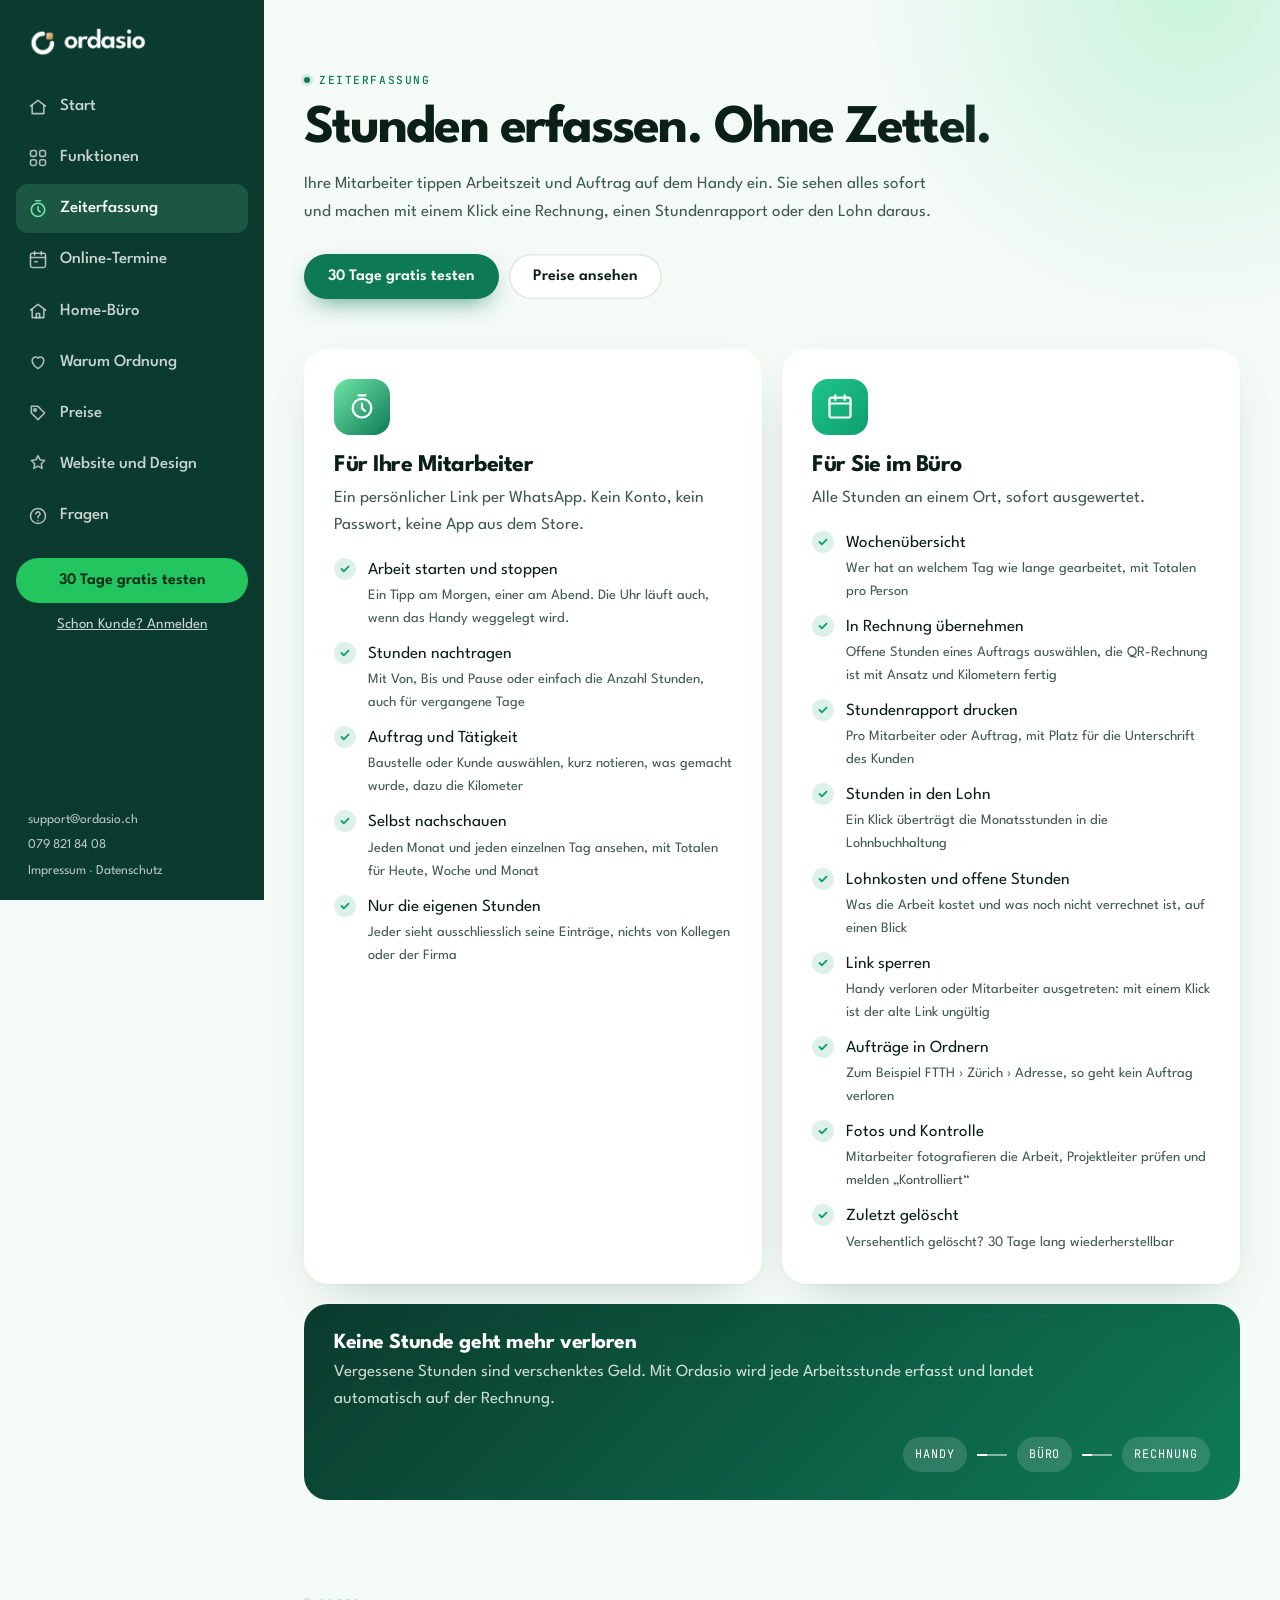
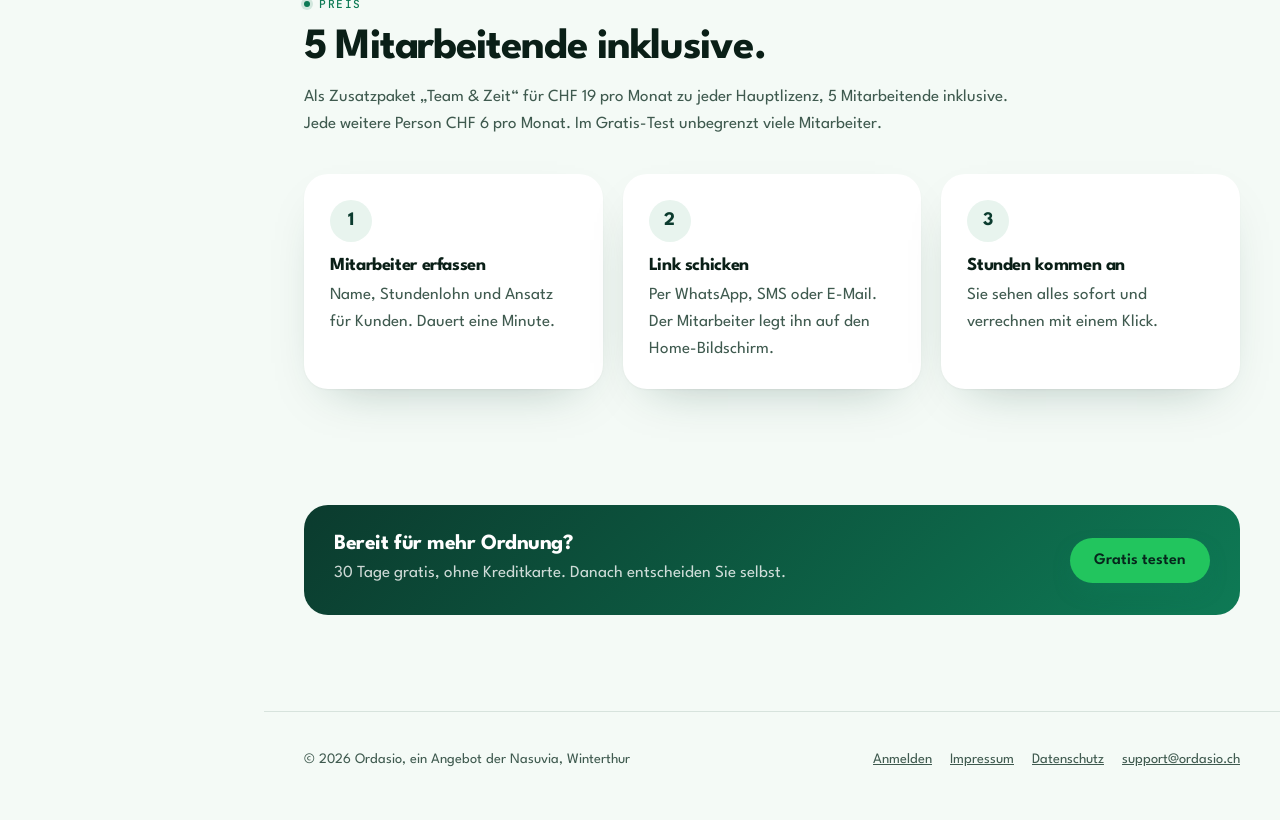
<file: zeiterfassung.html>
<!doctype html>
<html lang="de-CH">
<head>
  <meta charset="UTF-8" />
  <meta name="viewport" content="width=device-width, initial-scale=1.0" />
  <title>Zeiterfassung | Ordasio</title>
  <meta name="description" content="Zeiterfassung für Handwerker und KMU: Mitarbeiter erfassen Stunden auf dem Handy, Sie machen daraus Rechnung, Rapport und Lohn. 5 Mitarbeitende inklusive." />
  <meta name="robots" content="index, follow, noai, noimageai" />
  <link rel="canonical" href="https://ordasio.ch/zeiterfassung.html" />
  <meta property="og:type" content="website" />
  <meta property="og:url" content="https://ordasio.ch/zeiterfassung.html" />
  <meta property="og:title" content="Zeiterfassung | Ordasio" />
  <meta property="og:description" content="Zeiterfassung für Handwerker und KMU: Mitarbeiter erfassen Stunden auf dem Handy, Sie machen daraus Rechnung, Rapport und Lohn. 5 Mitarbeitende inklusive." />
  <meta property="og:image" content="https://ordasio.ch/og-image.png" />
  <meta property="og:locale" content="de_CH" />
  <meta name="theme-color" content="#F4FAF6" />
  <link rel="icon" type="image/png" href="favicon.png" />
  <link rel="apple-touch-icon" href="apple-touch-icon.png" />
  <link rel="preload" href="assets/league-spartan-latin-wght-normal-0z8Zi79b.woff2" as="font" type="font/woff2" crossorigin />
  <link rel="stylesheet" href="style.css" />
  <link rel="stylesheet" href="seiten.css" />
</head>
<body>
  <aside class="leiste" id="leiste" aria-label="Hauptmenü">
      <a href="./" class="leiste-logo" aria-label="Ordasio Startseite"><img src="logo-weiss.png" alt="Ordasio" /></a>
      <nav>
        <a href="./"><svg viewBox="0 0 24 24" aria-hidden="true"><path d="M3 11 12 4l9 7"/><path d="M5 10v10h14V10"/></svg>Start</a>
        <a href="funktionen.html"><svg viewBox="0 0 24 24" aria-hidden="true"><rect x="3" y="3" width="7" height="7" rx="2"/><rect x="14" y="3" width="7" height="7" rx="2"/><rect x="3" y="14" width="7" height="7" rx="2"/><rect x="14" y="14" width="7" height="7" rx="2"/></svg>Funktionen</a>
        <a href="zeiterfassung.html" aria-current="page"><svg viewBox="0 0 24 24" aria-hidden="true"><circle cx="12" cy="13" r="8"/><path d="M12 9v4l2.5 2.5M9 2h6"/></svg>Zeiterfassung</a>
        <a href="termine.html"><svg viewBox="0 0 24 24" aria-hidden="true"><rect x="3" y="4" width="18" height="17" rx="2"/><path d="M3 9h18M8 2v4M16 2v4M8 14h3"/></svg>Online-Termine</a>
        <a href="home-buero.html"><svg viewBox="0 0 24 24" aria-hidden="true"><path d="M3 11 12 4l9 7"/><path d="M5 10v10h14V10"/><path d="M10 20v-5h4v5"/></svg>Home-Büro</a>
        <a href="warum-ordnung.html"><svg viewBox="0 0 24 24" aria-hidden="true"><path d="M12 20s-7-4.4-7-10a4 4 0 0 1 7-2.6A4 4 0 0 1 19 10c0 5.6-7 10-7 10z"/></svg>Warum Ordnung</a>
        <a href="preise.html"><svg viewBox="0 0 24 24" aria-hidden="true"><path d="M20 12 12 20 4 12V4h8z"/><circle cx="8.5" cy="8.5" r="1.5"/></svg>Preise</a>
        <a href="services.html"><svg viewBox="0 0 24 24" aria-hidden="true"><path d="M12 2l2.4 5 5.6.8-4 3.9.9 5.5L12 14.6 7.1 17.2l.9-5.5-4-3.9 5.6-.8z"/></svg>Website und Design</a>
        <a href="fragen.html"><svg viewBox="0 0 24 24" aria-hidden="true"><circle cx="12" cy="12" r="9"/><path d="M9.5 9.5a2.5 2.5 0 1 1 3.5 2.3c-.6.3-1 .9-1 1.6V14M12 17.5v.01"/></svg>Fragen</a>
      </nav>
      <a href="testen.html" class="btn btn-haupt">30 Tage gratis testen</a>
      <a href="https://app.ordasio.ch/" class="anmelden">Schon Kunde? Anmelden</a>
      <div class="leiste-fuss">
        <a href="mailto:support@ordasio.ch">support@ordasio.ch</a>
        <a href="tel:+41798218408">079 821 84 08</a>
        <span><a href="impressum.html">Impressum</a> · <a href="datenschutz.html">Datenschutz</a></span>
      </div>
    </aside>
  <div class="schleier"></div>
  <div class="inhalt">
    <header class="handy-kopf">
      <a href="./" aria-label="Ordasio Startseite"><img src="logo.png" alt="Ordasio" /></a>
      <button type="button" class="menue-knopf" aria-controls="leiste" aria-expanded="false" aria-label="Menü öffnen"><svg viewBox="0 0 24 24"><path d="M4 7h16M4 12h16M4 17h16"/></svg></button>
    </header>
    <main>
    <section class="seiten-kopf">
      <div class="wrap">
        <p class="label">Zeiterfassung</p>
        <h1>Stunden erfassen. Ohne Zettel.</h1>
        <p class="lead">Ihre Mitarbeiter tippen Arbeitszeit und Auftrag auf dem Handy ein. Sie sehen alles sofort und machen mit einem Klick eine Rechnung, einen Stundenrapport oder den Lohn daraus.</p>
        <div class="sw-cta"><a href="testen.html" class="btn btn-haupt">30 Tage gratis testen</a><a href="preise.html" class="btn btn-zweit">Preise ansehen</a></div>
      </div>
    </section>

    <section class="sw" style="padding-top:24px">
      <div class="wrap">
        <div class="sw-produkte">
          <article class="sw-produkt">
            <span class="ic" style="background:linear-gradient(135deg,#6EE7A8,#0E7A55)"><svg viewBox="0 0 24 24" aria-hidden="true"><circle cx="12" cy="13" r="8"/><path d="M12 9v4l2.5 2.5M9 2h6"/></svg></span>
            <h3>Für Ihre Mitarbeiter</h3>
            <p>Ein persönlicher Link per WhatsApp. Kein Konto, kein Passwort, keine App aus dem Store.</p>
            <ul>
              <li><span>Arbeit starten und stoppen<small>Ein Tipp am Morgen, einer am Abend. Die Uhr läuft auch, wenn das Handy weggelegt wird.</small></span></li>
              <li><span>Stunden nachtragen<small>Mit Von, Bis und Pause oder einfach die Anzahl Stunden, auch für vergangene Tage</small></span></li>
              <li><span>Auftrag und Tätigkeit<small>Baustelle oder Kunde auswählen, kurz notieren, was gemacht wurde, dazu die Kilometer</small></span></li>
              <li><span>Selbst nachschauen<small>Jeden Monat und jeden einzelnen Tag ansehen, mit Totalen für Heute, Woche und Monat</small></span></li>
              <li><span>Nur die eigenen Stunden<small>Jeder sieht ausschliesslich seine Einträge, nichts von Kollegen oder der Firma</small></span></li>
            </ul>
          </article>
          <article class="sw-produkt">
            <span class="ic" style="background:linear-gradient(135deg,#1FC48D,#0E9F6E)"><svg viewBox="0 0 24 24" aria-hidden="true"><rect x="3" y="4" width="18" height="17" rx="2"/><path d="M3 9h18M8 2v4M16 2v4"/></svg></span>
            <h3>Für Sie im Büro</h3>
            <p>Alle Stunden an einem Ort, sofort ausgewertet.</p>
            <ul>
              <li><span>Wochenübersicht<small>Wer hat an welchem Tag wie lange gearbeitet, mit Totalen pro Person</small></span></li>
              <li><span>In Rechnung übernehmen<small>Offene Stunden eines Auftrags auswählen, die QR-Rechnung ist mit Ansatz und Kilometern fertig</small></span></li>
              <li><span>Stundenrapport drucken<small>Pro Mitarbeiter oder Auftrag, mit Platz für die Unterschrift des Kunden</small></span></li>
              <li><span>Stunden in den Lohn<small>Ein Klick überträgt die Monatsstunden in die Lohnbuchhaltung</small></span></li>
              <li><span>Lohnkosten und offene Stunden<small>Was die Arbeit kostet und was noch nicht verrechnet ist, auf einen Blick</small></span></li>
              <li><span>Link sperren<small>Handy verloren oder Mitarbeiter ausgetreten: mit einem Klick ist der alte Link ungültig</small></span></li>
              <li><span>Aufträge in Ordnern<small>Zum Beispiel FTTH › Zürich › Adresse, so geht kein Auftrag verloren</small></span></li>
              <li><span>Fotos und Kontrolle<small>Mitarbeiter fotografieren die Arbeit, Projektleiter prüfen und melden „Kontrolliert“</small></span></li>
              <li><span>Zuletzt gelöscht<small>Versehentlich gelöscht? 30 Tage lang wiederherstellbar</small></span></li>
            </ul>
          </article>
        </div>
        <div class="sw-zusammen">
          <div><h3>Keine Stunde geht mehr verloren</h3><p>Vergessene Stunden sind verschenktes Geld. Mit Ordasio wird jede Arbeitsstunde erfasst und landet automatisch auf der Rechnung.</p></div>
          <div class="sw-fluss" aria-hidden="true"><span>Handy</span><i></i><span>Büro</span><i></i><span>Rechnung</span></div>
        </div>
      </div>
    </section>

    <section class="sw" style="padding-top:0">
      <div class="wrap">
        <div class="sw-titel"><p class="label">Preis</p><h2>5 Mitarbeitende inklusive.</h2>
          <p class="lead">Als Zusatzpaket „Team &amp; Zeit“ für CHF 19 pro Monat zu jeder Hauptlizenz, 5 Mitarbeitende inklusive. Jede weitere Person CHF 6 pro Monat. Im Gratis-Test unbegrenzt viele Mitarbeiter.</p></div>
        <div class="sw-schritte">
          <div class="sw-schritt"><h3>Mitarbeiter erfassen</h3><p>Name, Stundenlohn und Ansatz für Kunden. Dauert eine Minute.</p></div>
          <div class="sw-schritt"><h3>Link schicken</h3><p>Per WhatsApp, SMS oder E-Mail. Der Mitarbeiter legt ihn auf den Home-Bildschirm.</p></div>
          <div class="sw-schritt"><h3>Stunden kommen an</h3><p>Sie sehen alles sofort und verrechnen mit einem Klick.</p></div>
        </div>
      </div>
    </section>
    <section class="sw" style="padding-top:0">
      <div class="wrap">
        <div class="sw-zusammen">
          <div><h3>Bereit für mehr Ordnung?</h3><p>30 Tage gratis, ohne Kreditkarte. Danach entscheiden Sie selbst.</p></div>
          <a href="testen.html" class="btn btn-haupt" style="margin-left:auto;background:#22C55E;color:#06261C">Gratis testen</a>
        </div>
      </div>
    </section>
    </main>
    <footer class="sw-fuss">
      <div class="wrap">
        <span>© 2026 Ordasio, ein Angebot der Nasuvia, Winterthur</span>
        <span class="rechts"><a href="https://app.ordasio.ch/">Anmelden</a><a href="impressum.html">Impressum</a><a href="datenschutz.html">Datenschutz</a><a href="mailto:support@ordasio.ch">support@ordasio.ch</a></span>
      </div>
    </footer>
  </div>
  <script src="seiten.js"></script>
</body>
</html>
</file>
<file: style.css>
@font-face{font-family:"League Spartan";font-style:normal;font-display:swap;font-weight:100 900;src:url(assets/league-spartan-latin-wght-normal-0z8Zi79b.woff2) format("woff2-variations");unicode-range:U+0000-00FF,U+0131,U+0152-0153,U+02BB-02BC,U+02C6,U+02DA,U+02DC,U+0304,U+0308,U+0329,U+2000-206F,U+20AC,U+2122,U+2191,U+2193,U+2212,U+2215,U+FEFF,U+FFFD}
@font-face{font-family:"League Spartan";font-style:normal;font-display:swap;font-weight:100 900;src:url(assets/league-spartan-latin-ext-wght-normal-DdUHL39C.woff2) format("woff2-variations");unicode-range:U+0100-02BA,U+02BD-02C5,U+02C7-02CC,U+02CE-02D7,U+02DD-02FF,U+1E00-1E9F,U+20A0-20AB,U+20AD-20C0,U+2C60-2C7F,U+A720-A7FF}
@font-face{font-family:"JetBrains Mono";font-style:normal;font-display:swap;font-weight:100 800;src:url(assets/jetbrains-mono-latin-wght-normal-B9CIFXIH.woff2) format("woff2-variations");unicode-range:U+0000-00FF,U+0131,U+0152-0153,U+02BB-02BC,U+02C6,U+02DA,U+02DC,U+0304,U+0308,U+0329,U+2000-206F,U+20AC,U+2122,U+2191,U+2193,U+2212,U+2215,U+FEFF,U+FFFD}

:root{
  --papier:#F4FAF6;--karte:#fff;--tinte:#0A1F17;--text:#3F5A4F;--blau:#0B3B2E;--elektrik:#0E7A55;--eis:#6EE7A8;--gruen:#0E9F6E;--rot:#E5484D;--gelb:#F5B53D;
  --linie:rgba(11,59,46,.12);--linie-stark:rgba(11,59,46,.25);--flaeche:#E8F4EE;
  --schatten:0 1px 2px rgba(12,18,38,.04),0 20px 50px -28px rgba(11,59,46,.35);
  --schatten-hoch:0 1px 2px rgba(12,18,38,.05),0 30px 70px -30px rgba(11,59,46,.45);
  --display:"League Spartan",system-ui,sans-serif;--mono:"JetBrains Mono",ui-monospace,monospace;
  --breite:1160px;--rand:clamp(16px,4vw,40px);--nav:72px;--radius:22px;
}
*,*::before,*::after{box-sizing:border-box}
html{scroll-behavior:smooth;scroll-padding-top:calc(var(--nav) + 12px);-webkit-text-size-adjust:100%}
body{margin:0;background:var(--papier);color:var(--text);font:400 1.06rem/1.6 var(--display);-webkit-font-smoothing:antialiased;overflow-x:hidden}
img,svg{display:block;max-width:100%}
a{color:inherit}
h1,h2,h3,h4{font-family:var(--display);color:var(--tinte);margin:0;line-height:1.08;letter-spacing:-.02em}
p{margin:0}
.wrap{max-width:var(--breite);margin:0 auto;padding:0 var(--rand)}
.mono{font-family:var(--mono);font-size:.74rem;letter-spacing:.1em;text-transform:uppercase}
.label{display:flex;align-items:baseline;gap:9px;color:var(--elektrik);font-family:var(--mono);font-size:.7rem;font-weight:500;line-height:1.5;letter-spacing:.14em;text-transform:uppercase;margin-bottom:12px}
.label::before{content:"";flex:none;width:6px;height:6px;border-radius:50%;background:currentColor;box-shadow:0 0 0 3px rgba(14,122,85,.15);transform:translateY(-1px)}
.leise{color:var(--text)}

/* Navigation */
/* Kopfzeile ohne eigene Fläche: oben durchsichtig, beim Scrollen läuft der Inhalt weich darunter aus */
.nav{position:sticky;top:0;z-index:50;height:var(--nav);background:transparent;transition:background-color .3s}
.nav::after{content:"";position:absolute;left:0;right:0;top:100%;height:28px;background:linear-gradient(180deg,var(--papier),rgba(247,249,253,0));opacity:0;pointer-events:none;transition:opacity .3s}
.nav.unten,.menu-offen .nav{background-color:var(--papier)}
.nav.unten::after{opacity:1}
.menu-offen .nav::after{opacity:0}
.nav .wrap{height:100%;display:flex;align-items:center;gap:28px}
.nav-logo{display:inline-flex;align-items:center;gap:5px;text-decoration:none;padding:6px 10px 6px 6px;margin-left:-6px;border-radius:100px;transition:background .25s}
.nav-logo:hover{background:rgba(14,122,85,.07)}
.nav-logo img{height:18px;width:auto}
.logo-punkt{position:relative;width:15px;height:15px;border-radius:50%;background:var(--blau);flex:none;transition:transform .35s cubic-bezier(.3,1.6,.5,1)}
.logo-punkt::after{content:"";position:absolute;inset:-3px;border-radius:50%;border:1.5px solid var(--elektrik);opacity:0;animation:logoRing 3.2s ease-out infinite}
.nav-logo:hover .logo-punkt{transform:scale(1.15)}
@keyframes logoRing{0%{transform:scale(.7);opacity:.7}70%,100%{transform:scale(1.7);opacity:0}}
.nav-links{display:flex;gap:4px;margin-left:auto}
.nav-links a{text-decoration:none;color:var(--tinte);font-size:.98rem;padding:8px 14px;border-radius:100px;transition:background .2s,color .2s}
.nav-links a:hover{background:var(--flaeche)}
.nav-links a[aria-current]{color:var(--elektrik);font-weight:600}
.nav-burger{display:none;margin-left:auto;width:44px;height:44px;border:0;background:none;cursor:pointer;position:relative}
.nav-burger i{position:absolute;left:11px;right:11px;height:2px;background:var(--tinte);border-radius:2px;transition:transform .3s,top .3s,opacity .2s}
.nav-burger i:nth-child(1){top:16px}.nav-burger i:nth-child(2){top:22px}.nav-burger i:nth-child(3){top:28px}
.menu-offen .nav-burger i:nth-child(1){top:22px;transform:rotate(45deg)}
.menu-offen .nav-burger i:nth-child(2){opacity:0}
.menu-offen .nav-burger i:nth-child(3){top:22px;transform:rotate(-45deg)}
.menu{position:fixed;inset:var(--nav) 0 0;z-index:49;background:var(--papier);padding:18px var(--rand) 40px;overflow-y:auto;opacity:0;visibility:hidden;transform:translateY(-8px);transition:opacity .25s,transform .25s,visibility .25s}
.menu-offen .menu{opacity:1;visibility:visible;transform:none}
.menu a{display:flex;justify-content:space-between;align-items:center;text-decoration:none;color:var(--tinte);font-size:1.35rem;font-weight:600;padding:16px 4px;border-bottom:1px solid var(--linie)}
.menu a::after{content:"→";color:var(--elektrik);font-weight:400}
.menu a.klein{font-size:1.05rem;font-weight:500}
.menu .btn{margin-top:14px;width:100%;justify-content:center;border:0;font-size:1.05rem}
.menu .btn-haupt{color:#fff;margin-top:26px}
.menu .btn::after{content:none}
.menu-offen{overflow:hidden}

/* Knöpfe */
.btn{display:inline-flex;align-items:center;gap:10px;text-decoration:none;font:600 1rem var(--display);padding:15px 24px;border-radius:100px;border:0;cursor:pointer;transition:transform .25s cubic-bezier(.3,1.5,.5,1),box-shadow .25s,background .2s;white-space:nowrap}
.btn:hover{transform:translateY(-2px)}
.btn:active{transform:translateY(0) scale(.98)}
.btn-haupt{background:var(--elektrik);color:#fff;box-shadow:0 10px 24px -10px rgba(14,122,85,.8)}
.btn-haupt:hover{box-shadow:0 16px 30px -12px rgba(14,122,85,.9)}
.btn-zweit{background:#fff;color:var(--tinte);box-shadow:inset 0 0 0 1.5px var(--linie)}
.btn-zweit:hover{box-shadow:inset 0 0 0 1.5px var(--linie-stark)}
.btn-klein{padding:10px 18px;font-size:.95rem}
.btn .pfeil{transition:transform .25s}
.btn:hover .pfeil{transform:translateX(3px)}
.knoepfe{display:flex;flex-wrap:wrap;gap:12px;margin-top:30px}
.tel-punkt{width:8px;height:8px;border-radius:50%;background:var(--gruen);box-shadow:0 0 0 0 rgba(14,159,110,.5);animation:telPuls 2s infinite}
@keyframes telPuls{70%{box-shadow:0 0 0 8px rgba(14,159,110,0)}100%{box-shadow:0 0 0 0 rgba(14,159,110,0)}}

/* Abschnitte */
.abschnitt{padding:clamp(64px,10vw,120px) 0}
.abschnitt.eng{padding-top:0}
.kopf{max-width:680px;margin-bottom:clamp(32px,5vw,52px)}
.kopf h2{font-size:clamp(1.65rem,3.4vw,2.5rem);font-weight:650;line-height:1.16;letter-spacing:-.022em;text-wrap:balance}
.kopf p:not(.label){margin-top:14px;font-size:1.08rem;line-height:1.6;text-wrap:pretty}
.kopf.mitte{margin-left:auto;margin-right:auto;text-align:center}

/* Hero */
.hero{padding:clamp(40px,7vw,90px) 0 clamp(56px,8vw,100px);position:relative}
.hero .wrap{display:grid;grid-template-columns:1.05fr .95fr;gap:clamp(28px,5vw,64px);align-items:center}
.hero h1{font-size:clamp(2.6rem,6.4vw,4.9rem);font-weight:700;letter-spacing:-.035em}
.hero h1 .strich{position:relative;white-space:nowrap;color:var(--elektrik)}
.hero .lead{font-size:clamp(1.1rem,1.8vw,1.28rem);margin-top:22px;max-width:540px}
.hero-bild{background:#fff;border-radius:28px;box-shadow:var(--schatten);padding:18px;position:relative}
.hero-schmal .wrap{grid-template-columns:1.15fr .85fr}
.pfad{display:flex;flex-wrap:wrap;gap:6px;margin-bottom:18px}
.pfad a,.pfad span{font-family:var(--mono);font-size:.72rem;letter-spacing:.1em;text-transform:uppercase;color:var(--text);text-decoration:none}
.pfad a:hover{color:var(--elektrik)}

/* Karten */
.karte{background:#fff;border-radius:var(--radius);box-shadow:var(--schatten);padding:28px}
.raster{display:grid;gap:18px}
.raster-3{grid-template-columns:repeat(3,minmax(0,1fr))}
.raster-2{grid-template-columns:repeat(2,minmax(0,1fr))}
.raster-4{grid-template-columns:repeat(4,minmax(0,1fr))}
.link-karte{display:flex;flex-direction:column;text-decoration:none;color:inherit;transition:transform .35s cubic-bezier(.3,1.4,.5,1),box-shadow .35s}
.link-karte:hover{transform:translateY(-5px);box-shadow:var(--schatten-hoch)}
.link-karte h3{font-size:1.32rem;font-weight:650;line-height:1.2;margin:18px 0 8px}
.link-karte p{flex:1}
.link-karte .weiter{margin-top:22px;color:var(--elektrik);font-weight:600;display:inline-flex;gap:8px}
.link-karte .weiter span{transition:transform .25s}
.link-karte:hover .weiter span{transform:translateX(4px)}
.icon{width:54px;height:54px;border-radius:16px;background:var(--flaeche);display:grid;place-items:center;transition:transform .4s cubic-bezier(.3,1.6,.5,1),background .3s}
.icon svg{width:28px;height:28px;stroke:var(--blau);fill:none;stroke-width:1.7;stroke-linecap:round;stroke-linejoin:round}
.link-karte:hover .icon{transform:rotate(-8deg) scale(1.08);background:rgba(14,122,85,.12)}
.klein-karte{display:flex;gap:16px;align-items:flex-start;text-decoration:none;color:inherit;padding:22px;transition:transform .35s cubic-bezier(.3,1.4,.5,1),box-shadow .35s}
.klein-karte:hover{transform:translateY(-4px);box-shadow:var(--schatten-hoch)}
.klein-karte .icon{flex:none;width:46px;height:46px;border-radius:14px}
.klein-karte .icon svg{width:24px;height:24px}
.klein-karte h3{font-size:1.18rem;font-weight:650;margin-bottom:4px}
.klein-karte p{font-size:.97rem;line-height:1.5}
.marke{display:inline-block;font-family:var(--mono);font-size:.68rem;letter-spacing:.08em;text-transform:uppercase;background:rgba(14,159,110,.12);color:#0A7150;border-radius:100px;padding:3px 9px;margin-left:6px;vertical-align:2px}

/* Liste mit Häkchen */
.haken{list-style:none;padding:0;margin:18px 0 0;display:grid;gap:10px}
.haken li{position:relative;padding-left:32px;color:var(--tinte)}
.haken li::before{content:"";position:absolute;left:0;top:.18em;width:21px;height:21px;border-radius:50%;background:rgba(14,159,110,.12) url("data:image/svg+xml,%3Csvg xmlns='http://www.w3.org/2000/svg' viewBox='0 0 20 20'%3E%3Cpath d='M6 10.5l2.6 2.6L14 7.5' fill='none' stroke='%230E9F6E' stroke-width='2.2' stroke-linecap='round' stroke-linejoin='round'/%3E%3C/svg%3E") center/100% no-repeat}

/* Weg der Faser (Scroll-Geschichte) */
.weg{display:grid;grid-template-columns:minmax(0,1fr) minmax(0,1fr);gap:clamp(24px,5vw,72px)}
.weg-buehne{position:sticky;top:calc(var(--nav) + 6vh);align-self:start;background:#fff;border-radius:28px;box-shadow:var(--schatten);aspect-ratio:400/300;overflow:hidden}
.szene{position:absolute;inset:0;opacity:0;transform:scale(.97);transition:opacity .5s,transform .6s cubic-bezier(.3,1.3,.5,1)}
.szene.an{opacity:1;transform:none}
.szene svg{width:100%;height:100%}
.weg-zaehler{position:absolute;left:20px;top:18px;z-index:2;display:flex;gap:6px}
.weg-zaehler i{width:22px;height:5px;border-radius:5px;background:var(--flaeche);transition:background .3s,width .3s}
.weg-zaehler i.an{background:var(--elektrik);width:34px}
.weg-schritte{display:flex;flex-direction:column}
.weg-schritt{min-height:46vh;display:flex;flex-direction:column;justify-content:center;opacity:.28;transition:opacity .45s}
.weg-schritt.an{opacity:1}
.weg-schritt:first-child{min-height:40vh}
.weg-schritt:last-child{min-height:44vh}
.weg-schritt .nr{font-family:var(--mono);color:var(--elektrik);font-size:.7rem;letter-spacing:.14em;margin-bottom:8px}
.weg-schritt h3{font-size:clamp(1.45rem,2.6vw,2rem);font-weight:650;line-height:1.16;letter-spacing:-.02em;margin-bottom:10px}
.weg-schritt p{font-size:1.1rem;max-width:460px}

/* Szenen-Elemente */
.s-flaeche{fill:#F6F8FC}
.s-boden{stroke:var(--blau);stroke-width:3;stroke-linecap:round}
.s-wand{fill:#E9EDF6}
.s-text{font:500 11px var(--mono);fill:var(--text);letter-spacing:.08em;text-transform:uppercase}
.s-stark{font:700 12px var(--mono);fill:var(--blau);letter-spacing:.06em}
.s-faser{fill:none;stroke:var(--gruen);stroke-width:3.5;stroke-linecap:round}
.s-kabel{fill:none;stroke:var(--elektrik);stroke-width:4;stroke-linecap:round;stroke-linejoin:round}
.s-box{fill:#fff;stroke:var(--blau);stroke-width:2.2}
.an .sp-links{animation:spLinks 3.2s cubic-bezier(.6,0,.3,1) infinite}
.an .sp-rechts{animation:spRechts 3.2s cubic-bezier(.6,0,.3,1) infinite}
@keyframes spLinks{0%{transform:translateX(-40px)}40%,100%{transform:none}}
@keyframes spRechts{0%{transform:translateX(40px)}40%,100%{transform:none}}
.sp-funke{transform-box:fill-box;transform-origin:center;opacity:0}
.an .sp-funke{animation:funke 3.2s ease-out infinite}
@keyframes funke{0%,38%{opacity:0;transform:scale(.2)}45%{opacity:1;transform:scale(1.3)}65%,100%{opacity:0;transform:scale(1.8)}}
.sp-naht{opacity:0}
.an .sp-naht{animation:naht 3.2s infinite}
@keyframes naht{0%,45%{opacity:0}55%,90%{opacity:1}100%{opacity:0}}
.ez-kopf{stroke-dasharray:290;stroke-dashoffset:290}
.an .ez-kopf{animation:einziehen 3.6s cubic-bezier(.5,0,.3,1) infinite}
@keyframes einziehen{0%{stroke-dashoffset:290}60%,88%{stroke-dashoffset:0}100%{stroke-dashoffset:0;opacity:0}}
.oto-dose{transform-box:fill-box;transform-origin:center;opacity:0}
.an .oto-dose{animation:plopp .7s .2s cubic-bezier(.3,1.7,.5,1) forwards}
@keyframes plopp{from{opacity:0;transform:scale(.3)}to{opacity:1;transform:none}}
.oto-led{fill:var(--flaeche)}
.an .oto-led{animation:led 2.4s 1s infinite}
@keyframes led{0%,30%{fill:var(--flaeche)}40%,100%{fill:var(--gruen)}}
.oto-faser{stroke-dasharray:200;stroke-dashoffset:200}
.an .oto-faser{animation:faserRein 1.2s .6s ease forwards}
@keyframes faserRein{to{stroke-dashoffset:0}}
.mess-kurve{fill:none;stroke:var(--elektrik);stroke-width:2.5;stroke-linejoin:round;stroke-dasharray:420;stroke-dashoffset:420}
.an .mess-kurve{animation:kurve 4s ease infinite}
@keyframes kurve{0%{stroke-dashoffset:420}55%,92%{stroke-dashoffset:0}100%{stroke-dashoffset:0;opacity:0}}
.mess-wert{opacity:0}
.an .mess-wert{animation:wert 4s infinite}
.an .mess-wert.b{animation-name:wertB}
@keyframes wert{0%,45%{opacity:0;transform:translateY(6px)}55%,92%{opacity:1;transform:none}100%{opacity:0}}
@keyframes wertB{0%,58%{opacity:0;transform:translateY(6px)}68%,92%{opacity:1;transform:none}100%{opacity:0}}
.etikett{transform-box:fill-box;opacity:0}
.an .etikett{animation:etikett 3.6s cubic-bezier(.3,1.4,.5,1) infinite}
.an .etikett.b{animation-delay:.35s}.an .etikett.c{animation-delay:.7s}
@keyframes etikett{0%{opacity:0;transform:translateY(-14px) rotate(-6deg)}18%,85%{opacity:1;transform:none}100%{opacity:0}}

/* Haus im Hero */
.haus .fenster{fill:#E8F4EE;transition:fill .4s}
.haus .stock-led{fill:var(--flaeche)}
.haus .wolke{animation:wolke 18s linear infinite}
@keyframes wolke{from{transform:translateX(-60px)}to{transform:translateX(420px)}}
.hero-zettel{position:absolute;right:-10px;bottom:28px;background:#fff;border-radius:14px;box-shadow:var(--schatten-hoch);padding:12px 14px;display:flex;gap:10px;align-items:center;animation:schweben 5s ease-in-out infinite}
.hero-zettel b{display:block;color:var(--tinte);font-size:.95rem;line-height:1.2}
.hero-zettel span{font-family:var(--mono);font-size:.68rem;letter-spacing:.08em;color:#0A7150;text-transform:uppercase}
.hero-zettel .ok{width:30px;height:30px;border-radius:50%;background:rgba(14,159,110,.14);display:grid;place-items:center}
.hero-zettel .ok svg{width:16px;height:16px;stroke:var(--gruen);stroke-width:2.6;fill:none;stroke-linecap:round;stroke-linejoin:round}
@keyframes schweben{50%{transform:translateY(-6px)}}

/* Formulare */
.form{max-width:860px;margin:0 auto;padding:clamp(20px,4vw,34px)}
.frage{border:0;padding:0;margin:0 0 22px;min-width:0}
.frage legend,.feld>span{display:block;font-weight:600;color:var(--tinte);margin-bottom:10px;font-size:1.02rem;padding:0}
.frage legend small,.feld>span small{font-weight:400;color:var(--text)}
.wahl{display:flex;flex-wrap:wrap;gap:8px}
.wahl label{position:relative;display:block}
.wahl input{position:absolute;opacity:0;width:1px;height:1px;pointer-events:none}
.wahl label>span{display:flex;align-items:center;gap:10px;padding:12px 16px;border:1.5px solid var(--linie);border-radius:14px;background:#fff;cursor:pointer;font-size:.98rem;color:var(--tinte);transition:border-color .2s,background .2s,box-shadow .2s,transform .2s;user-select:none}
.wahl label>span:hover{border-color:rgba(14,122,85,.5)}
.wahl label:active>span{transform:scale(.97)}
.wahl input:checked+span{border-color:var(--elektrik);background:rgba(14,122,85,.07);color:var(--blau);font-weight:600;box-shadow:0 6px 18px -10px rgba(14,122,85,.6)}
.wahl input:focus-visible+span{outline:2px solid var(--elektrik);outline-offset:2px}
.wahl.gross{display:grid;grid-template-columns:repeat(auto-fit,minmax(180px,1fr))}
.wahl.gross label>span{flex-direction:column;align-items:flex-start;gap:6px;height:100%;padding:16px}
.wahl.gross label>span em{font-style:normal;font-weight:400;font-size:.88rem;color:var(--text);line-height:1.4}
.wahl.gross label>span svg{width:30px;height:30px;stroke:var(--blau);fill:none;stroke-width:1.7;stroke-linecap:round;stroke-linejoin:round}
.feld{display:block;margin-bottom:16px}
.feld input,.feld textarea,.feld select{width:100%;font:inherit;font-size:1rem;color:var(--tinte);padding:13px 15px;border:1.5px solid var(--linie);border-radius:12px;background:#fff;transition:border-color .2s,box-shadow .2s}
.feld input:focus,.feld textarea:focus{outline:none;border-color:var(--elektrik);box-shadow:0 0 0 4px rgba(14,122,85,.12)}
.feld textarea{min-height:100px;resize:vertical}
.felder{display:grid;grid-template-columns:1fr 1fr;gap:0 14px}
.fehlt .wahl label>span,.feld.fehlt input{border-color:var(--rot)}
.meldung{color:var(--rot);font-size:.92rem;margin-top:6px}
.honig{position:absolute!important;left:-9999px!important;width:1px;height:1px;overflow:hidden}
.form-fuss{display:flex;justify-content:space-between;align-items:center;gap:14px;flex-wrap:wrap;margin-top:22px;padding-top:20px;border-top:1px solid var(--linie)}
.form-fuss p{font-size:.88rem;max-width:420px}
.senden-laeuft{opacity:.6;pointer-events:none}
.fertig{text-align:center;padding:24px 0 8px}
.fertig[hidden],[data-form-inhalt][hidden]{display:none}
.fertig svg{width:84px;height:84px;margin:0 auto 14px}
.fertig circle{fill:none;stroke:var(--gruen);stroke-width:3;stroke-dasharray:240;stroke-dashoffset:240;animation:strich .8s ease forwards}
.fertig path{fill:none;stroke:var(--gruen);stroke-width:4;stroke-linecap:round;stroke-linejoin:round;stroke-dasharray:60;stroke-dashoffset:60;animation:strich .5s ease .7s forwards}
@keyframes strich{to{stroke-dashoffset:0}}
.fertig h3{font-size:1.6rem;margin-bottom:8px}
.fertig p{max-width:520px;margin:0 auto 8px}
.ticket{display:inline-block;font-family:var(--mono);font-size:.9rem;letter-spacing:.08em;background:var(--flaeche);color:var(--blau);border-radius:10px;padding:8px 14px;margin:8px 0 12px}
.extra[hidden]{display:none}

/* Anfrage-Assistent */
.weiche{display:grid;grid-template-columns:repeat(3,minmax(0,1fr));gap:14px}
.weiche button,.weiche a{all:unset;box-sizing:border-box;cursor:pointer;background:#fff;border-radius:20px;box-shadow:var(--schatten);padding:22px;display:flex;flex-direction:column;gap:6px;transition:transform .35s cubic-bezier(.3,1.4,.5,1),box-shadow .3s,outline-color .2s;outline:2px solid transparent;outline-offset:0}
.weiche button:hover,.weiche a:hover{transform:translateY(-4px);box-shadow:var(--schatten-hoch)}
.weiche button:focus-visible,.weiche a:focus-visible{outline-color:var(--elektrik)}
.weiche .gewaehlt{outline-color:var(--elektrik);background:#F8F9FF}
.weiche b{font-size:1.15rem;color:var(--tinte);margin-top:8px}
.weiche span.t{font-size:.94rem;line-height:1.45}
.weiche .icon{width:46px;height:46px}

/* Kontaktband */
.band{background:var(--blau);color:#DDE3FF;border-radius:30px;padding:clamp(32px,6vw,64px);display:grid;grid-template-columns:1.3fr auto;gap:28px;align-items:center;position:relative;overflow:hidden}
.band h2{color:#fff;font-size:clamp(1.6rem,3.4vw,2.4rem);font-weight:650;line-height:1.16;text-wrap:balance}
.band p{margin-top:12px;font-size:1.1rem;max-width:520px}
.band .btn-zweit{background:transparent;color:#fff;box-shadow:inset 0 0 0 1.5px rgba(255,255,255,.35)}
.band .btn-haupt{background:#fff;color:var(--blau);box-shadow:none}

/* FAQ */
.faq{max-width:780px;margin:0 auto}
.faq details{border-bottom:1px solid var(--linie)}
.faq summary{list-style:none;cursor:pointer;display:flex;justify-content:space-between;align-items:center;gap:18px;padding:18px 2px;font-weight:600;color:var(--tinte);font-size:1.05rem;line-height:1.35}
.faq summary::-webkit-details-marker{display:none}
.faq summary::after{content:"+";font:400 1.6rem/1 var(--display);color:var(--elektrik);transition:transform .3s}
.faq details[open] summary::after{transform:rotate(45deg)}
.faq details p{padding:0 2px 20px;max-width:680px}

/* Fuss */
.fuss{margin-top:clamp(40px,8vw,90px);padding:56px 0 34px;border-top:1px solid var(--linie);font-size:.97rem}
.fuss-raster{display:grid;grid-template-columns:1.4fr 1fr 1fr 1fr;gap:28px}
.fuss img{height:24px;width:auto;margin-bottom:14px}
.fuss h4{font-family:var(--mono);font-size:.72rem;letter-spacing:.12em;text-transform:uppercase;color:var(--text);font-weight:500;margin-bottom:12px}
.fuss a{text-decoration:none;color:var(--tinte);display:block;padding:3px 0}
.fuss a:hover{color:var(--elektrik)}
.fuss-unten{display:flex;justify-content:space-between;align-items:center;gap:12px;margin-top:40px;padding-top:22px;border-top:1px solid var(--linie);font-family:var(--mono);font-size:.7rem;line-height:1;letter-spacing:.1em;text-transform:uppercase;white-space:nowrap}
.fuss-unten a{padding:0}

/* Erscheinen beim Scrollen */
.js .zeig{opacity:0;transform:translateY(22px);transition:opacity .7s ease,transform .8s cubic-bezier(.2,.8,.2,1)}
.js .zeig.da{opacity:1;transform:none}
.js .zeig.v1{transition-delay:.08s}.js .zeig.v2{transition-delay:.16s}.js .zeig.v3{transition-delay:.24s}

@media (max-width:980px){
  .nav-links,.nav .btn{display:none}
  .nav-burger{display:block}
  .hero .wrap,.hero-schmal .wrap{grid-template-columns:minmax(0,1fr)}
  .hero-bild{max-width:520px}
  .raster-3,.raster-4{grid-template-columns:repeat(2,minmax(0,1fr))}
  .weiche{grid-template-columns:repeat(2,minmax(0,1fr))}
  .fuss-raster{grid-template-columns:1fr 1fr}
  .weg{grid-template-columns:minmax(0,1fr);gap:0}
  .weg-buehne{display:none}
  .weg-schritte{gap:18px}
  .weg-schritt,.weg-schritt:first-child,.weg-schritt:last-child{min-height:0;opacity:1;background:#fff;border-radius:22px;box-shadow:var(--schatten);padding:14px 14px 22px}
  .weg-schritt .nr,.weg-schritt h3,.weg-schritt p{padding:0 8px}
  .weg-schritt h3{font-size:1.38rem}
  .weg-schritt p{font-size:1.02rem}
}
@media (max-width:640px){
  :root{--nav:64px}
  .raster-3,.raster-4,.raster-2,.weiche,.felder{grid-template-columns:minmax(0,1fr)}
  .band{grid-template-columns:minmax(0,1fr)}
  .knoepfe .btn{flex:1 1 auto;justify-content:center}
  .hero-zettel{right:8px;bottom:-14px}
  .fuss-raster{grid-template-columns:1fr}
  .wahl label{flex:1 1 auto}
  .wahl label>span{justify-content:center}
  .wahl.gross label>span{justify-content:flex-start}
  .karte{padding:22px}
}
@media (prefers-reduced-motion:reduce){
  *,*::before,*::after{animation-duration:.01ms!important;animation-iteration-count:1!important;transition-duration:.01ms!important;scroll-behavior:auto!important}
  .js .zeig{opacity:1;transform:none}
}

/* Getönte Bänder */
#fuer-wen,.abschnitt:has(.faq){background:linear-gradient(180deg,rgba(238,242,251,0),#EEF2FB 90px,#EEF2FB calc(100% - 90px),rgba(238,242,251,0));padding-top:clamp(64px,10vw,120px);padding-bottom:clamp(64px,10vw,120px)}
.abschnitt:has(.faq) + .abschnitt.eng{padding-top:clamp(40px,6vw,70px)}

/* Kleines Bild pro Schritt, nur auf dem Handy */
.weg-mini{display:none}
@media (max-width:980px){
  .weg-mini{display:block;position:relative;aspect-ratio:400/300;border-radius:16px;overflow:hidden;margin-bottom:16px;background:#F6F8FC}
  .weg-mini .szene{position:absolute;inset:0;opacity:1;transform:none}
}

/* Mehr Menüpunkte: auf mittleren Bildschirmen enger */
@media (min-width:981px) and (max-width:1240px){
  .nav-links{gap:0}
  .nav-links a{padding:8px 9px;font-size:.92rem}
}
/* Fusszeile mit fünf Spalten */
.fuss-raster.fuss-5{grid-template-columns:1.3fr 1fr 1fr 1fr 1.2fr}
@media (max-width:980px){.fuss-raster.fuss-5{grid-template-columns:1fr 1fr}}
@media (max-width:640px){.fuss-raster.fuss-5{grid-template-columns:1fr}}
/* Leistungsübersicht auf der Startseite */
.gruppe{font-size:1.25rem;margin:34px 0 14px;display:flex;align-items:center;gap:12px;color:var(--blau)}
.gruppe::after{content:"";flex:1;height:1px;background:rgba(11,59,46,.12)}
#zuhause,#geschaeft{scroll-margin-top:96px}
/* Themenblöcke auf der Startseite */
.thema{display:grid;gap:40px;align-items:center;grid-template-columns:1fr}
@media (min-width:900px){.thema{grid-template-columns:1fr 1fr}.thema.umgekehrt>:first-child{order:2}}
.thema h2{margin:8px 0 14px}
.thema-lead{color:var(--text);font-size:1.08rem;max-width:560px}
.haken{list-style:none;padding:0;margin:20px 0 26px;display:grid;gap:12px}
.haken li{display:flex;gap:12px;align-items:flex-start;color:var(--tinte)}
.haken svg{flex:none;width:24px;height:24px;margin-top:1px;padding:3px;border-radius:50%;background:#DDF3EA;fill:none;stroke:var(--gruen);stroke-width:2.6;stroke-linecap:round;stroke-linejoin:round}
.haken a{color:var(--elektrik)}
.bild-karte{display:block;background:#fff;border-radius:22px;padding:18px;box-shadow:0 1px 2px rgba(12,18,38,.05),0 24px 60px -30px rgba(11,59,46,.35);transition:transform .25s}
.bild-karte:hover{transform:translateY(-3px)}
.bild-karte img,.bild-karte svg{width:100%;height:auto;display:block;border-radius:12px}
.thema-weiter{display:flex;flex-wrap:wrap;gap:10px;align-items:center;margin-top:28px}
.thema-weiter span{color:var(--text);margin-right:4px}
.haken li::before{content:none!important;display:none!important}
</file>
<file: seiten.css>
/* Ordasio – gemeinsame Gestaltung aller Seiten */
:root{--sw-r:24px}
body{background:var(--papier)}
[hidden]{display:none!important}

.sw-hero{padding:clamp(48px,8vw,96px) 0 40px;position:relative;overflow:hidden}
.sw-hero::before{content:"";position:absolute;width:900px;height:900px;right:-300px;top:-380px;border-radius:50%;background:radial-gradient(circle,rgba(110,231,168,.35),transparent 65%);pointer-events:none}
.sw-hero .wrap{display:grid;grid-template-columns:minmax(0,1.05fr) minmax(0,1fr);gap:48px;align-items:center;position:relative}
.sw-hero h1{font-size:clamp(2.4rem,5.2vw,4rem);line-height:1.02;letter-spacing:-.035em;margin:14px 0 18px}
.sw-hero h1 em{font-style:normal;color:var(--elektrik)}
.sw-hero .lead{font-size:1.2rem;max-width:34em}
.sw-cta{display:flex;flex-wrap:wrap;gap:10px;margin:28px 0 18px}
.sw-punkte{display:flex;flex-wrap:wrap;gap:8px 18px;font-size:.95rem;color:var(--text)}
.sw-punkte span::before{content:"✓";color:var(--gruen);font-weight:700;margin-right:6px}
@media (max-width:900px){.sw-hero .wrap{grid-template-columns:1fr}}

/* Hero-Bild: Rechnung mit QR und MWST-Karte */
.sw-bild{position:relative;min-height:440px}
.sw-rechnung{position:absolute;left:0;top:10px;width:78%;background:#fff;border-radius:20px;box-shadow:0 2px 4px rgba(12,18,38,.04),0 40px 80px -30px rgba(11,59,46,.45);padding:24px;transform:rotate(-2.5deg);animation:swSchweben 7s ease-in-out infinite}
.sw-rechnung .zeile{display:flex;justify-content:space-between;font-size:.86rem;padding:7px 0;border-bottom:1px solid var(--linie);color:var(--text)}
.sw-rechnung .zeile b{color:var(--tinte);font-weight:600}
.sw-rechnung .kopf{display:flex;justify-content:space-between;align-items:flex-start;margin-bottom:16px}
.sw-rechnung .kopf b{font-size:1.3rem;color:var(--tinte)}
.sw-rechnung .kopf small{display:block;font-family:var(--mono);font-size:.68rem;letter-spacing:.08em;color:var(--text)}
.sw-rechnung .total{display:flex;justify-content:space-between;margin-top:12px;font-weight:700;color:var(--tinte);font-size:1.05rem}
.sw-qr{display:flex;gap:14px;align-items:center;margin-top:18px;padding-top:16px;border-top:2px dashed var(--linie)}
.sw-qr svg{width:86px;height:86px;flex:none}
.sw-qr small{font-size:.78rem;line-height:1.4;color:var(--text)}
.sw-mwst{position:absolute;right:0;bottom:6px;width:58%;background:var(--blau);color:#fff;border-radius:20px;padding:20px;box-shadow:0 40px 70px -30px rgba(11,59,46,.7);transform:rotate(2deg);animation:swSchweben 8s ease-in-out -3s infinite}
.sw-mwst p{color:rgba(255,255,255,.7);font-family:var(--mono);font-size:.68rem;letter-spacing:.12em;text-transform:uppercase;margin:0 0 10px}
.sw-mwst .z{display:flex;justify-content:space-between;font-size:.9rem;padding:5px 0;color:rgba(255,255,255,.85)}
.sw-mwst .z.gross{font-size:1.15rem;font-weight:700;color:#fff;border-top:1px solid rgba(255,255,255,.2);margin-top:6px;padding-top:10px}
.sw-balken{display:flex;align-items:flex-end;gap:6px;height:56px;margin:8px 0 6px}
.sw-balken i{flex:1;border-radius:6px 6px 2px 2px;background:linear-gradient(#6EE7A8,#0E7A55);transform-origin:bottom;animation:swWachsen 1.2s cubic-bezier(.3,1.4,.5,1) both}
.sw-bezahlt{position:absolute;right:8%;top:0;background:var(--gruen);color:#fff;border-radius:100px;padding:8px 14px;font-weight:600;font-size:.9rem;box-shadow:0 14px 30px -12px rgba(14,159,110,.7);animation:swPop 4s ease-in-out infinite}
@keyframes swSchweben{0%,100%{translate:0 0}50%{translate:0 -10px}}
@keyframes swWachsen{from{transform:scaleY(0)}}
@keyframes swPop{0%,15%{transform:scale(.6);opacity:0}25%,85%{transform:scale(1);opacity:1}100%{transform:scale(.6);opacity:0}}
.sw-mwst .z span{white-space:nowrap}
@media (max-width:900px){.sw-bild{min-height:420px;max-width:520px}}
@media (max-width:520px){.sw-rechnung{width:84%}.sw-mwst{width:70%}.sw-mwst .z.gross{font-size:1rem}}
@media (prefers-reduced-motion:reduce){.sw-rechnung,.sw-mwst,.sw-bezahlt,.sw-balken i{animation:none}}

section.sw{padding:clamp(56px,8vw,96px) 0}
.sw-titel{max-width:720px;margin-bottom:36px}
.sw-titel h2{font-size:clamp(1.9rem,3.6vw,2.7rem);line-height:1.08;letter-spacing:-.03em;margin:10px 0 12px}
.sw-titel.mitte{margin-left:auto;margin-right:auto;text-align:center}

.sw-produkte{display:grid;grid-template-columns:repeat(2,minmax(0,1fr));gap:20px}
.sw-produkt{background:#fff;border-radius:var(--sw-r);padding:30px;box-shadow:var(--schatten)}
.sw-produkt .ic{width:56px;height:56px;border-radius:16px;display:grid;place-items:center;color:#fff;margin-bottom:18px}
.sw-produkt .ic svg{width:28px;height:28px;fill:none;stroke:currentColor;stroke-width:1.9;stroke-linecap:round;stroke-linejoin:round}
.sw-produkt h3{font-size:1.5rem;margin:0 0 6px}
.sw-produkt ul{list-style:none;padding:0;margin:18px 0 0;display:grid;gap:11px}
.sw-produkt li{display:flex;gap:12px;align-items:flex-start;color:var(--tinte)}
.sw-produkt li::before{content:"";flex:none;width:22px;height:22px;border-radius:50%;margin-top:1px;background:rgba(14,159,110,.14) url("data:image/svg+xml,%3Csvg xmlns='http://www.w3.org/2000/svg' viewBox='0 0 24 24' fill='none' stroke='%230E9F6E' stroke-width='3.2' stroke-linecap='round' stroke-linejoin='round'%3E%3Cpath d='m6 12 4 4 8-8'/%3E%3C/svg%3E") center/14px no-repeat}
.sw-produkt li small{display:block;color:var(--text);font-size:.9rem}
@media (max-width:820px){.sw-produkte{grid-template-columns:1fr}}

.sw-zusammen{margin-top:20px;background:linear-gradient(135deg,#0B3B2E,#0E7A55);color:#fff;border-radius:var(--sw-r);padding:28px 30px;display:flex;gap:24px;align-items:center;flex-wrap:wrap}
.sw-zusammen h3{color:#fff;font-size:1.35rem;margin:0 0 4px}
.sw-zusammen p{color:rgba(255,255,255,.8);margin:0;max-width:44em}
.sw-fluss{display:flex;align-items:center;gap:10px;margin-left:auto;font-family:var(--mono);font-size:.74rem;letter-spacing:.08em;text-transform:uppercase}
.sw-fluss span{background:rgba(255,255,255,.14);border-radius:100px;padding:8px 12px}
.sw-fluss i{width:30px;height:2px;background:rgba(255,255,255,.5);position:relative;overflow:hidden}
.sw-fluss i::after{content:"";position:absolute;inset:0;width:10px;background:#fff;animation:swFluss 1.6s linear infinite}
@keyframes swFluss{from{transform:translateX(-10px)}to{transform:translateX(30px)}}

.sw-umschalter{display:flex;justify-content:center;margin-bottom:30px}
.sw-umschalter div{display:inline-flex;background:#fff;border-radius:100px;padding:5px;box-shadow:var(--schatten)}
.sw-umschalter button{border:0;background:none;border-radius:100px;padding:10px 20px;font:500 .98rem var(--display);color:var(--text);cursor:pointer}
.sw-umschalter button.an{background:var(--blau);color:#fff;font-weight:600}
.sw-umschalter em{font-style:normal;font-size:.78rem;background:rgba(14,159,110,.15);color:#0A7150;border-radius:100px;padding:2px 7px;margin-left:6px}
.sw-umschalter button.an em{background:rgba(255,255,255,.2);color:#fff}
.sw-preise{display:grid;grid-template-columns:repeat(3,minmax(0,1fr));gap:20px;align-items:stretch}
.sw-paket{background:#fff;border-radius:var(--sw-r);padding:30px;box-shadow:var(--schatten);display:flex;flex-direction:column;position:relative;border:2px solid transparent}
.sw-paket.top{border-color:var(--elektrik);box-shadow:0 30px 70px -30px rgba(14,122,85,.55)}
.sw-paket .badge{position:absolute;top:-14px;left:50%;transform:translateX(-50%);background:var(--elektrik);color:#fff;border-radius:100px;padding:6px 14px;font-size:.8rem;font-weight:600;white-space:nowrap}
.sw-paket h3{font-size:1.35rem;margin:0}
.sw-paket .fuer{font-size:.94rem;margin:6px 0 20px;min-height:2.8em}
.sw-preis{display:flex;align-items:baseline;gap:6px;color:var(--tinte)}
.sw-preis b{font:700 3rem/1 var(--display);letter-spacing:-.04em}
.sw-preis span{color:var(--text)}
.sw-preis-unter{font-size:.86rem;color:var(--text);min-height:1.4em;margin:6px 0 22px}
.sw-paket ul{list-style:none;padding:0;margin:0 0 26px;display:grid;gap:10px;flex:1}
.sw-paket li{display:flex;gap:10px;font-size:.96rem;color:var(--tinte)}
.sw-paket li::before{content:"✓";color:var(--gruen);font-weight:700}
.sw-paket li.nein{color:#A3A9B9}.sw-paket li.nein::before{content:"–";color:#C4C8D4}
.sw-paket .btn{justify-content:center}
.sw-preise-fuss{text-align:center;font-size:.92rem;margin-top:22px}
@media (max-width:960px){.sw-preise{grid-template-columns:1fr;max-width:460px;margin:0 auto}.sw-paket .fuer{min-height:0}}

.sw-schritte{display:grid;grid-template-columns:repeat(3,minmax(0,1fr));gap:20px;counter-reset:s}
.sw-schritt{background:#fff;border-radius:var(--sw-r);padding:26px;box-shadow:var(--schatten)}
.sw-schritt::before{counter-increment:s;content:counter(s);display:grid;place-items:center;width:42px;height:42px;border-radius:50%;background:var(--flaeche);color:var(--blau);font:700 1.2rem var(--display);margin-bottom:14px}
.sw-schritt h3{font-size:1.15rem;margin:0 0 6px}
@media (max-width:820px){.sw-schritte{grid-template-columns:1fr}}

.sw-faq{max-width:820px;margin:0 auto;display:grid;gap:10px}
.sw-faq details{background:#fff;border-radius:18px;box-shadow:var(--schatten);padding:0 22px}
.sw-faq summary{cursor:pointer;list-style:none;padding:18px 0;font-weight:600;color:var(--tinte);display:flex;justify-content:space-between;gap:16px}
.sw-faq summary::-webkit-details-marker{display:none}
.sw-faq summary::after{content:"+";color:var(--elektrik);font-size:1.4rem;line-height:1;transition:transform .25s}
.sw-faq details[open] summary::after{transform:rotate(45deg)}
.sw-faq details p{margin:0 0 18px}

.sw-bestellen{display:grid;grid-template-columns:minmax(0,.9fr) minmax(0,1.1fr);gap:40px;align-items:start}
.sw-form{background:#fff;border-radius:var(--sw-r);padding:30px;box-shadow:var(--schatten)}
.sw-wahl{display:grid;grid-template-columns:repeat(2,minmax(0,1fr));gap:8px;margin-bottom:16px;border:0;padding:0}
.sw-wahl label{display:block;cursor:pointer}
.sw-wahl input{position:absolute;opacity:0}
.sw-wahl span{display:block;border:1.5px solid var(--linie);border-radius:14px;padding:12px;text-align:center;font-weight:600;color:var(--tinte);transition:.2s}
.sw-wahl span small{display:block;font-weight:400;color:var(--text);font-size:.82rem}
.sw-wahl input:checked + span{border-color:var(--elektrik);background:rgba(14,122,85,.07);color:var(--blau)}
.sw-wahl input:focus-visible + span{outline:2px solid var(--elektrik);outline-offset:2px}
.sw-zwei{display:grid;grid-template-columns:1fr 1fr;gap:12px}
.sw-form .feld{margin-bottom:12px}
.sw-summe{display:flex;justify-content:space-between;align-items:baseline;background:var(--flaeche);border-radius:14px;padding:14px 16px;margin:6px 0 14px;color:var(--tinte)}
.sw-summe b{font-size:1.3rem}
.sw-form .btn{width:100%;justify-content:center}
.sw-form .klein{font-size:.82rem;margin-top:10px;text-align:center}
.sw-fertig{text-align:center;padding:20px 0}
.sw-fertig .haken{width:64px;height:64px;border-radius:50%;background:rgba(14,159,110,.14);color:var(--gruen);display:grid;place-items:center;margin:0 auto 14px;font-size:1.8rem}
@media (max-width:880px){.sw-bestellen{grid-template-columns:1fr}.sw-wahl{grid-template-columns:1fr}.sw-zwei{grid-template-columns:1fr}}

.sw-fuss{padding:36px 0 48px;border-top:1px solid var(--linie);font-size:.9rem}
.sw-fuss .wrap{display:flex;flex-wrap:wrap;gap:12px 24px;align-items:center}
.sw-fuss a{color:var(--text)}
.sw-fuss .rechts{margin-left:auto;display:flex;gap:18px;flex-wrap:wrap}
  .sw-start{display:grid;grid-template-columns:1fr 1fr;gap:10px}
.sw-start-paket{display:block;border:1.5px solid var(--linie);border-radius:16px;padding:14px;text-decoration:none;color:var(--tinte);transition:.2s}
.sw-start-paket:hover{border-color:var(--elektrik);background:rgba(14,122,85,.06);transform:translateY(-2px)}
.sw-start-paket b{display:block;font-size:1.05rem}
.sw-start-paket small{display:block;color:var(--text);font-size:.84rem;margin:2px 0 6px}
.sw-start-paket span{font-family:var(--mono);font-size:.78rem;color:var(--elektrik)}
@media (max-width:880px){.sw-start{grid-template-columns:1fr}}
.wa-latein{font-family:var(--mono);letter-spacing:.24em;text-transform:uppercase;font-size:.8rem;color:var(--elektrik);margin-top:14px}
.wa-mensch{display:grid;grid-template-columns:repeat(4,minmax(0,1fr));gap:14px;margin:10px 0 22px}
.wa-mensch div{background:#fff;border-radius:20px;padding:22px;box-shadow:var(--schatten)}
.wa-mensch span{font-size:1.8rem;display:block;margin-bottom:8px}
.wa-mensch b{display:block;font-size:1.1rem;color:var(--tinte)}
.wa-mensch small{display:block;color:var(--text);font-size:.9rem;margin-top:2px}
.wa-drei{display:grid;grid-template-columns:repeat(3,minmax(0,1fr));gap:16px}
.wa-drei article{background:#fff;border-radius:24px;padding:26px;box-shadow:var(--schatten)}
.wa-drei h3{font-size:1.3rem;margin:6px 0 8px}
.wa-vergleich{display:grid;grid-template-columns:1fr 1fr;gap:16px;margin-top:22px}
.wa-vergleich>div{border-radius:24px;padding:26px}
.wa-ohne{background:#FFF1F1;border:1px solid rgba(229,72,77,.18)}
.wa-mit{background:linear-gradient(135deg,#0E7A55,#0B3B2E);color:#fff}
.wa-vergleich h3{font-size:1.3rem;margin-bottom:12px}
.wa-mit h3{color:#fff}
.wa-vergleich ul{list-style:none;padding:0;margin:0;display:grid;gap:10px}
.wa-vergleich li{display:flex;gap:10px}
.wa-ohne li::before{content:"✕";color:#E5484D;font-weight:700}
.wa-ohne li{color:#5b2b2d}
.wa-mit li::before{content:"✓";color:#BBF7D0;font-weight:700}
@media (max-width:900px){.wa-mensch{grid-template-columns:1fr 1fr}.wa-drei,.wa-vergleich{grid-template-columns:1fr}}

/* ---------- Seitenleiste ---------- */
:root{--leiste:264px}
body{background:var(--papier)}
.leiste{position:fixed;inset:0 auto 0 0;width:var(--leiste);z-index:60;background:#0B3B2E;color:#fff;display:flex;flex-direction:column;padding:22px 16px 18px;overflow-y:auto;transition:transform .3s cubic-bezier(.3,1,.4,1)}
.leiste-logo{display:flex;align-items:center;gap:10px;padding:4px 10px 22px;text-decoration:none}
.leiste-logo img{height:34px;width:auto}
.leiste nav{display:grid;gap:2px}
.leiste nav a{display:flex;align-items:center;gap:12px;color:rgba(255,255,255,.78);text-decoration:none;font-weight:500;padding:11px 12px;border-radius:12px;transition:background .2s,color .2s}
.leiste nav a svg{width:20px;height:20px;flex:none;fill:none;stroke:currentColor;stroke-width:1.9;stroke-linecap:round;stroke-linejoin:round;opacity:.85}
.leiste nav a:hover{background:rgba(255,255,255,.08);color:#fff}
.leiste nav a[aria-current=page]{background:rgba(110,231,168,.16);color:#fff}
.leiste nav a[aria-current=page] svg{color:#6EE7A8;opacity:1}
.leiste-trenner{font-family:var(--mono);font-size:.64rem;letter-spacing:.16em;text-transform:uppercase;color:rgba(255,255,255,.45);padding:18px 12px 6px}
.leiste .btn{justify-content:center;margin-top:18px;background:#22C55E;color:#06261C;box-shadow:none}
.leiste .anmelden{display:block;text-align:center;color:rgba(255,255,255,.8);font-size:.92rem;margin-top:10px}
.leiste-fuss{margin-top:auto;padding:22px 12px 0;font-size:.84rem;color:rgba(255,255,255,.55);display:grid;gap:4px}
.leiste-fuss a{color:rgba(255,255,255,.7);text-decoration:none}
.leiste-fuss a:hover{color:#fff}
.inhalt{margin-left:var(--leiste);min-height:100vh;display:flex;flex-direction:column}
.inhalt main{flex:1}
.handy-kopf{display:none}
.schleier{display:none}
@media (max-width:980px){
  .leiste{transform:translateX(-100%)}
  .menu-offen .leiste{transform:none;box-shadow:0 0 60px rgba(0,0,0,.35)}
  .inhalt{margin-left:0}
  .handy-kopf{display:flex;position:sticky;top:0;z-index:50;align-items:center;justify-content:space-between;height:62px;padding:0 16px;background:rgba(244,250,246,.9);backdrop-filter:blur(14px);-webkit-backdrop-filter:blur(14px);border-bottom:1px solid var(--linie)}
  .handy-kopf img{height:28px;width:auto;display:block}
  .menue-knopf{border:0;background:var(--flaeche);color:var(--blau);width:44px;height:44px;border-radius:12px;display:grid;place-items:center;cursor:pointer}
  .menue-knopf svg{width:22px;height:22px;fill:none;stroke:currentColor;stroke-width:2.2;stroke-linecap:round}
  .menu-offen .schleier{display:block;position:fixed;inset:0;z-index:55;background:rgba(6,38,28,.45)}
  .menu-offen{overflow:hidden}
}
/* Seitenkopf der Unterseiten */
.seiten-kopf{padding:clamp(40px,6vw,72px) 0 8px;position:relative;overflow:hidden}
.seiten-kopf::before{content:"";position:absolute;width:700px;height:700px;right:-260px;top:-360px;border-radius:50%;background:radial-gradient(circle,rgba(110,231,168,.32),transparent 65%);pointer-events:none}
.seiten-kopf h1{font-size:clamp(2.2rem,4.6vw,3.4rem);line-height:1.04;letter-spacing:-.035em;margin:10px 0 14px;max-width:16em}
.seiten-kopf .lead{max-width:38em}
.weiter{display:grid;grid-template-columns:repeat(auto-fit,minmax(190px,1fr));gap:16px}
.weiter a{background:#fff;border-radius:22px;padding:24px;box-shadow:var(--schatten);text-decoration:none;color:var(--text);transition:transform .25s,box-shadow .25s;display:flex;flex-direction:column}
.weiter a:hover{transform:translateY(-3px);box-shadow:0 30px 60px -30px rgba(11,59,46,.5)}
.weiter b{display:block;color:var(--tinte);font-size:1.2rem;margin:12px 0 4px}
.weiter .ic{width:46px;height:46px;border-radius:14px;display:grid;place-items:center;color:#fff}
.weiter .ic svg{width:24px;height:24px;fill:none;stroke:currentColor;stroke-width:1.9;stroke-linecap:round;stroke-linejoin:round}
.weiter small{margin-top:auto;padding-top:12px;color:var(--elektrik);font-weight:600}
@media (max-width:560px){.weiter{grid-template-columns:1fr}}
.recht{padding:clamp(40px,6vw,72px) 0 70px}
.recht h1{font-size:clamp(2rem,5vw,3rem);margin:10px 0 20px}
.recht h2{font-size:1.3rem;margin:28px 0 8px}
.recht p,.recht li{max-width:46em;color:var(--text)}
.recht ul{margin:8px 0 0 20px}

.sw-paket[hidden]{display:none}
@media (max-width:520px){.sw-bezahlt{top:-16px;right:4%;z-index:3;font-size:.8rem;padding:6px 12px}}

/* Neu in Ordasio: wechselnde Funktionskarten (wischen oder automatisch) */
.sw-vitrine{padding-top:8px}
.vt-band{display:grid;grid-auto-flow:column;grid-auto-columns:100%;gap:16px;overflow-x:auto;scroll-snap-type:x mandatory;scrollbar-width:none;overscroll-behavior-x:contain;border-radius:var(--sw-r,24px);outline:none}
.vt-band::-webkit-scrollbar{display:none}
.vt-karte{scroll-snap-align:start;display:grid;grid-template-columns:1fr 1fr;gap:28px;align-items:center;padding:34px;border-radius:var(--sw-r,24px);background:linear-gradient(135deg,#0A1F17,#123d2e);color:#fff;min-height:320px}
.vt-label{font:600 .72rem/1 ui-monospace,"JetBrains Mono",monospace;letter-spacing:.14em;text-transform:uppercase;color:#6EE7A8;margin:0 0 12px}
.vt-text h3{font-size:clamp(1.5rem,2.6vw,2.1rem);line-height:1.1;letter-spacing:-.02em;margin:0 0 12px;color:#fff}
.vt-text p:last-child{color:rgba(255,255,255,.78);line-height:1.55;margin:0}
.vt-bild{display:grid;place-items:center}
.vt-chat,.vt-liste,.vt-handy{width:min(100%,360px);background:#fff;color:#0A1F17;border-radius:20px;padding:16px;box-shadow:0 24px 50px -24px rgba(0,0,0,.6);display:grid;gap:10px;font-size:14px}
.vt-du{margin:0;justify-self:end;max-width:88%;background:#0E7A55;color:#fff;padding:10px 13px;border-radius:16px 16px 4px 16px;line-height:1.4}
.vt-plan{display:grid;gap:6px;background:#F1F7F3;border-radius:14px;padding:12px}.vt-plan span{color:#0E7A55;font-weight:600}.vt-plan i{font-style:normal;justify-self:start;margin-top:4px;background:#0A1F17;color:#fff;border-radius:100px;padding:7px 14px;font-weight:600;font-size:13px}
.vt-liste > div{display:grid;grid-template-columns:1fr auto;gap:2px 10px;padding:9px 4px;border-bottom:1px solid #E5EEE9}.vt-liste > div:last-child{border:0}
.vt-liste small{grid-column:1/-1;color:#5B6F66}.vt-liste b{font-variant-numeric:tabular-nums}.vt-liste .plus,.vt-handy .gruen{color:#0E7A55}
.vt-liste .vt-ok{display:block;background:#E6F7EE;color:#0E7A55;border-radius:12px;padding:10px 12px;font-weight:600;border:0}
.vt-stempel{background:#0A1F17;color:#fff;border-radius:16px;padding:14px;display:grid;gap:2px}.vt-stempel small{color:#6EE7A8}.vt-stempel b{font-size:1.3rem}.vt-stempel span{color:rgba(255,255,255,.7)}
.vt-zeile{display:grid;gap:2px;background:#F1F7F3;border-radius:12px;padding:10px 12px}.vt-zeile span{color:#5B6F66;font-size:12.5px}
.vt-fluss{display:grid;gap:8px;width:min(100%,320px)}.vt-fluss > div{background:#fff;color:#0A1F17;border-radius:16px;padding:12px 14px;display:grid;box-shadow:0 18px 40px -24px rgba(0,0,0,.6)}.vt-fluss small{color:#0E7A55;font-weight:600}.vt-fluss i{width:2px;height:16px;background:#6EE7A8;justify-self:center}
.vt-fuss{display:flex;align-items:center;justify-content:center;gap:12px;margin-top:14px}
.vt-nav{width:36px;height:36px;border-radius:50%;border:1px solid rgba(10,31,23,.15);background:#fff;display:grid;place-items:center;cursor:pointer;padding:0}
.vt-nav svg{width:16px;height:16px;fill:none;stroke:#0A1F17;stroke-width:2.2;stroke-linecap:round;stroke-linejoin:round;display:block}
.vt-punkte{display:flex;gap:6px}.vt-punkte i{width:7px;height:7px;border-radius:50%;background:rgba(10,31,23,.2);transition:width .25s;cursor:pointer}.vt-punkte i.an{width:22px;border-radius:4px;background:#0E7A55}
@media (max-width:760px){.vt-karte{grid-template-columns:1fr;padding:24px 20px;gap:20px;min-height:0}.vt-bild{order:2}}
@media (prefers-reduced-motion:reduce){.vt-band{scroll-behavior:auto}}
</file>
